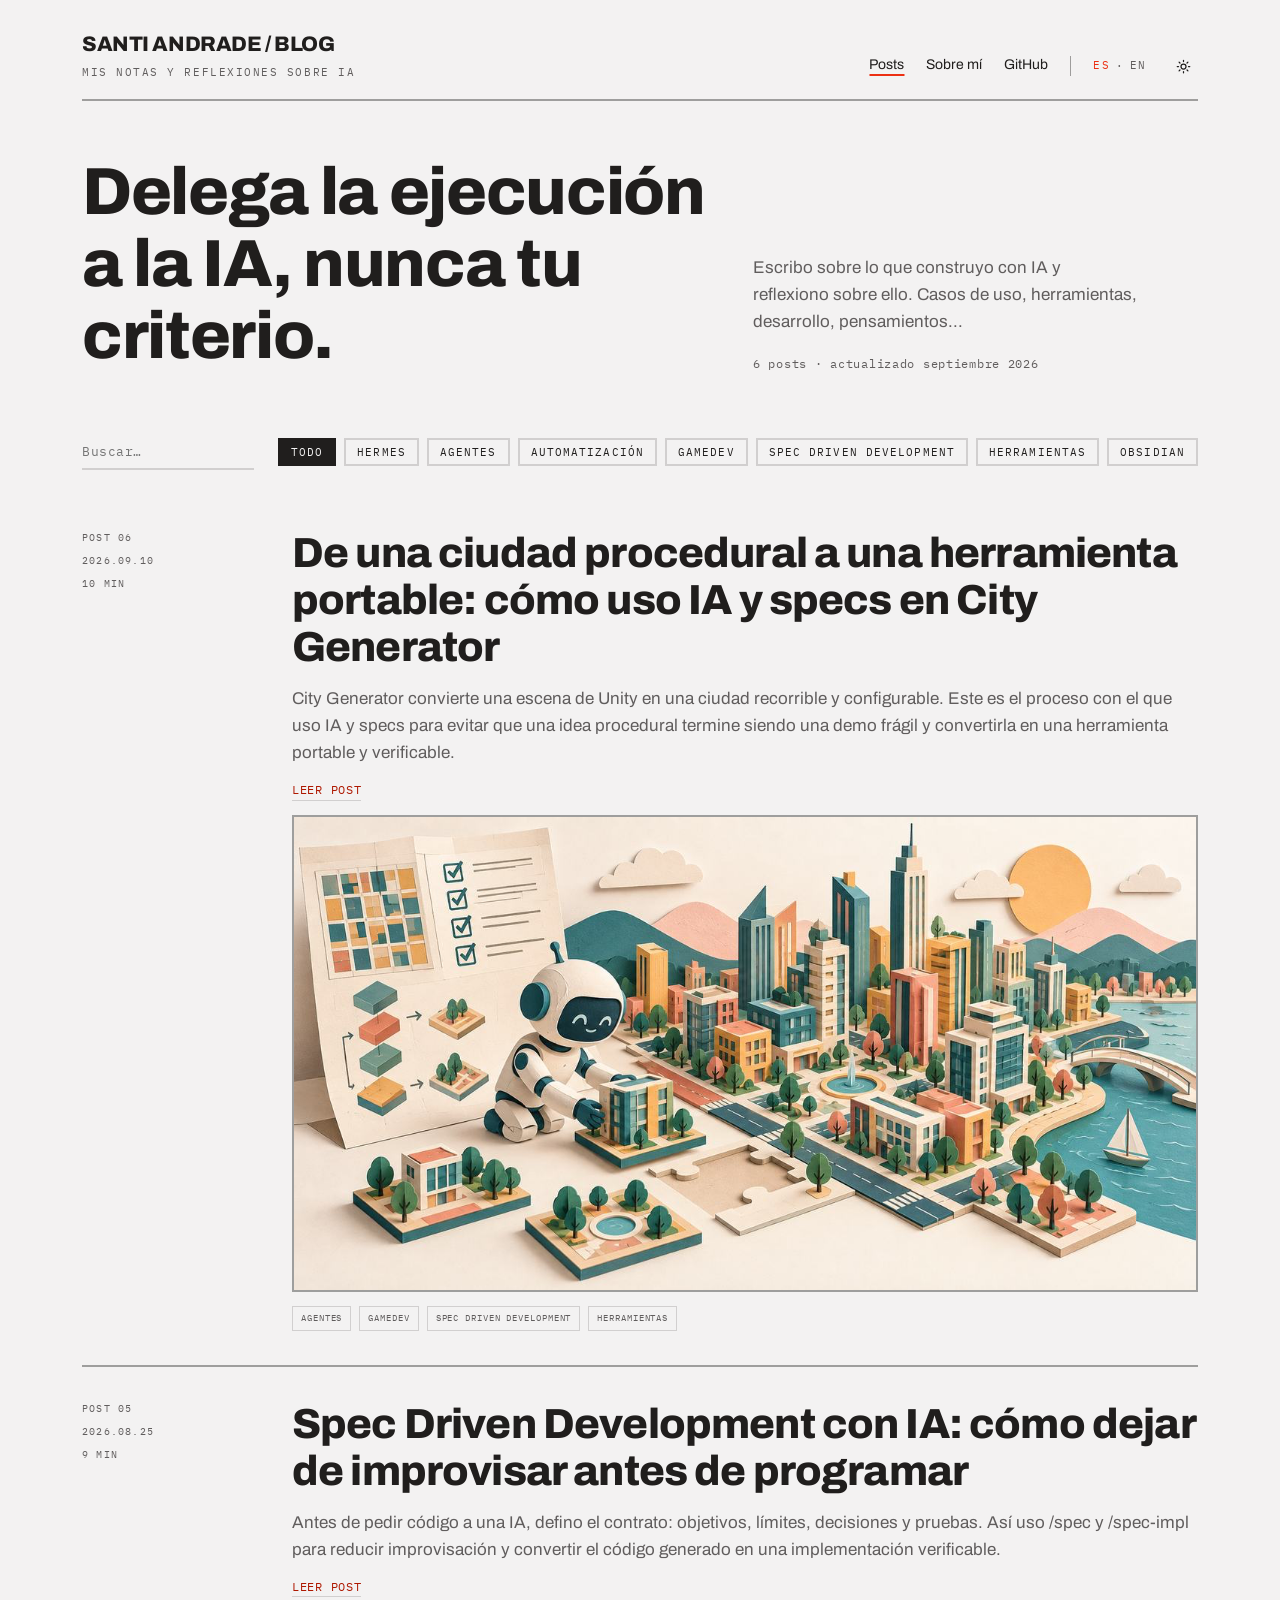
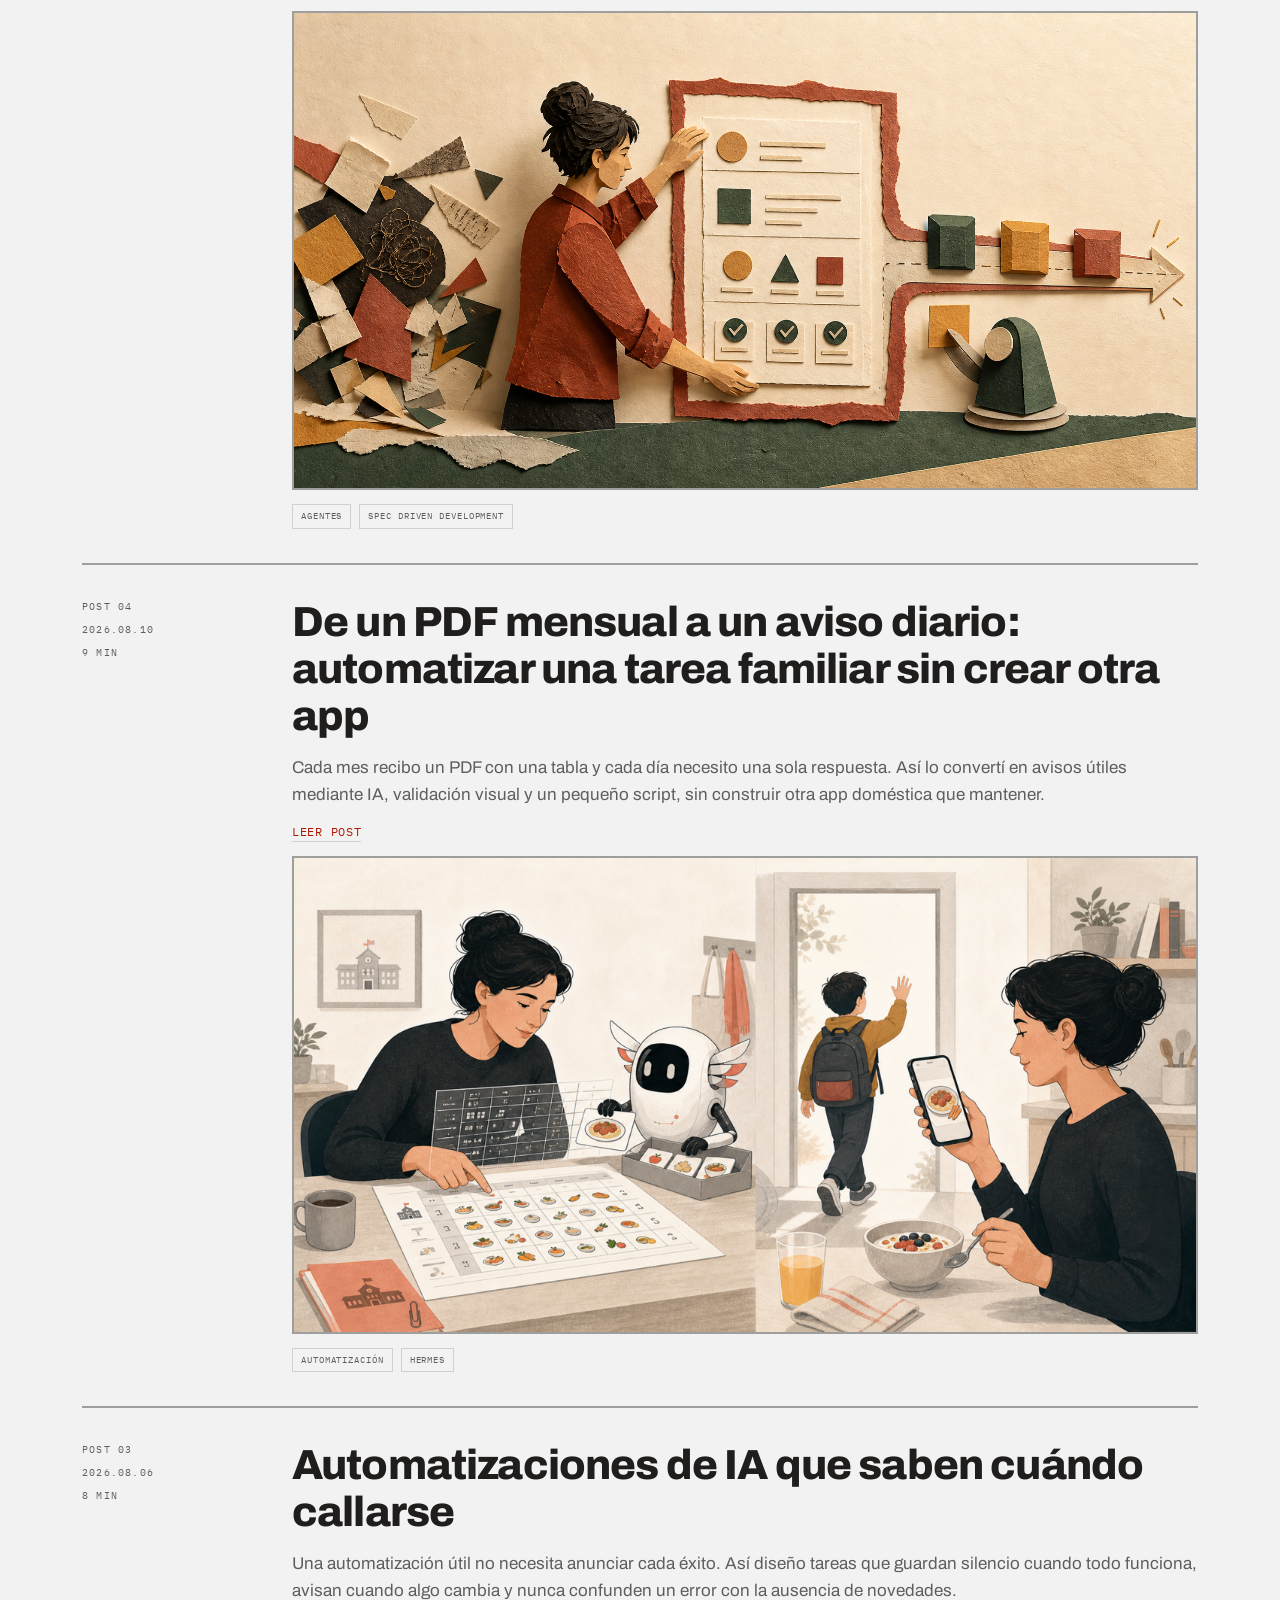
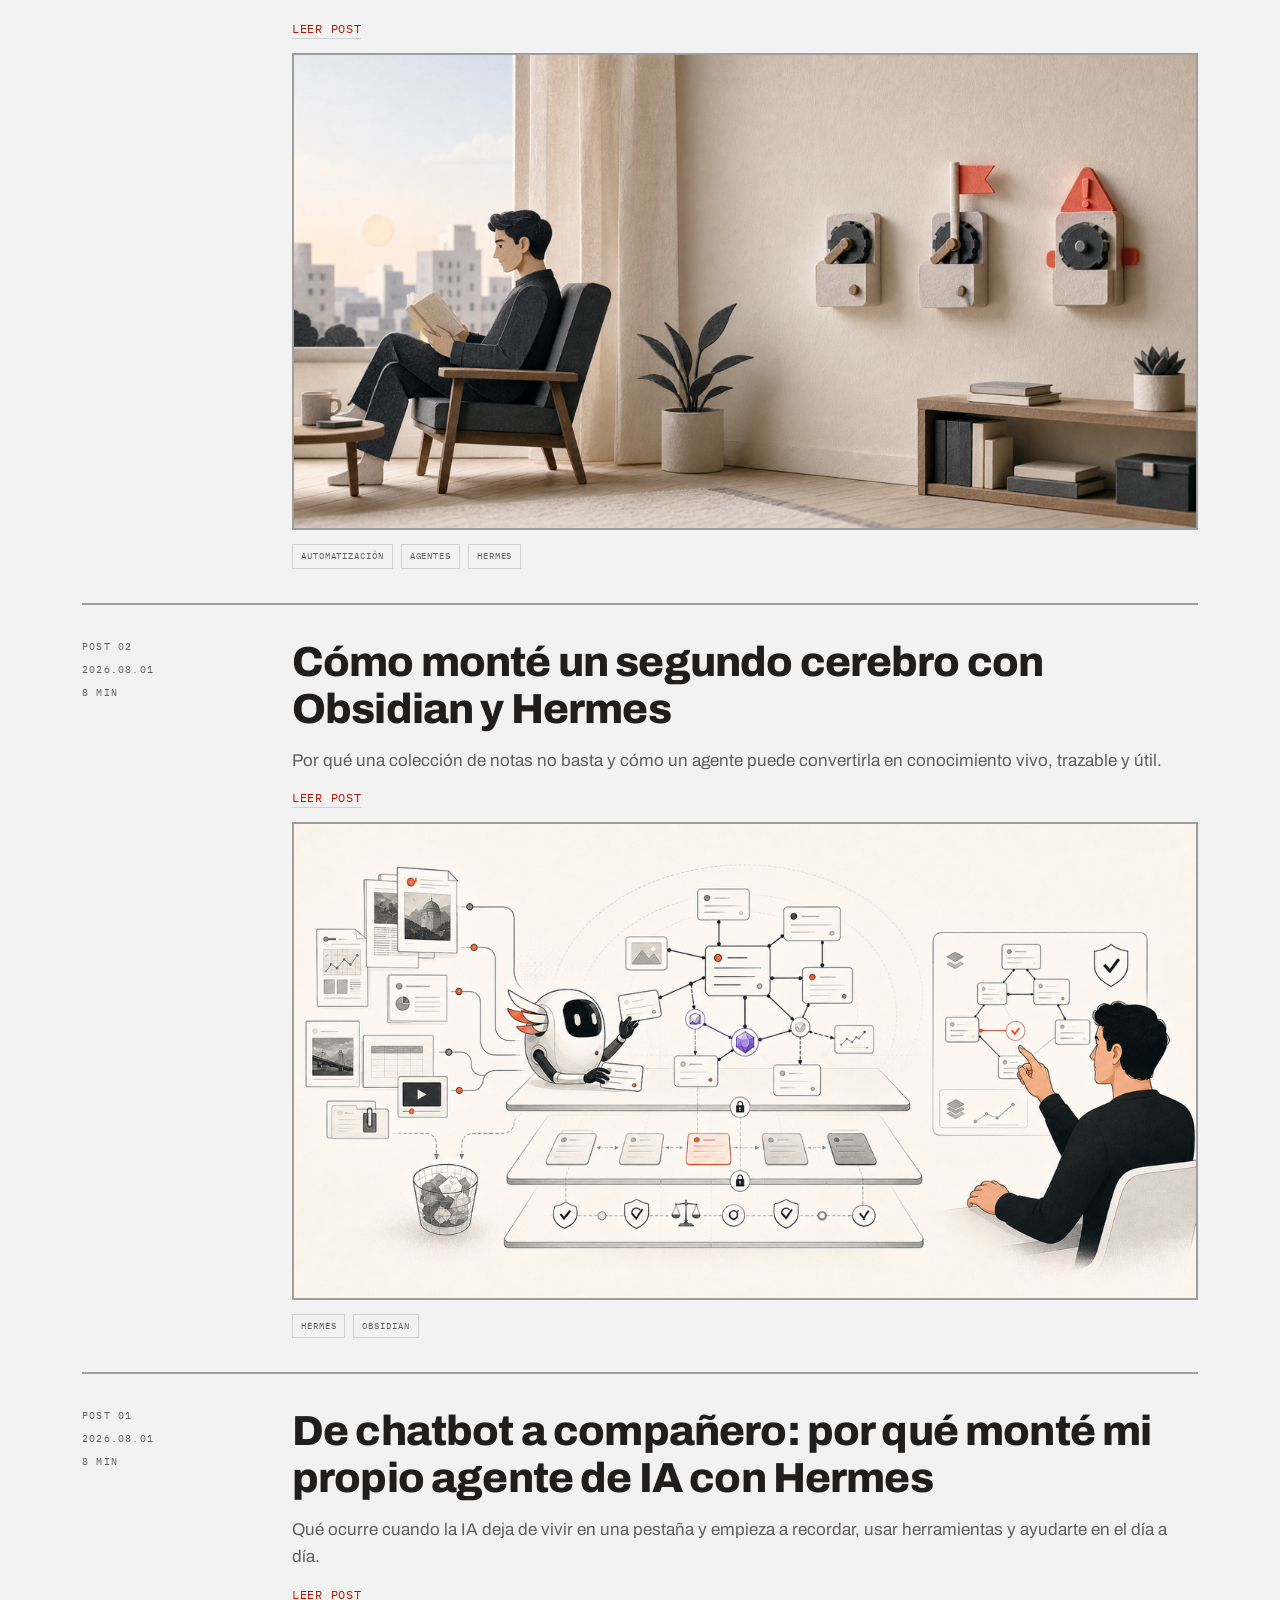
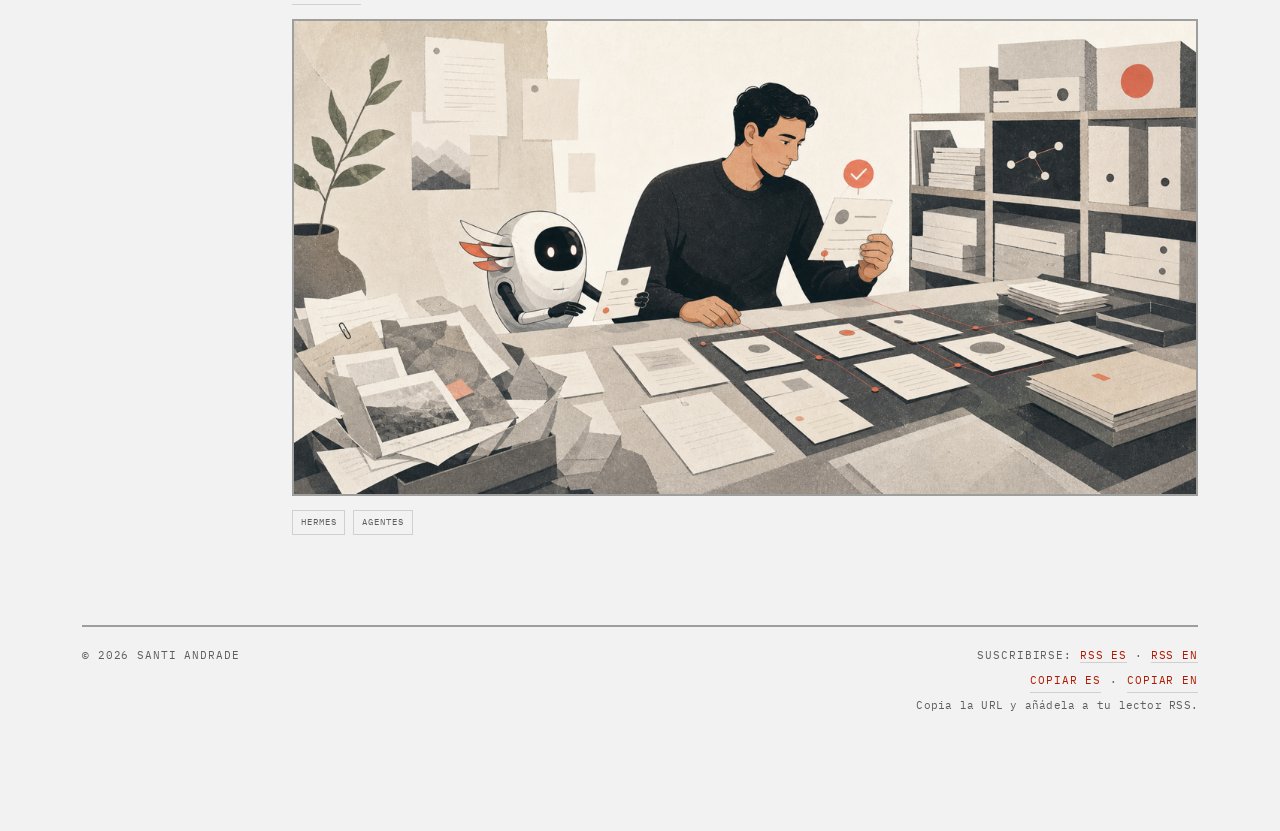
<file: index.html>
<!DOCTYPE html>
<html lang="es">
<head>
<meta charset="UTF-8">
<meta name="viewport" content="width=device-width, initial-scale=1">
<meta name="site-base" content="/blog/">
<meta name="site-origin" content="https://santiandrade.github.io">
<meta name="description" content="Notas y reflexiones sobre inteligencia artificial de Santi Andrade.">
<meta property="og:type" content="website">
<meta property="og:title" content="Santi Andrade / Blog">
<meta property="og:description" content="Notas y reflexiones sobre inteligencia artificial de Santi Andrade.">
<meta property="og:url" content="https://santiandrade.github.io/blog/">
<meta property="og:site_name" content="Santi Andrade / Blog">
<meta name="twitter:card" content="summary">
<meta name="twitter:title" content="Santi Andrade / Blog">
<meta name="twitter:description" content="Notas y reflexiones sobre inteligencia artificial de Santi Andrade.">
<link rel="canonical" href="https://santiandrade.github.io/blog/">
<link rel="alternate" type="application/rss+xml" title="Santi Andrade / Blog — Español" href="https://santiandrade.github.io/blog/feed.xml">
<link rel="alternate" type="application/rss+xml" title="Santi Andrade / Blog — English" href="https://santiandrade.github.io/blog/feed-en.xml">
<title>Santi Andrade / Blog</title>
<link rel="stylesheet" href="css/styles.css">
</head>
<body>

<div class="page" data-r="page">

<header class="site-header" data-r="head">
  <div class="brand">
    <a href="#" class="brand-link" data-go="home">SANTI ANDRADE / BLOG</a>
    <span class="brand-tagline"><span data-l="es">MIS NOTAS Y REFLEXIONES SOBRE IA</span><span data-l="en">MY NOTES AND REFLECTIONS ON AI</span></span>
  </div>
  <nav class="site-nav">
    <a href="#" class="nav-link" data-nav="home" data-go="home"><span data-l="es">Posts</span><span data-l="en">Posts</span></a>
    <a href="#" class="nav-link" data-nav="about" data-go="about"><span data-l="es">Sobre mí</span><span data-l="en">About</span></a>
    <a href="https://github.com/santiandrade" class="nav-link" target="_blank" rel="noopener">GitHub</a>
    <span class="nav-sep"></span>
    <div class="lang-switch">
      <button type="button" class="lang-btn" data-set-lang="es">ES</button>
      <span class="lang-switch-sep">·</span>
      <button type="button" class="lang-btn" data-set-lang="en">EN</button>
    </div>
    <button type="button" class="theme-toggle" data-theme-toggle aria-label="Cambiar tema" title="Claro / Oscuro">
      <svg data-icon="sun" width="15" height="15" viewBox="0 0 24 24" fill="none" stroke="currentColor" stroke-width="2" stroke-linecap="round"><circle cx="12" cy="12" r="4"></circle><path d="M12 2v2M12 20v2M4.93 4.93l1.41 1.41M17.66 17.66l1.41 1.41M2 12h2M20 12h2M6.34 17.66l-1.41 1.41M19.07 4.93l-1.41 1.41"></path></svg>
      <svg data-icon="moon" width="15" height="15" viewBox="0 0 24 24" fill="none" stroke="currentColor" stroke-width="2" stroke-linecap="round"><path d="M12 3a6 6 0 0 0 9 9 9 9 0 1 1-9-9Z"></path></svg>
    </button>
  </nav>
</header>

<!-- ─────────── HOME ─────────── -->
<main data-screen="home">
  <section class="hero" data-r="cols">
    <h1 class="hero-title">
      <span data-l="es">Delega la ejecución a la IA, nunca tu criterio.</span>
      <span data-l="en">Delegate execution to AI, never your judgement.</span>
    </h1>
    <div class="hero-copy">
      <p class="hero-lede">
        <span data-l="es">Escribo sobre lo que construyo con IA y reflexiono sobre ello. Casos de uso, herramientas, desarrollo, pensamientos...</span><span data-l="en">I write about what I build with AI and reflect on it. Use cases, tools, development, thoughts...</span>
      </p>
      <p class="hero-meta" data-post-meta>
        <span data-l="es">6 posts · actualizado septiembre 2026</span><span data-l="en">6 posts · updated September 2026</span>
      </p>
    </div>
  </section>

  <section class="search-bar" data-r="search">
    <input type="search" data-search class="search-input" placeholder="Buscar…">
    <div class="tag-bar" data-tagbar></div>
  </section>

  <div class="post-list" data-postlist>
    <p class="empty-state" data-empty hidden><span data-l="es">No hay posts que coincidan con la búsqueda.</span><span data-l="en">No posts match your search.</span></p>
  </div>
</main>

<!-- ─────────── POST ─────────── -->
<main data-screen="post">
  <div class="post-back">
    <a href="#" class="back-link" data-go="home"><span data-l="es">← Todos los posts</span><span data-l="en">← All posts</span></a>
  </div>

  <header class="post-header" data-post-header></header>

  <div class="post-doc" data-r="doc">
    <aside class="post-toc" data-post-toc>
      <span class="post-toc-label"><span data-l="es">Contenido</span><span data-l="en">Contents</span></span>
    </aside>

    <article class="post-body" data-post-body></article>
  </div>
</main>

<!-- ─────────── ABOUT ─────────── -->
<main data-screen="about">
  <section class="about-hero" data-r="cols">
    <div class="about-hero-text" data-about-hero-text></div>
    <div class="about-portrait" data-about-portrait></div>
  </section>

  <section class="about-section" data-r="cols">
    <h2 class="about-section-label" data-about-tools-label></h2>
    <div class="tool-grid" data-about-tools></div>
  </section>

  <section class="about-section" data-r="cols">
    <h2 class="about-section-label" data-about-contact-label></h2>
    <div class="contact-links" data-about-contact></div>
  </section>
</main>

<footer class="site-footer">
  <span>© <span data-year></span> Santi Andrade</span>
  <div class="rss-subscription">
    <span class="rss-links"><span data-l="es">Suscribirse:</span><span data-l="en">Subscribe:</span> <a class="rss-link" href="https://santiandrade.github.io/blog/feed.xml" aria-label="RSS en español">RSS ES</a> · <a class="rss-link" href="https://santiandrade.github.io/blog/feed-en.xml" aria-label="RSS in English">RSS EN</a></span>
    <span class="rss-copy-actions">
      <button type="button" class="rss-copy-btn" data-copy-rss="https://santiandrade.github.io/blog/feed.xml"><span data-l="es">Copiar ES</span><span data-l="en">Copy ES</span></button>
      <span aria-hidden="true">·</span>
      <button type="button" class="rss-copy-btn" data-copy-rss="https://santiandrade.github.io/blog/feed-en.xml"><span data-l="es">Copiar EN</span><span data-l="en">Copy EN</span></button>
    </span>
    <span class="rss-help"><span data-l="es">Copia la URL y añádela a tu lector RSS.</span><span data-l="en">Copy the URL and add it to your RSS reader.</span></span>
    <span class="rss-copy-status" data-rss-copy-status role="status" aria-live="polite" aria-atomic="true"></span>
  </div>
</footer>

</div>

<script src="js/data/tags.js" defer></script>
<script src="js/data/about.js" defer></script>
<script src="js/data/posts-meta.js" defer></script>
<script src="js/data/posts/hermes-agent.js" defer></script>
<script src="js/data/posts/segundo-cerebro-obsidian-hermes.js" defer></script>
<script src="js/data/posts/automatizaciones-ia-que-saben-cuando-callarse.js" defer></script>
<script src="js/data/posts/pdf-mensual-aviso-diario-automatizacion-familiar.js" defer></script>
<!-- Cada post nuevo añade aquí su propio <script src="js/data/posts/<id>.js" defer> -->
<script src="js/data/posts/spec-driven-development.js" defer></script>
<script src="js/data/posts/city-generator-unity-ia-spec-driven-development.js" defer></script>
<script src="js/main.js" defer></script>
<!-- Cloudflare Web Analytics --><script type='module' src='https://static.cloudflareinsights.com/beacon.min.js' data-cf-beacon='{"token": "be5500f960274573ae7186c8de15dc3d"}'></script><!-- End Cloudflare Web Analytics -->
</body>
</html>
</file>
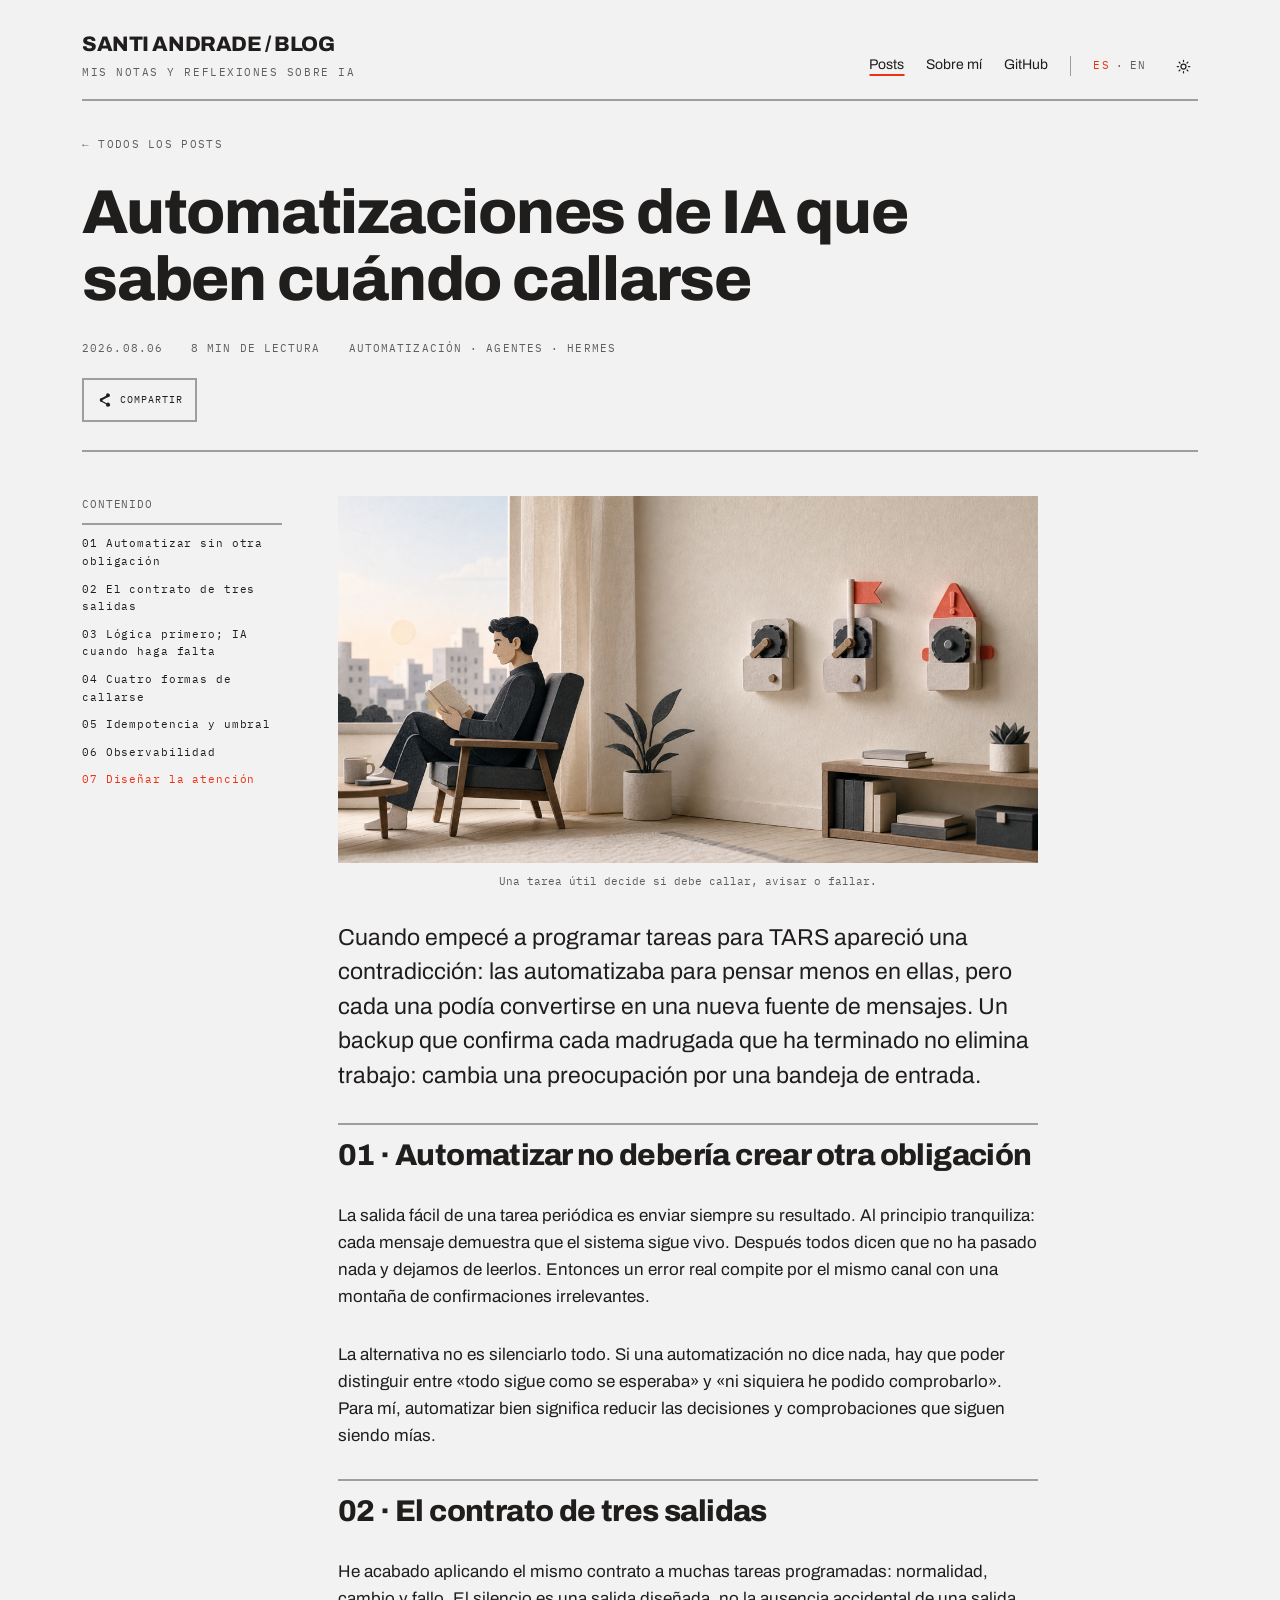
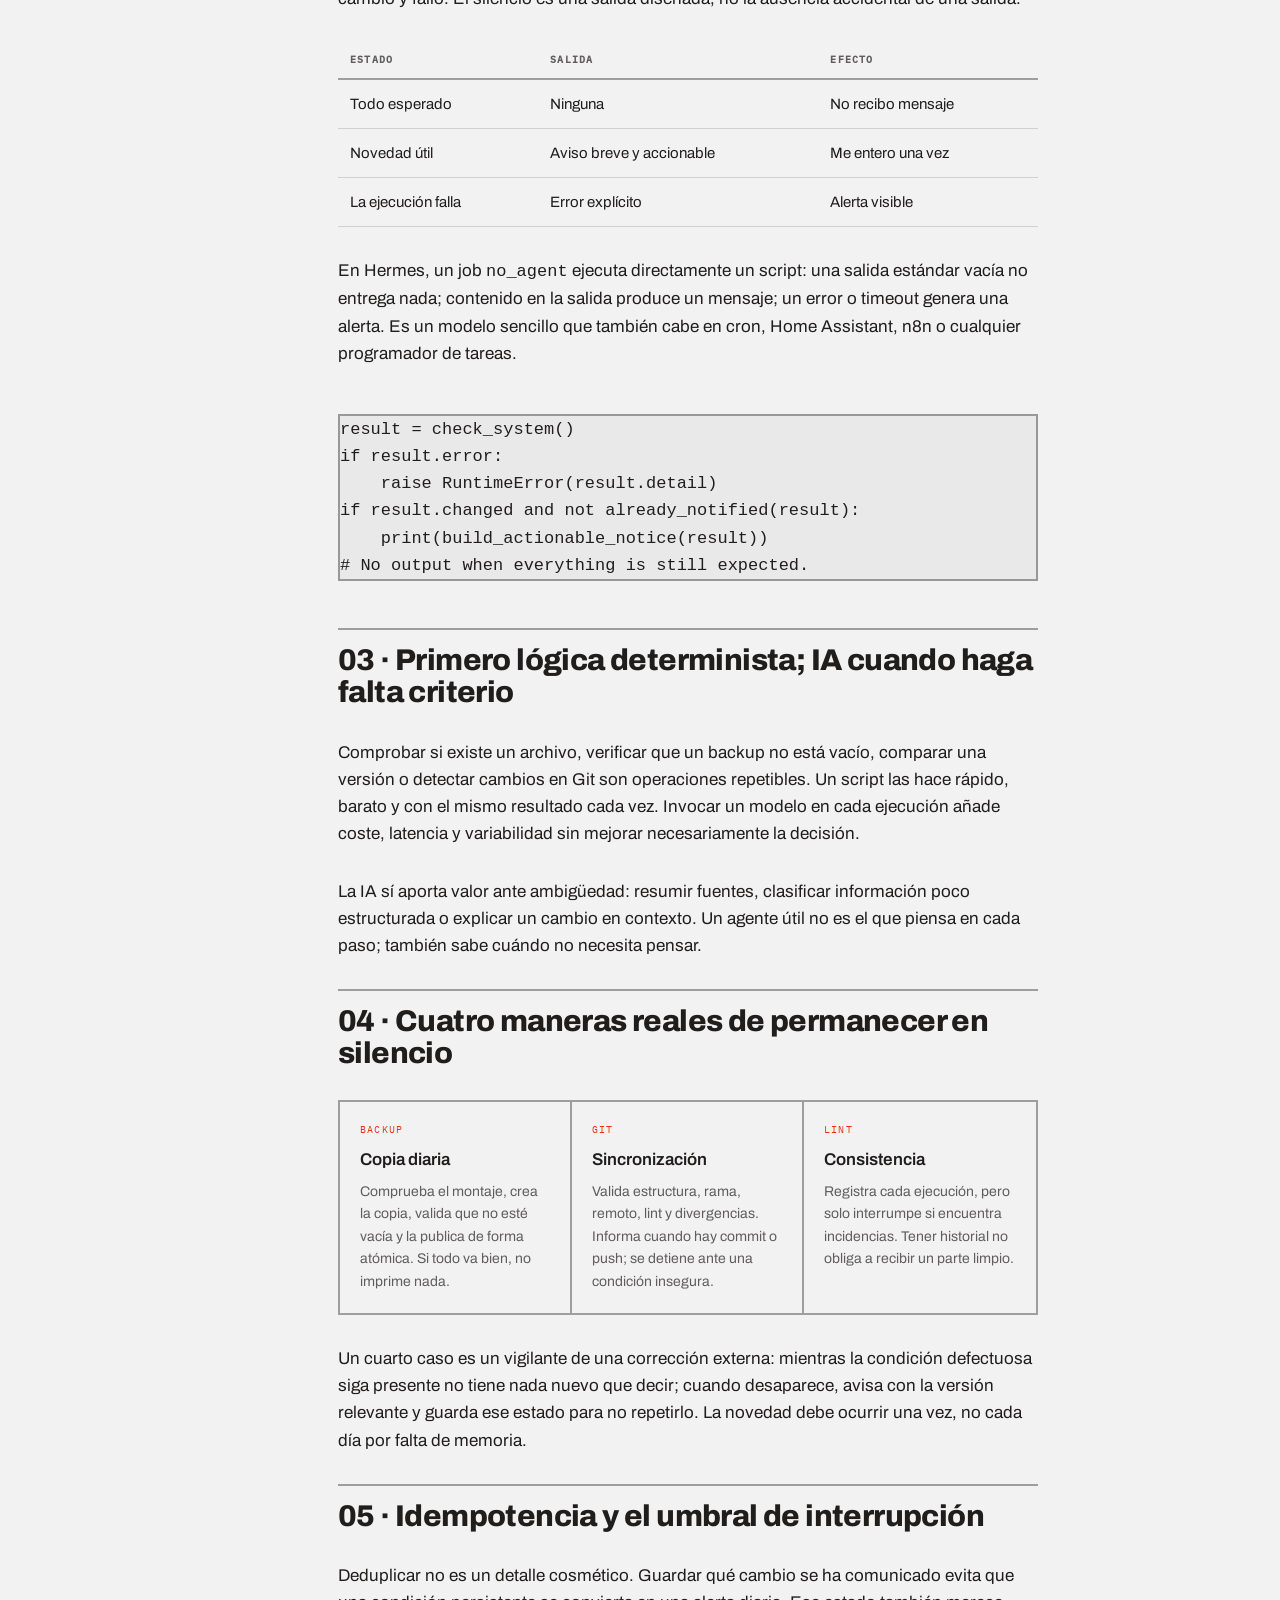
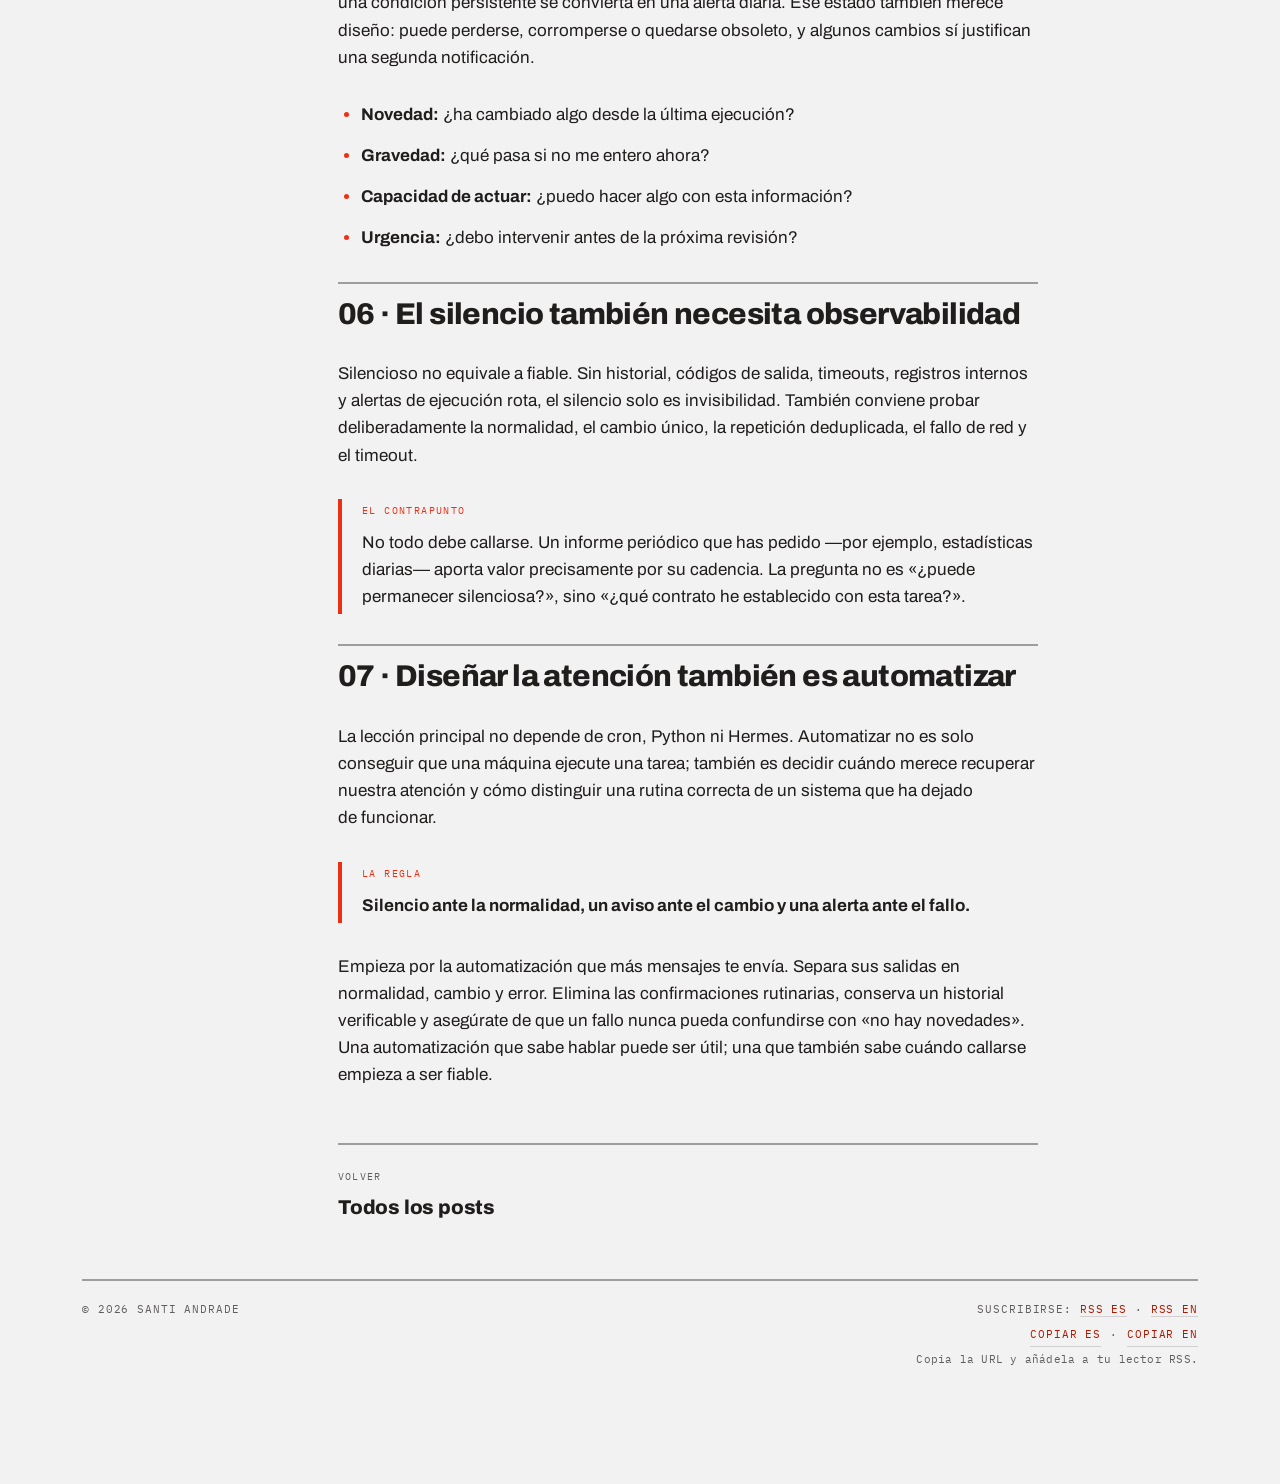
<file: automatizaciones-ia-que-saben-cuando-callarse/index.html>
<!DOCTYPE html>
<html lang="es">
<head>
<meta charset="UTF-8">
<meta name="viewport" content="width=device-width, initial-scale=1">
<meta name="site-base" content="/blog/">
<meta name="site-origin" content="https://santiandrade.github.io">
<meta name="initial-post" content="automatizaciones-ia-que-saben-cuando-callarse">
<base href="../">
<meta name="description" content="Una automatización útil no necesita anunciar cada éxito. Así diseño tareas que guardan silencio cuando todo funciona, avisan cuando algo cambia y nunca confunden un error con la ausencia de novedades.">
<meta property="og:type" content="article">
<meta property="og:title" content="Automatizaciones de IA que saben cuándo callarse / Santi Andrade">
<meta property="og:description" content="Una automatización útil no necesita anunciar cada éxito. Así diseño tareas que guardan silencio cuando todo funciona, avisan cuando algo cambia y nunca confunden un error con la ausencia de novedades.">
<meta property="og:url" content="https://santiandrade.github.io/blog/automatizaciones-ia-que-saben-cuando-callarse/">
<meta property="og:site_name" content="Santi Andrade / Blog">
<meta property="og:image" content="https://santiandrade.github.io/blog/assets/posts/automatizaciones-ia-que-saben-cuando-callarse.png">
<meta name="twitter:card" content="summary_large_image">
<meta name="twitter:image" content="https://santiandrade.github.io/blog/assets/posts/automatizaciones-ia-que-saben-cuando-callarse.png">
<meta name="twitter:title" content="Automatizaciones de IA que saben cuándo callarse / Santi Andrade">
<meta name="twitter:description" content="Una automatización útil no necesita anunciar cada éxito. Así diseño tareas que guardan silencio cuando todo funciona, avisan cuando algo cambia y nunca confunden un error con la ausencia de novedades.">
<link rel="canonical" href="https://santiandrade.github.io/blog/automatizaciones-ia-que-saben-cuando-callarse/">
<link rel="alternate" type="application/rss+xml" title="Santi Andrade / Blog — Español" href="https://santiandrade.github.io/blog/feed.xml">
<link rel="alternate" type="application/rss+xml" title="Santi Andrade / Blog — English" href="https://santiandrade.github.io/blog/feed-en.xml">
<title>Automatizaciones de IA que saben cuándo callarse / Santi Andrade</title>
<link rel="stylesheet" href="css/styles.css">
</head>
<body>

<div class="page" data-r="page">

<header class="site-header" data-r="head">
  <div class="brand">
    <a href="#" class="brand-link" data-go="home">SANTI ANDRADE / BLOG</a>
    <span class="brand-tagline"><span data-l="es">MIS NOTAS Y REFLEXIONES SOBRE IA</span><span data-l="en">MY NOTES AND REFLECTIONS ON AI</span></span>
  </div>
  <nav class="site-nav">
    <a href="#" class="nav-link" data-nav="home" data-go="home"><span data-l="es">Posts</span><span data-l="en">Posts</span></a>
    <a href="#" class="nav-link" data-nav="about" data-go="about"><span data-l="es">Sobre mí</span><span data-l="en">About</span></a>
    <a href="https://github.com/santiandrade" class="nav-link" target="_blank" rel="noopener">GitHub</a>
    <span class="nav-sep"></span>
    <div class="lang-switch">
      <button type="button" class="lang-btn" data-set-lang="es">ES</button>
      <span class="lang-switch-sep">·</span>
      <button type="button" class="lang-btn" data-set-lang="en">EN</button>
    </div>
    <button type="button" class="theme-toggle" data-theme-toggle aria-label="Cambiar tema" title="Claro / Oscuro">
      <svg data-icon="sun" width="15" height="15" viewBox="0 0 24 24" fill="none" stroke="currentColor" stroke-width="2" stroke-linecap="round"><circle cx="12" cy="12" r="4"></circle><path d="M12 2v2M12 20v2M4.93 4.93l1.41 1.41M17.66 17.66l1.41 1.41M2 12h2M20 12h2M6.34 17.66l-1.41 1.41M19.07 4.93l-1.41 1.41"></path></svg>
      <svg data-icon="moon" width="15" height="15" viewBox="0 0 24 24" fill="none" stroke="currentColor" stroke-width="2" stroke-linecap="round"><path d="M12 3a6 6 0 0 0 9 9 9 9 0 1 1-9-9Z"></path></svg>
    </button>
  </nav>
</header>

<!-- ─────────── HOME ─────────── -->
<main data-screen="home">
  <section class="hero" data-r="cols">
    <h1 class="hero-title">
      <span data-l="es">Delega la ejecución a la IA, nunca tu criterio.</span>
      <span data-l="en">Delegate execution to AI, never your judgement.</span>
    </h1>
    <div class="hero-copy">
      <p class="hero-lede">
        <span data-l="es">Escribo sobre lo que construyo con IA y reflexiono sobre ello. Casos de uso, herramientas, desarrollo, pensamientos...</span><span data-l="en">I write about what I build with AI and reflect on it. Use cases, tools, development, thoughts...</span>
      </p>
      <p class="hero-meta" data-post-meta>
        <span data-l="es">6 posts · actualizado septiembre 2026</span><span data-l="en">6 posts · updated September 2026</span>
      </p>
    </div>
  </section>

  <section class="search-bar" data-r="search">
    <input type="search" data-search class="search-input" placeholder="Buscar…">
    <div class="tag-bar" data-tagbar></div>
  </section>

  <div class="post-list" data-postlist>
    <p class="empty-state" data-empty hidden><span data-l="es">No hay posts que coincidan con la búsqueda.</span><span data-l="en">No posts match your search.</span></p>
  </div>

  <section class="quote-banner" data-r="banner">
    <div class="quote-banner-body">
      <p class="quote-text"><span data-l="es">«Solo podemos ver a corta distancia, pero podemos ver mucho de lo que queda por hacer.»</span><span data-l="en">"We can only see a short distance ahead, but we can see plenty there that needs to be done."</span></p>
      <span class="quote-author">Alan Turing · Computing Machinery and Intelligence (1950)</span>
    </div>
  </section>
</main>

<!-- ─────────── POST ─────────── -->
<main data-screen="post">
  <div class="post-back">
    <a href="#" class="back-link" data-go="home"><span data-l="es">← Todos los posts</span><span data-l="en">← All posts</span></a>
  </div>

  <header class="post-header" data-post-header></header>

  <div class="post-doc" data-r="doc">
    <aside class="post-toc" data-post-toc>
      <span class="post-toc-label"><span data-l="es">Contenido</span><span data-l="en">Contents</span></span>
    </aside>

    <article class="post-body" data-post-body></article>
  </div>
</main>

<!-- ─────────── ABOUT ─────────── -->
<main data-screen="about">
  <section class="about-hero" data-r="cols">
    <div class="about-hero-text" data-about-hero-text></div>
    <div class="about-portrait" data-about-portrait></div>
  </section>

  <section class="about-section" data-r="cols">
    <h2 class="about-section-label" data-about-tools-label></h2>
    <div class="tool-grid" data-about-tools></div>
  </section>

  <section class="about-section" data-r="cols">
    <h2 class="about-section-label" data-about-contact-label></h2>
    <div class="contact-links" data-about-contact></div>
  </section>
</main>

<footer class="site-footer">
  <span>© <span data-year></span> Santi Andrade</span>
  <div class="rss-subscription">
    <span class="rss-links"><span data-l="es">Suscribirse:</span><span data-l="en">Subscribe:</span> <a class="rss-link" href="https://santiandrade.github.io/blog/feed.xml" aria-label="RSS en español">RSS ES</a> · <a class="rss-link" href="https://santiandrade.github.io/blog/feed-en.xml" aria-label="RSS in English">RSS EN</a></span>
    <span class="rss-copy-actions">
      <button type="button" class="rss-copy-btn" data-copy-rss="https://santiandrade.github.io/blog/feed.xml"><span data-l="es">Copiar ES</span><span data-l="en">Copy ES</span></button>
      <span aria-hidden="true">·</span>
      <button type="button" class="rss-copy-btn" data-copy-rss="https://santiandrade.github.io/blog/feed-en.xml"><span data-l="es">Copiar EN</span><span data-l="en">Copy EN</span></button>
    </span>
    <span class="rss-help"><span data-l="es">Copia la URL y añádela a tu lector RSS.</span><span data-l="en">Copy the URL and add it to your RSS reader.</span></span>
    <span class="rss-copy-status" data-rss-copy-status role="status" aria-live="polite" aria-atomic="true"></span>
  </div>
</footer>

</div>

<script src="js/data/tags.js" defer></script>
<script src="js/data/about.js" defer></script>
<script src="js/data/posts-meta.js" defer></script>
<script src="js/data/posts/hermes-agent.js" defer></script>
<script src="js/data/posts/segundo-cerebro-obsidian-hermes.js" defer></script>
<script src="js/data/posts/automatizaciones-ia-que-saben-cuando-callarse.js" defer></script>
<script src="js/data/posts/pdf-mensual-aviso-diario-automatizacion-familiar.js" defer></script>
<!-- Cada post nuevo añade aquí su propio <script src="js/data/posts/<id>.js" defer> -->
<script src="js/data/posts/spec-driven-development.js" defer></script>
<script src="js/data/posts/city-generator-unity-ia-spec-driven-development.js" defer></script>
<script src="js/main.js" defer></script>
<!-- Cloudflare Web Analytics --><script type='module' src='https://static.cloudflareinsights.com/beacon.min.js' data-cf-beacon='{"token": "be5500f960274573ae7186c8de15dc3d"}'></script><!-- End Cloudflare Web Analytics -->
</body>
</html>
</file>
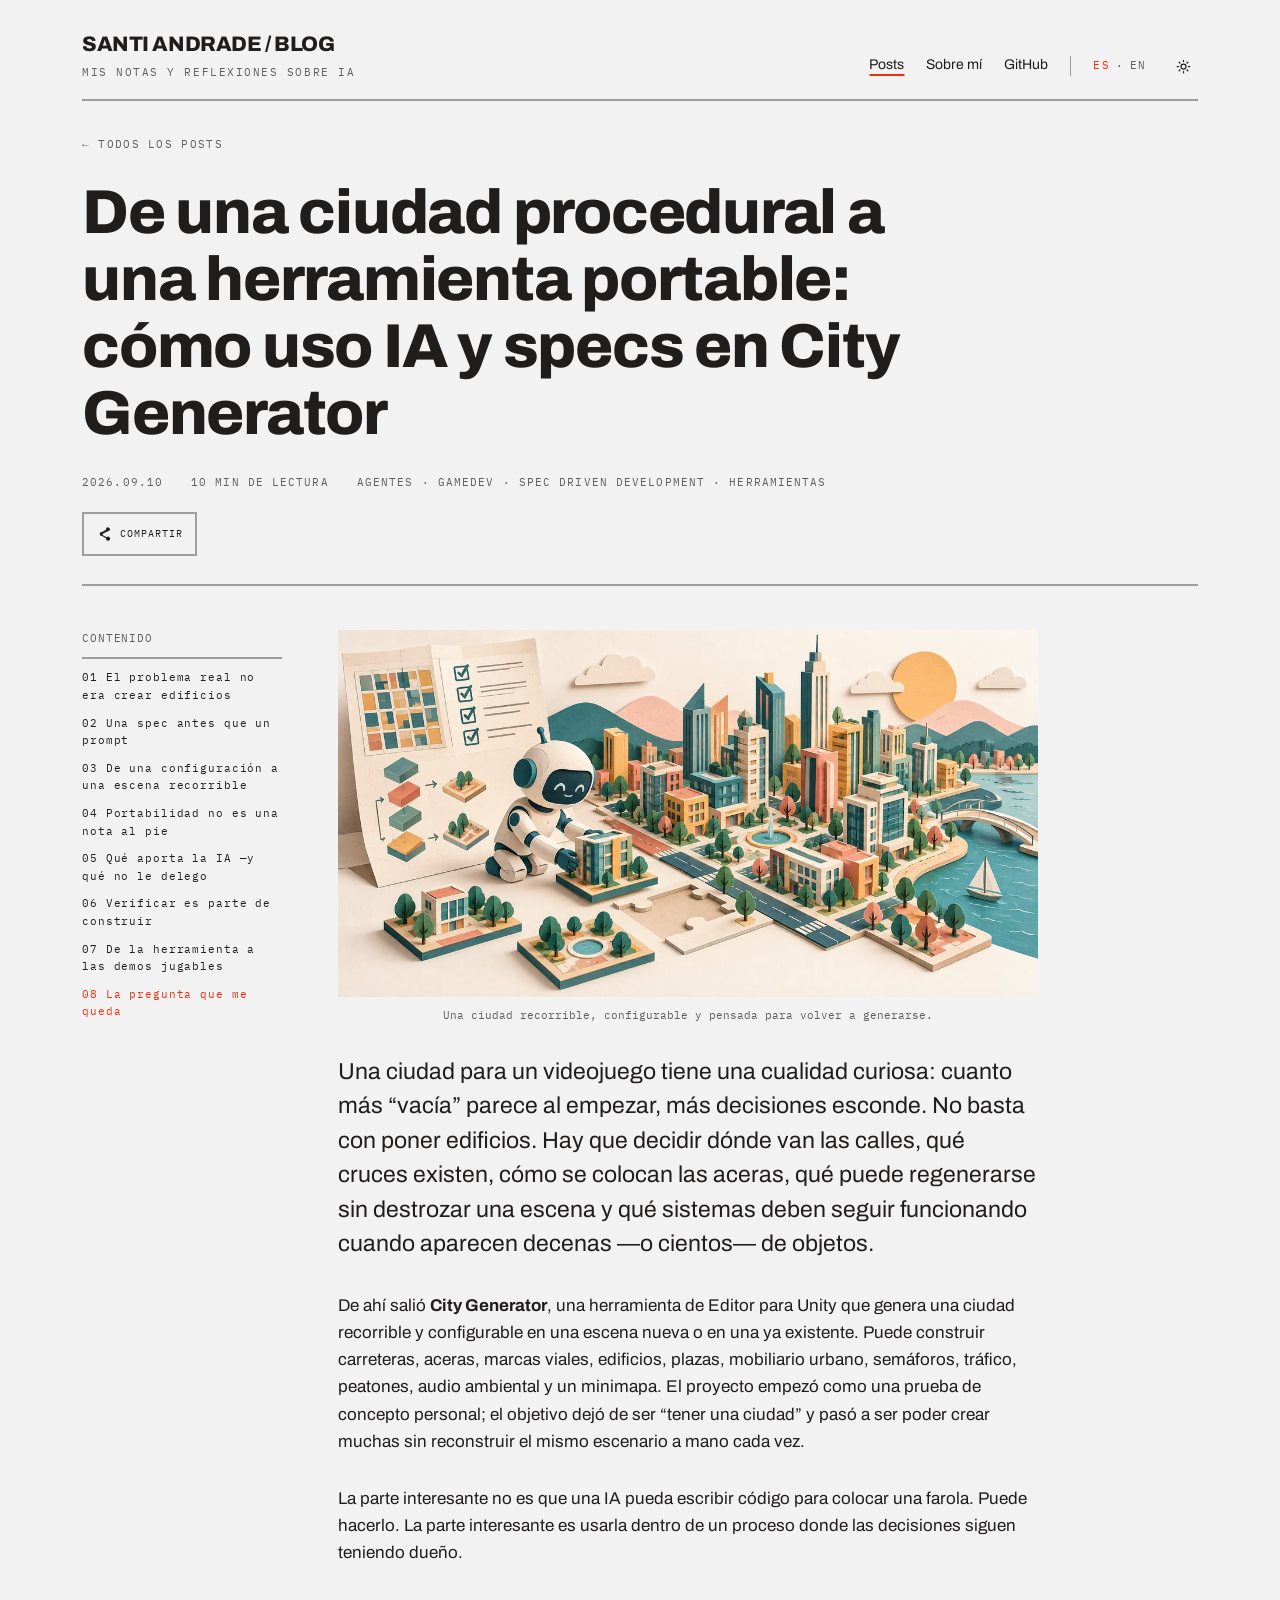
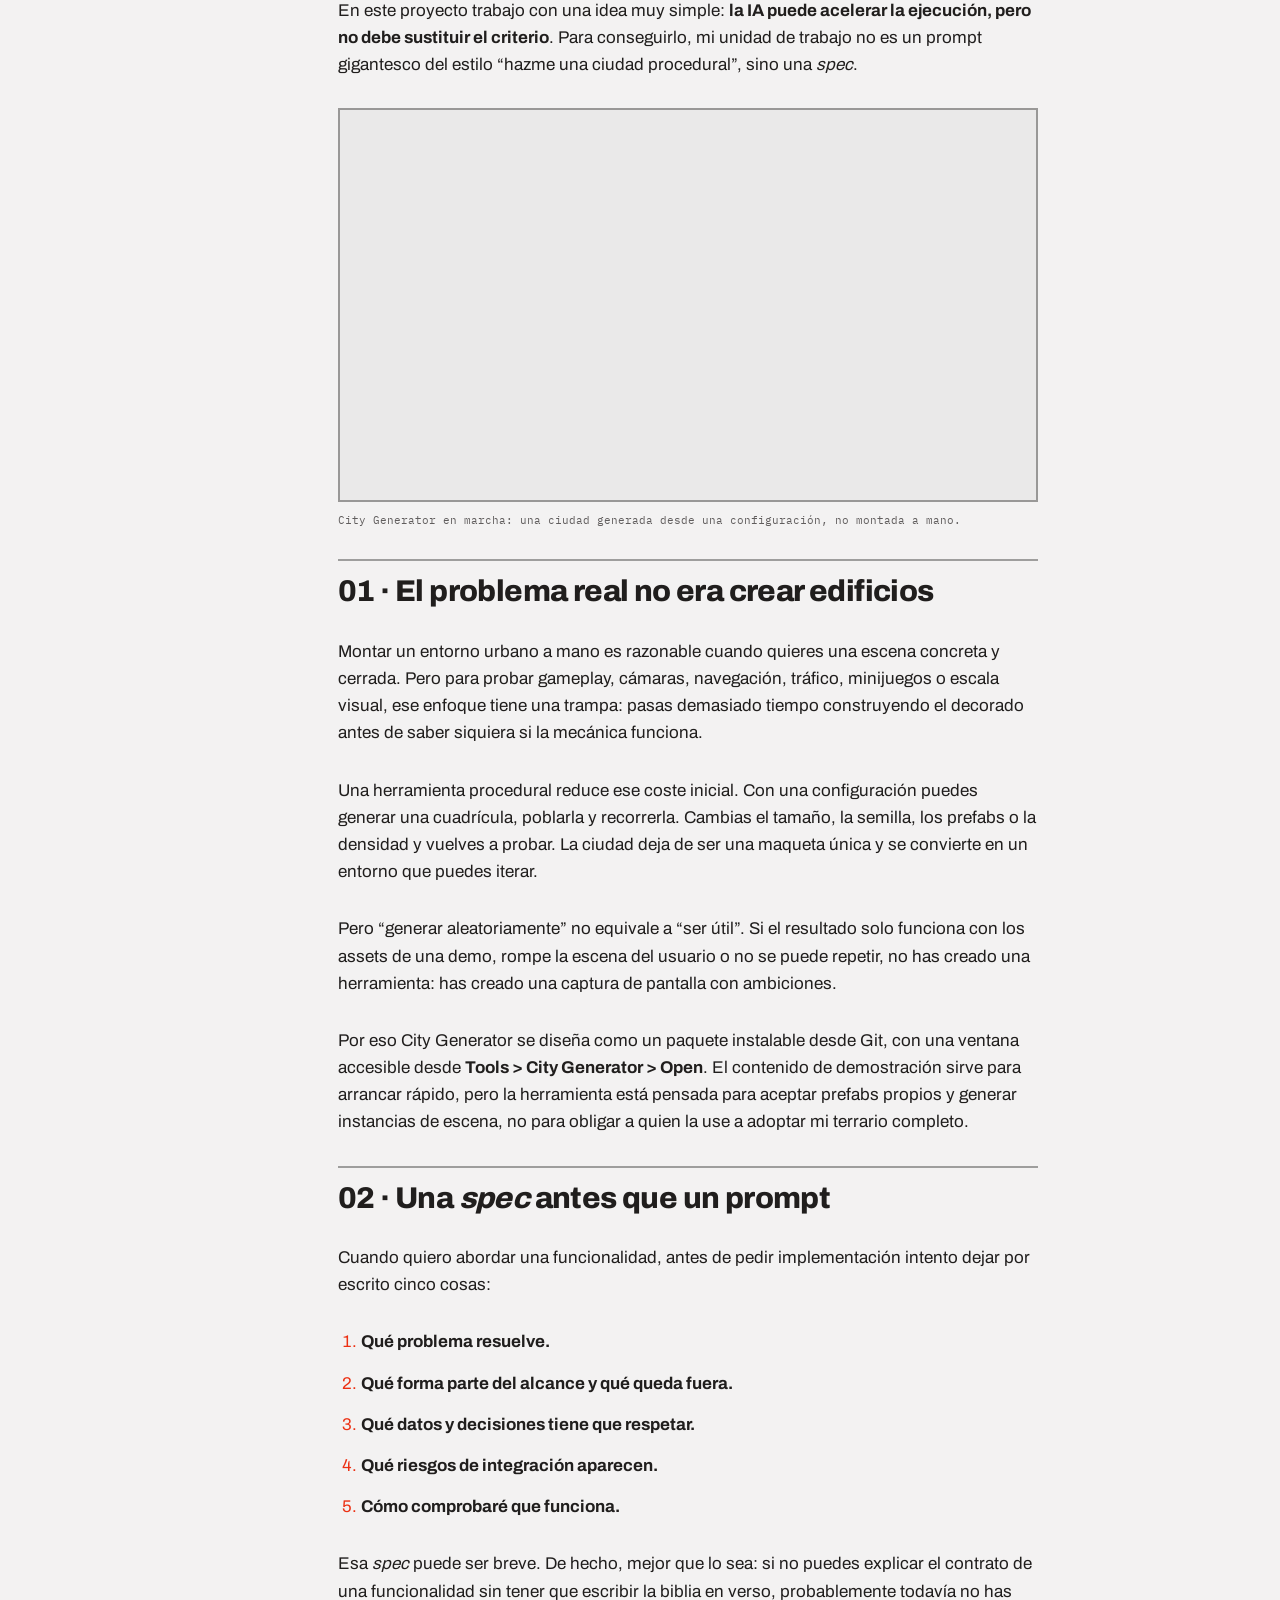
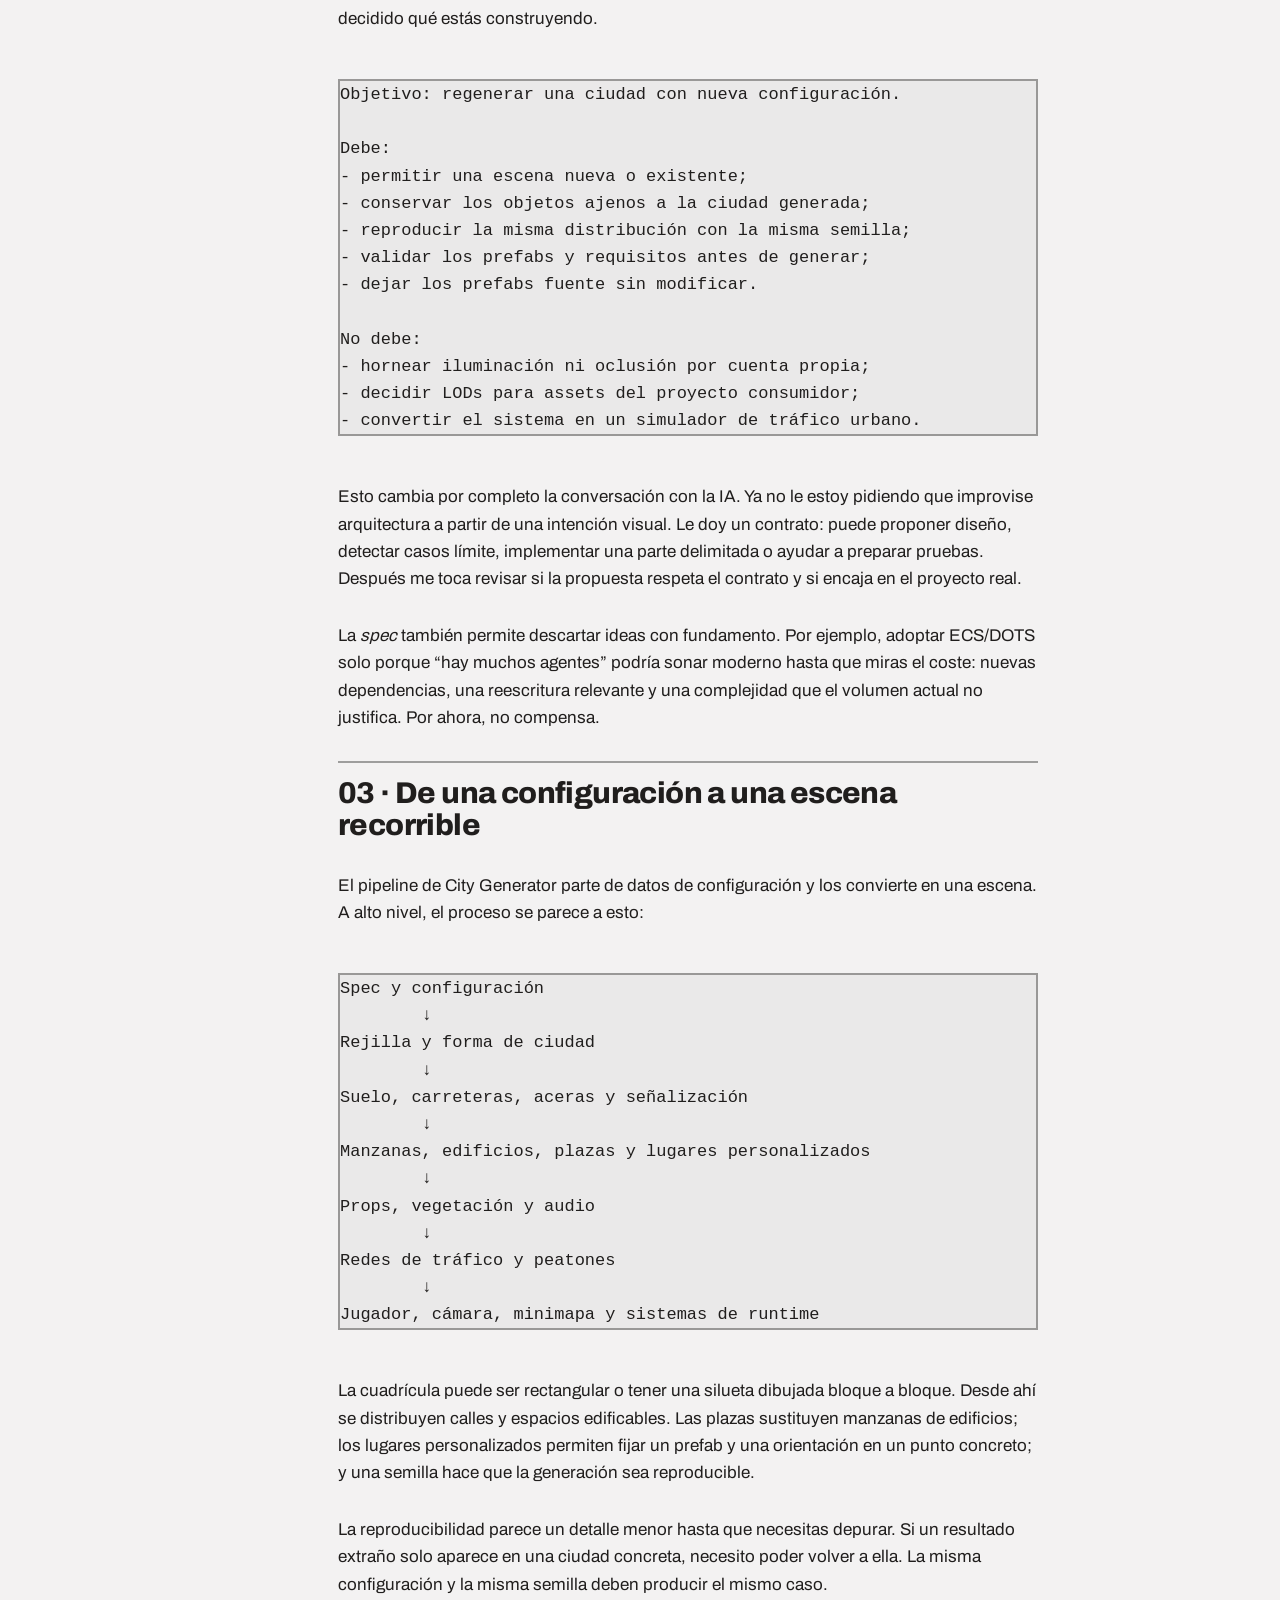
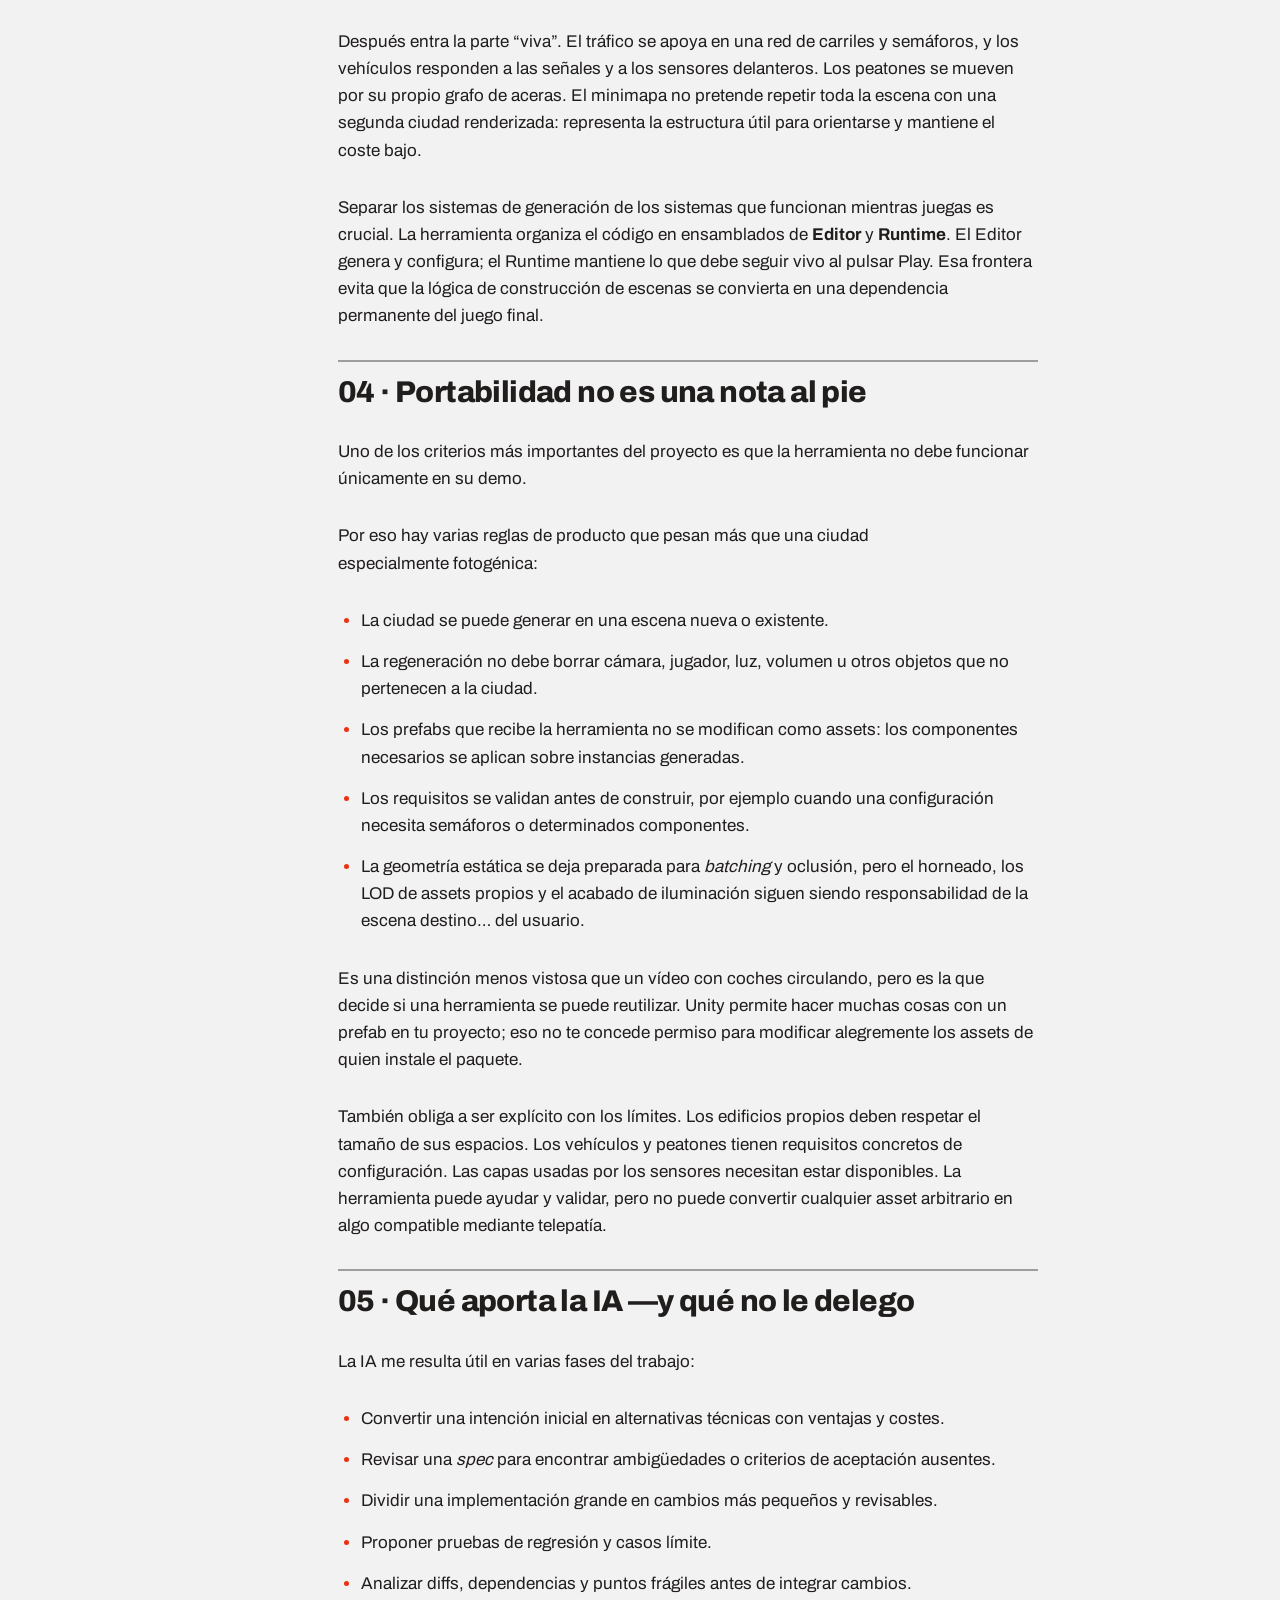
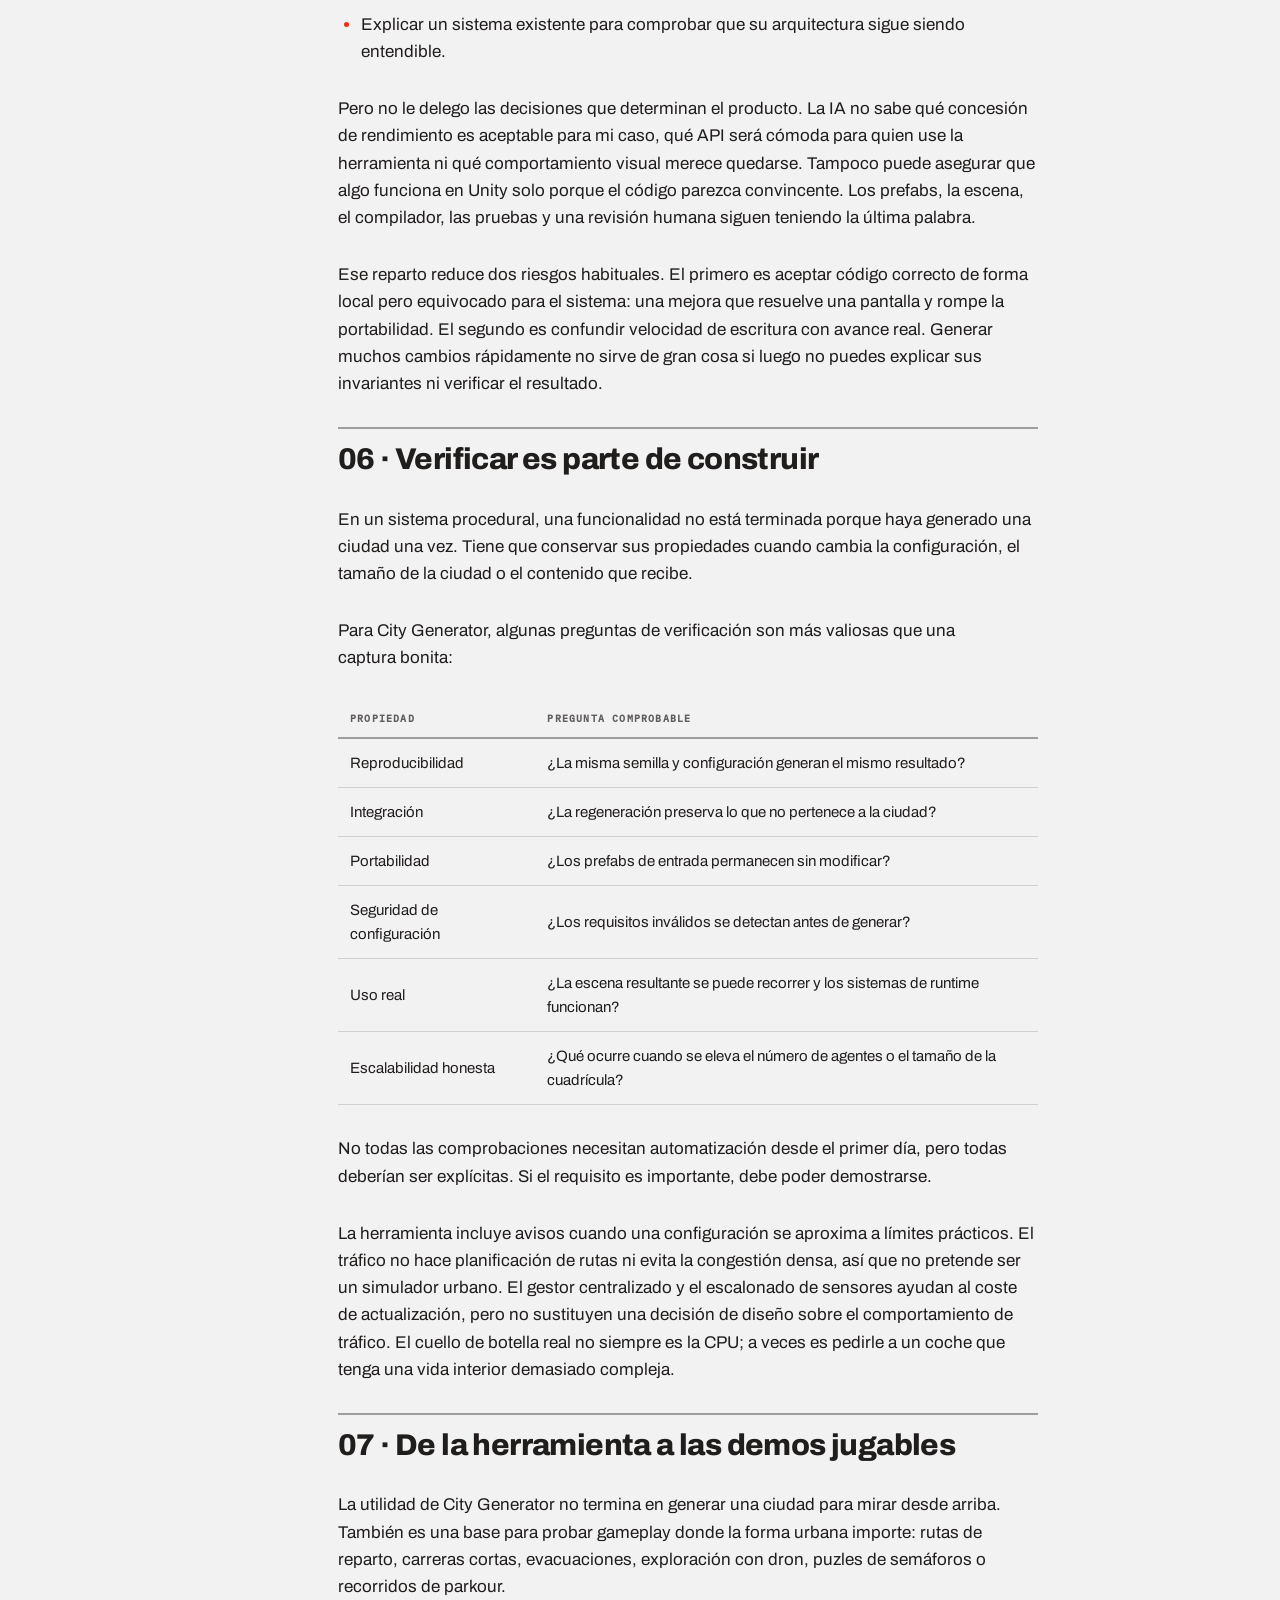
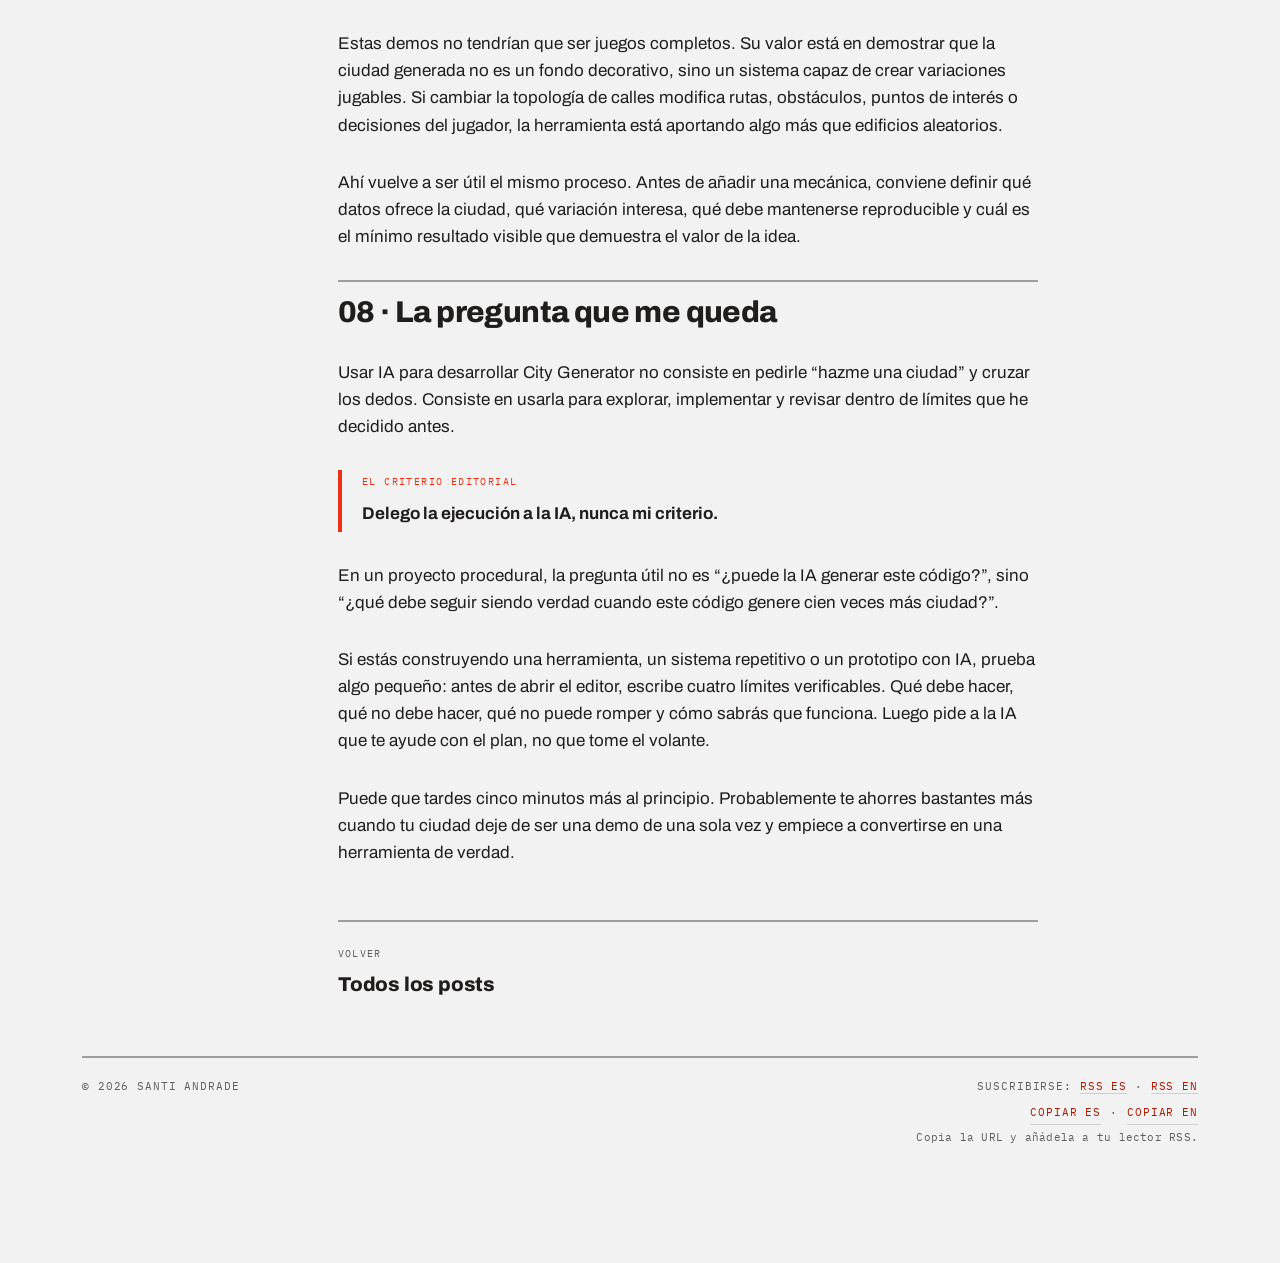
<file: city-generator-unity-ia-spec-driven-development/index.html>
<!DOCTYPE html>
<html lang="es">
<head>
<meta charset="UTF-8">
<meta name="viewport" content="width=device-width, initial-scale=1">
<meta name="site-base" content="/blog/">
<meta name="site-origin" content="https://santiandrade.github.io">
<meta name="initial-post" content="city-generator-unity-ia-spec-driven-development">
<base href="../">
<meta name="description" content="City Generator convierte una escena de Unity en una ciudad recorrible y configurable. El proceso combina IA y specs para convertir una idea procedural en una herramienta portable y verificable.">
<meta property="og:type" content="article">
<meta property="og:title" content="De una ciudad procedural a una herramienta portable: cómo uso IA y specs en City Generator / Santi Andrade">
<meta property="og:description" content="City Generator convierte una escena de Unity en una ciudad recorrible y configurable. El proceso combina IA y specs para convertir una idea procedural en una herramienta portable y verificable.">
<meta property="og:url" content="https://santiandrade.github.io/blog/city-generator-unity-ia-spec-driven-development/">
<meta property="og:site_name" content="Santi Andrade / Blog">
<meta name="twitter:card" content="summary_large_image">
<meta property="og:image" content="https://santiandrade.github.io/blog/assets/posts/city-generator-unity-ia-spec-driven-development.png">
<meta name="twitter:image" content="https://santiandrade.github.io/blog/assets/posts/city-generator-unity-ia-spec-driven-development.png">
<meta name="twitter:title" content="From a procedural city to a portable tool: how I use AI and specs in City Generator / Santi Andrade">
<meta name="twitter:description" content="City Generator turns a Unity scene into a walkable, configurable city. The process combines AI and specs to turn a procedural idea into a portable, verifiable tool.">
<link rel="canonical" href="https://santiandrade.github.io/blog/city-generator-unity-ia-spec-driven-development/">
<link rel="alternate" type="application/rss+xml" title="Santi Andrade / Blog — Español" href="https://santiandrade.github.io/blog/feed.xml">
<link rel="alternate" type="application/rss+xml" title="Santi Andrade / Blog — English" href="https://santiandrade.github.io/blog/feed-en.xml">
<title>De una ciudad procedural a una herramienta portable: cómo uso IA y specs en City Generator / Santi Andrade</title>
<link rel="stylesheet" href="css/styles.css">
</head>
<body>

<div class="page" data-r="page">

<header class="site-header" data-r="head">
  <div class="brand">
    <a href="#" class="brand-link" data-go="home">SANTI ANDRADE / BLOG</a>
    <span class="brand-tagline"><span data-l="es">MIS NOTAS Y REFLEXIONES SOBRE IA</span><span data-l="en">MY NOTES AND REFLECTIONS ON AI</span></span>
  </div>
  <nav class="site-nav">
    <a href="#" class="nav-link" data-nav="home" data-go="home"><span data-l="es">Posts</span><span data-l="en">Posts</span></a>
    <a href="#" class="nav-link" data-nav="about" data-go="about"><span data-l="es">Sobre mí</span><span data-l="en">About</span></a>
    <a href="https://github.com/santiandrade" class="nav-link" target="_blank" rel="noopener">GitHub</a>
    <span class="nav-sep"></span>
    <div class="lang-switch">
      <button type="button" class="lang-btn" data-set-lang="es">ES</button>
      <span class="lang-switch-sep">·</span>
      <button type="button" class="lang-btn" data-set-lang="en">EN</button>
    </div>
    <button type="button" class="theme-toggle" data-theme-toggle aria-label="Cambiar tema" title="Claro / Oscuro">
      <svg data-icon="sun" width="15" height="15" viewBox="0 0 24 24" fill="none" stroke="currentColor" stroke-width="2" stroke-linecap="round"><circle cx="12" cy="12" r="4"></circle><path d="M12 2v2M12 20v2M4.93 4.93l1.41 1.41M17.66 17.66l1.41 1.41M2 12h2M20 12h2M6.34 17.66l-1.41 1.41M19.07 4.93l-1.41 1.41"></path></svg>
      <svg data-icon="moon" width="15" height="15" viewBox="0 0 24 24" fill="none" stroke="currentColor" stroke-width="2" stroke-linecap="round"><path d="M12 3a6 6 0 0 0 9 9 9 9 0 1 1-9-9Z"></path></svg>
    </button>
  </nav>
</header>

<!-- ─────────── HOME ─────────── -->
<main data-screen="home">
  <section class="hero" data-r="cols">
    <h1 class="hero-title">
      <span data-l="es">Delega la ejecución a la IA, nunca tu criterio.</span>
      <span data-l="en">Delegate execution to AI, never your judgement.</span>
    </h1>
    <div class="hero-copy">
      <p class="hero-lede">
        <span data-l="es">Escribo sobre lo que construyo con IA y reflexiono sobre ello. Casos de uso, herramientas, desarrollo, pensamientos...</span><span data-l="en">I write about what I build with AI and reflect on it. Use cases, tools, development, thoughts...</span>
      </p>
      <p class="hero-meta" data-post-meta>
        <span data-l="es">6 posts · actualizado septiembre 2026</span><span data-l="en">6 posts · updated September 2026</span>
      </p>
    </div>
  </section>

  <section class="search-bar" data-r="search">
    <input type="search" data-search class="search-input" placeholder="Buscar…">
    <div class="tag-bar" data-tagbar></div>
  </section>

  <div class="post-list" data-postlist>
    <p class="empty-state" data-empty hidden><span data-l="es">No hay posts que coincidan con la búsqueda.</span><span data-l="en">No posts match your search.</span></p>
  </div>
</main>

<!-- ─────────── POST ─────────── -->
<main data-screen="post">
  <div class="post-back">
    <a href="#" class="back-link" data-go="home"><span data-l="es">← Todos los posts</span><span data-l="en">← All posts</span></a>
  </div>

  <header class="post-header" data-post-header></header>

  <div class="post-doc" data-r="doc">
    <aside class="post-toc" data-post-toc>
      <span class="post-toc-label"><span data-l="es">Contenido</span><span data-l="en">Contents</span></span>
    </aside>

    <article class="post-body" data-post-body></article>
  </div>
</main>

<!-- ─────────── ABOUT ─────────── -->
<main data-screen="about">
  <section class="about-hero" data-r="cols">
    <div class="about-hero-text" data-about-hero-text></div>
    <div class="about-portrait" data-about-portrait></div>
  </section>

  <section class="about-section" data-r="cols">
    <h2 class="about-section-label" data-about-tools-label></h2>
    <div class="tool-grid" data-about-tools></div>
  </section>

  <section class="about-section" data-r="cols">
    <h2 class="about-section-label" data-about-contact-label></h2>
    <div class="contact-links" data-about-contact></div>
  </section>
</main>

<footer class="site-footer">
  <span>© <span data-year></span> Santi Andrade</span>
  <div class="rss-subscription">
    <span class="rss-links"><span data-l="es">Suscribirse:</span><span data-l="en">Subscribe:</span> <a class="rss-link" href="https://santiandrade.github.io/blog/feed.xml" aria-label="RSS en español">RSS ES</a> · <a class="rss-link" href="https://santiandrade.github.io/blog/feed-en.xml" aria-label="RSS in English">RSS EN</a></span>
    <span class="rss-copy-actions">
      <button type="button" class="rss-copy-btn" data-copy-rss="https://santiandrade.github.io/blog/feed.xml"><span data-l="es">Copiar ES</span><span data-l="en">Copy ES</span></button>
      <span aria-hidden="true">·</span>
      <button type="button" class="rss-copy-btn" data-copy-rss="https://santiandrade.github.io/blog/feed-en.xml"><span data-l="es">Copiar EN</span><span data-l="en">Copy EN</span></button>
    </span>
    <span class="rss-help"><span data-l="es">Copia la URL y añádela a tu lector RSS.</span><span data-l="en">Copy the URL and add it to your RSS reader.</span></span>
    <span class="rss-copy-status" data-rss-copy-status role="status" aria-live="polite" aria-atomic="true"></span>
  </div>
</footer>

</div>

<script src="js/data/tags.js" defer></script>
<script src="js/data/about.js" defer></script>
<script src="js/data/posts-meta.js" defer></script>
<script src="js/data/posts/hermes-agent.js" defer></script>
<script src="js/data/posts/segundo-cerebro-obsidian-hermes.js" defer></script>
<script src="js/data/posts/automatizaciones-ia-que-saben-cuando-callarse.js" defer></script>
<script src="js/data/posts/pdf-mensual-aviso-diario-automatizacion-familiar.js" defer></script>
<!-- Cada post nuevo añade aquí su propio <script src="js/data/posts/<id>.js" defer> -->
<script src="js/data/posts/spec-driven-development.js" defer></script>
<script src="js/data/posts/city-generator-unity-ia-spec-driven-development.js" defer></script>
<script src="js/main.js" defer></script>
<!-- Cloudflare Web Analytics --><script type='module' src='https://static.cloudflareinsights.com/beacon.min.js' data-cf-beacon='{"token": "be5500f960274573ae7186c8de15dc3d"}'></script><!-- End Cloudflare Web Analytics -->
</body>
</html>
</file>
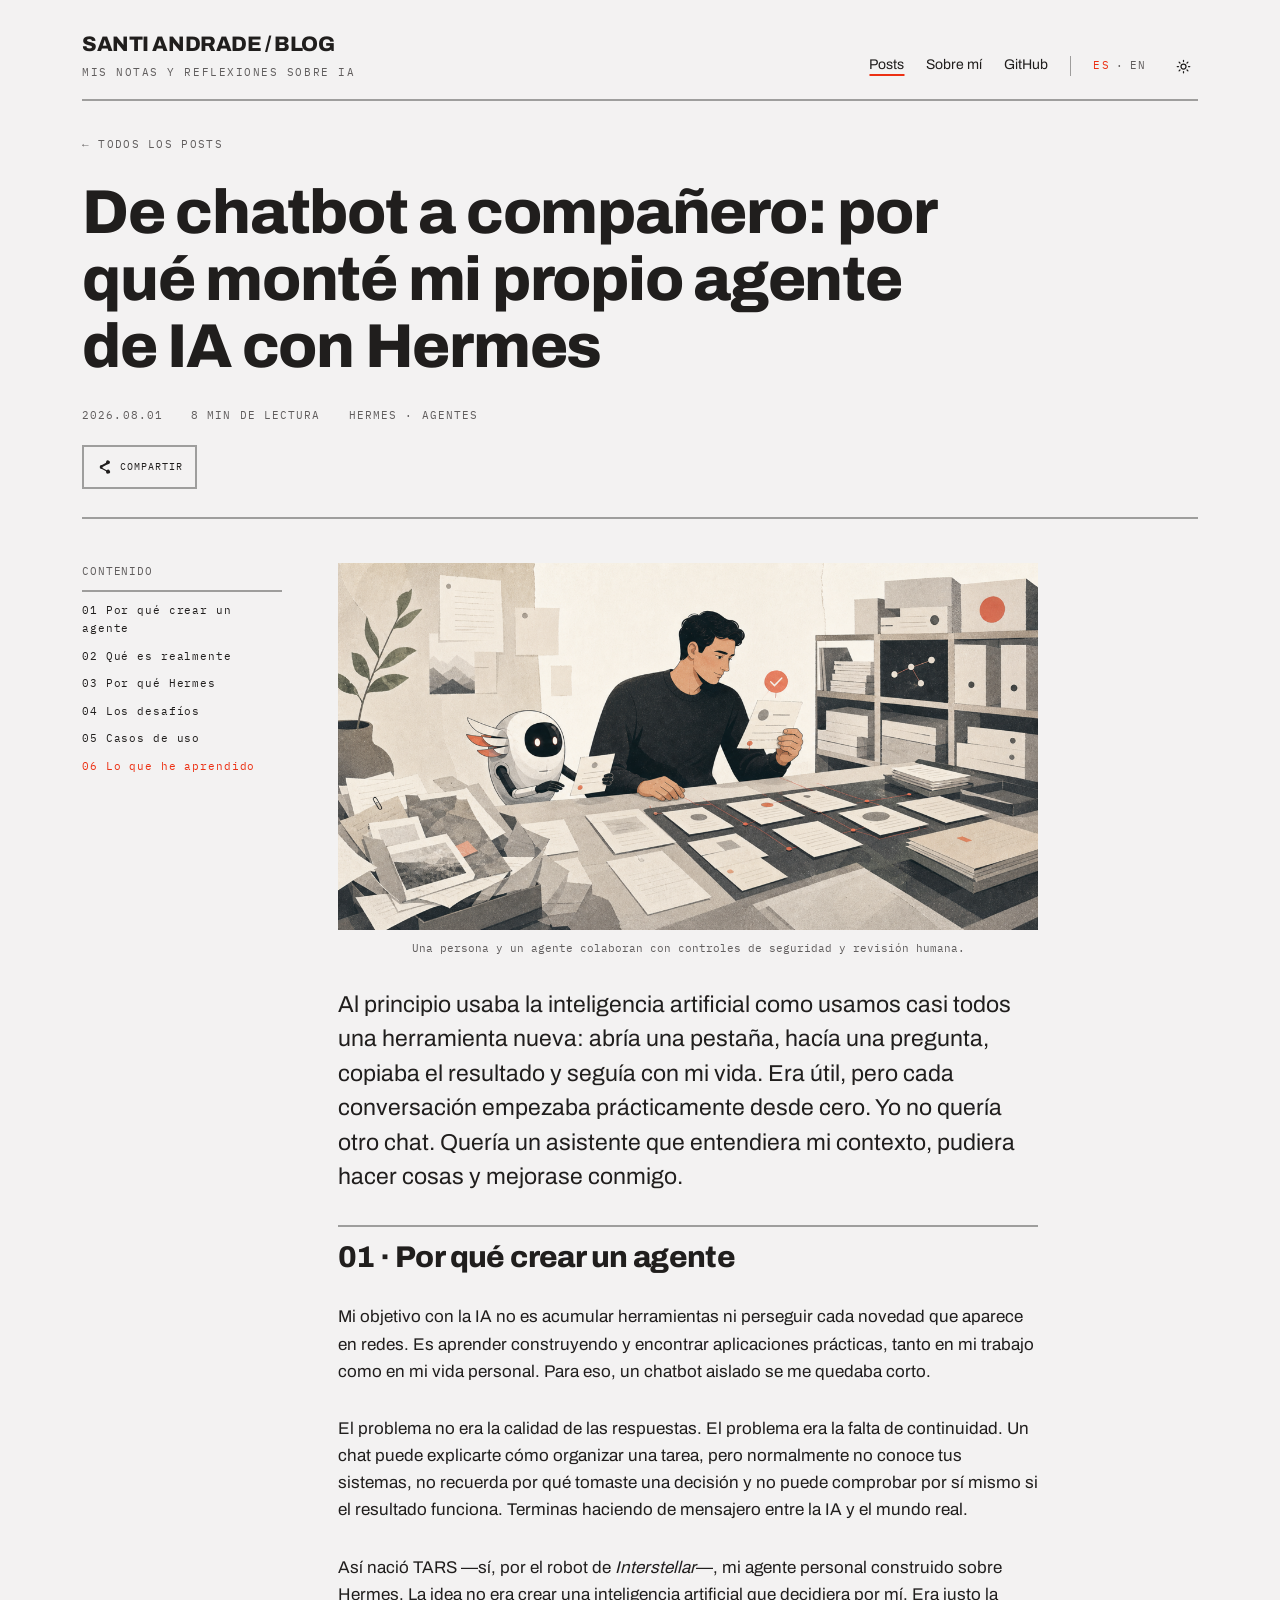
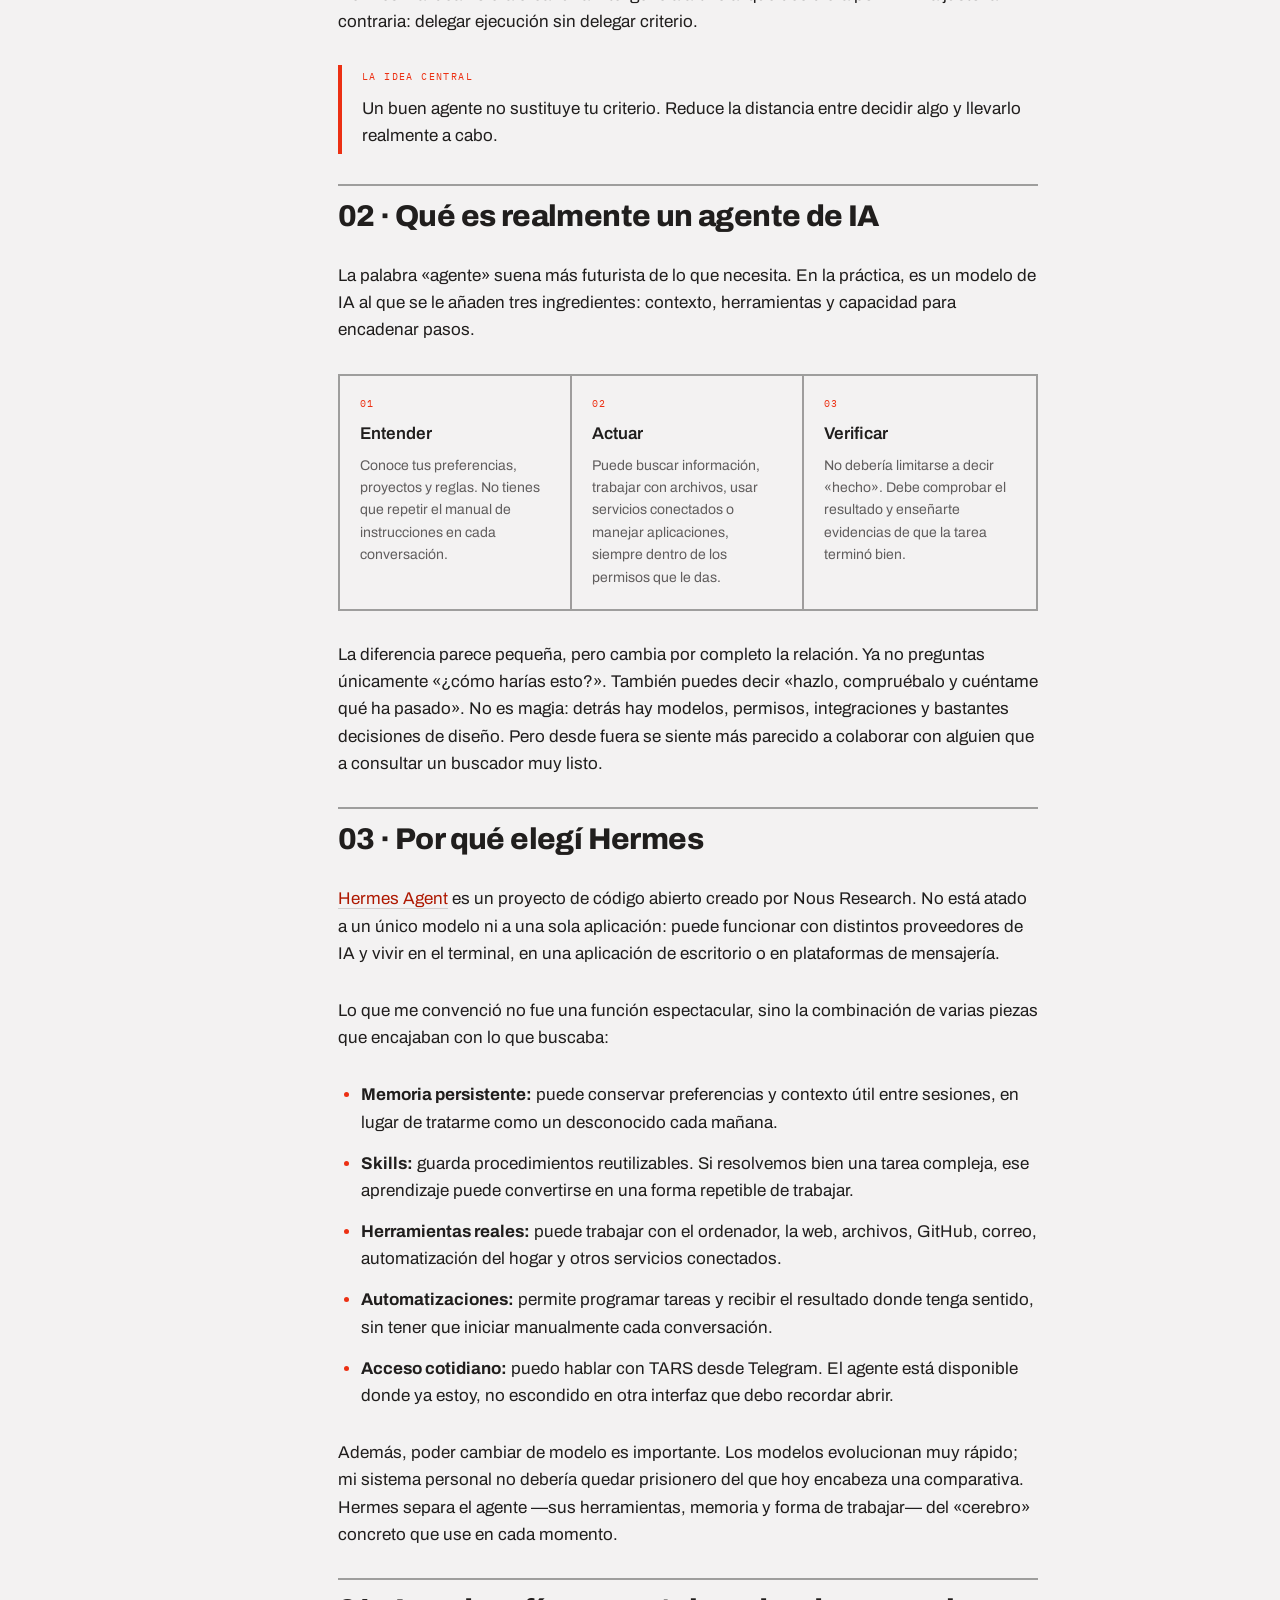
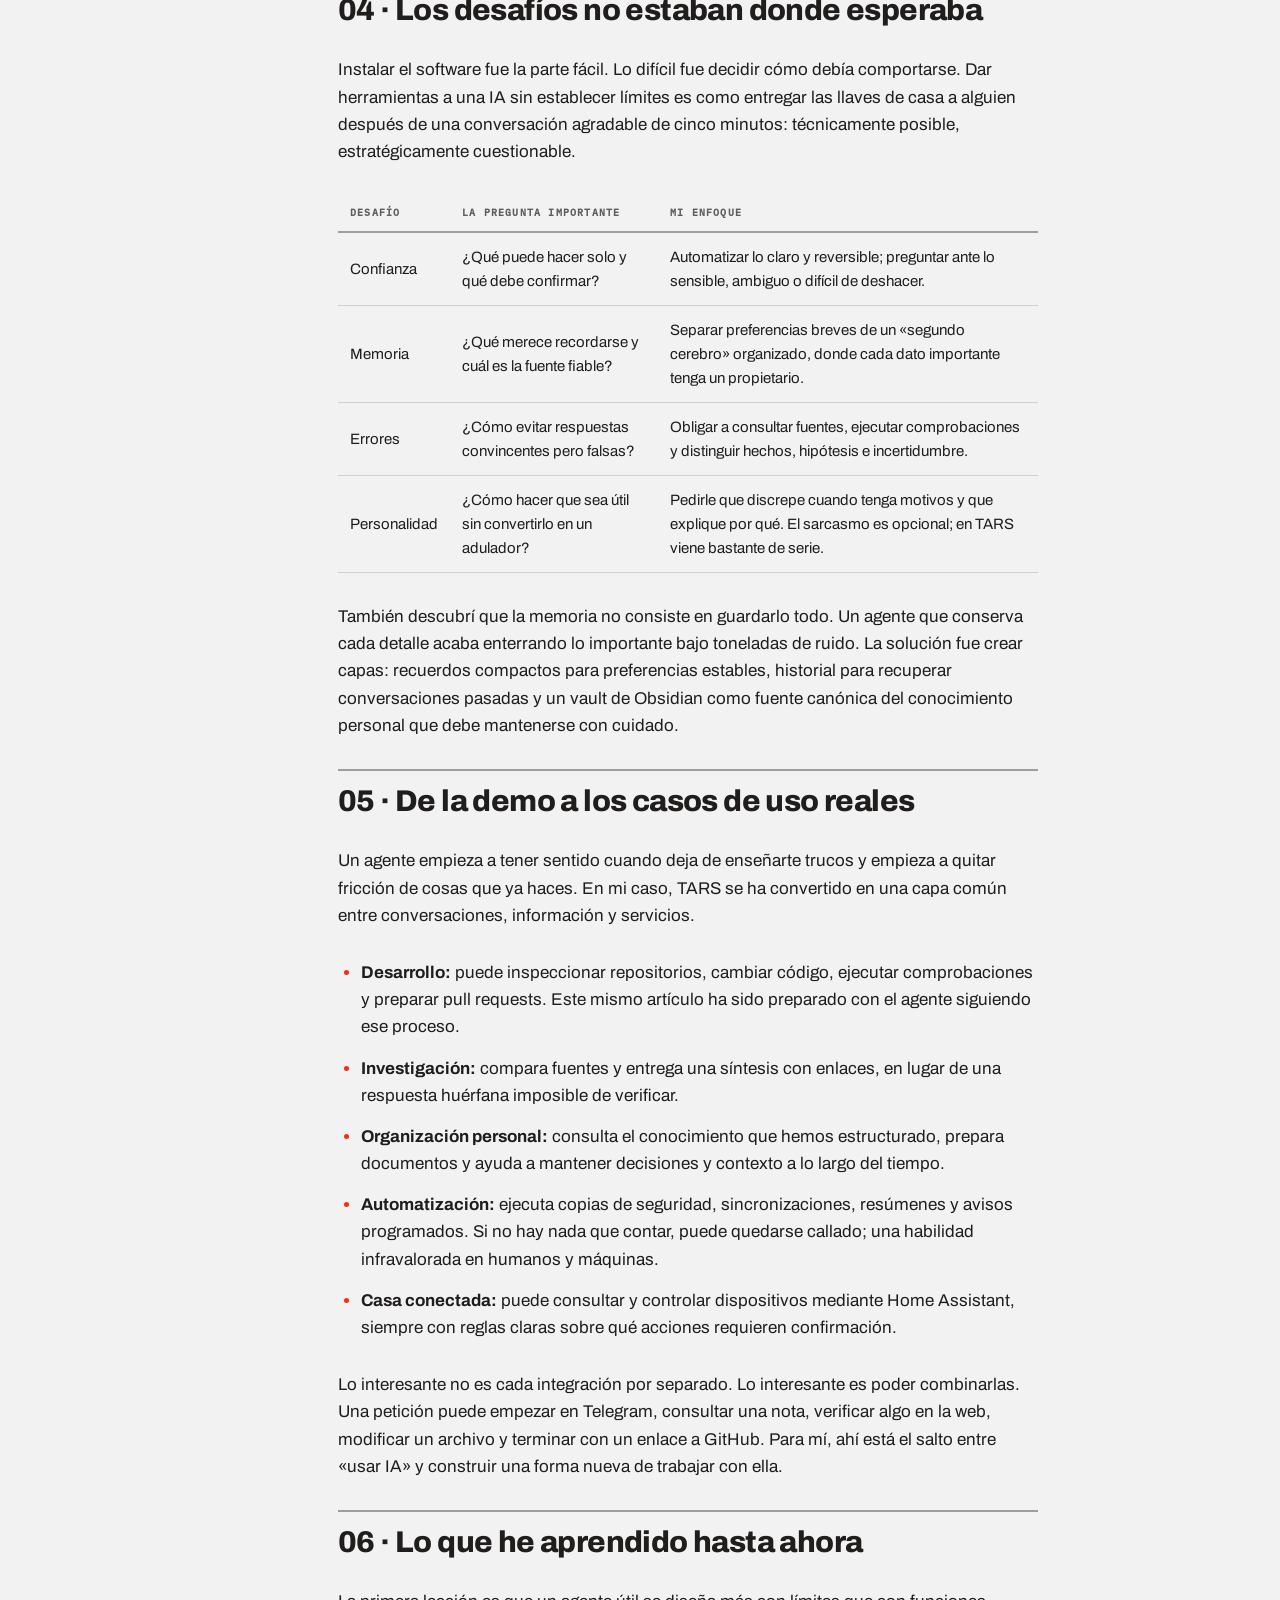
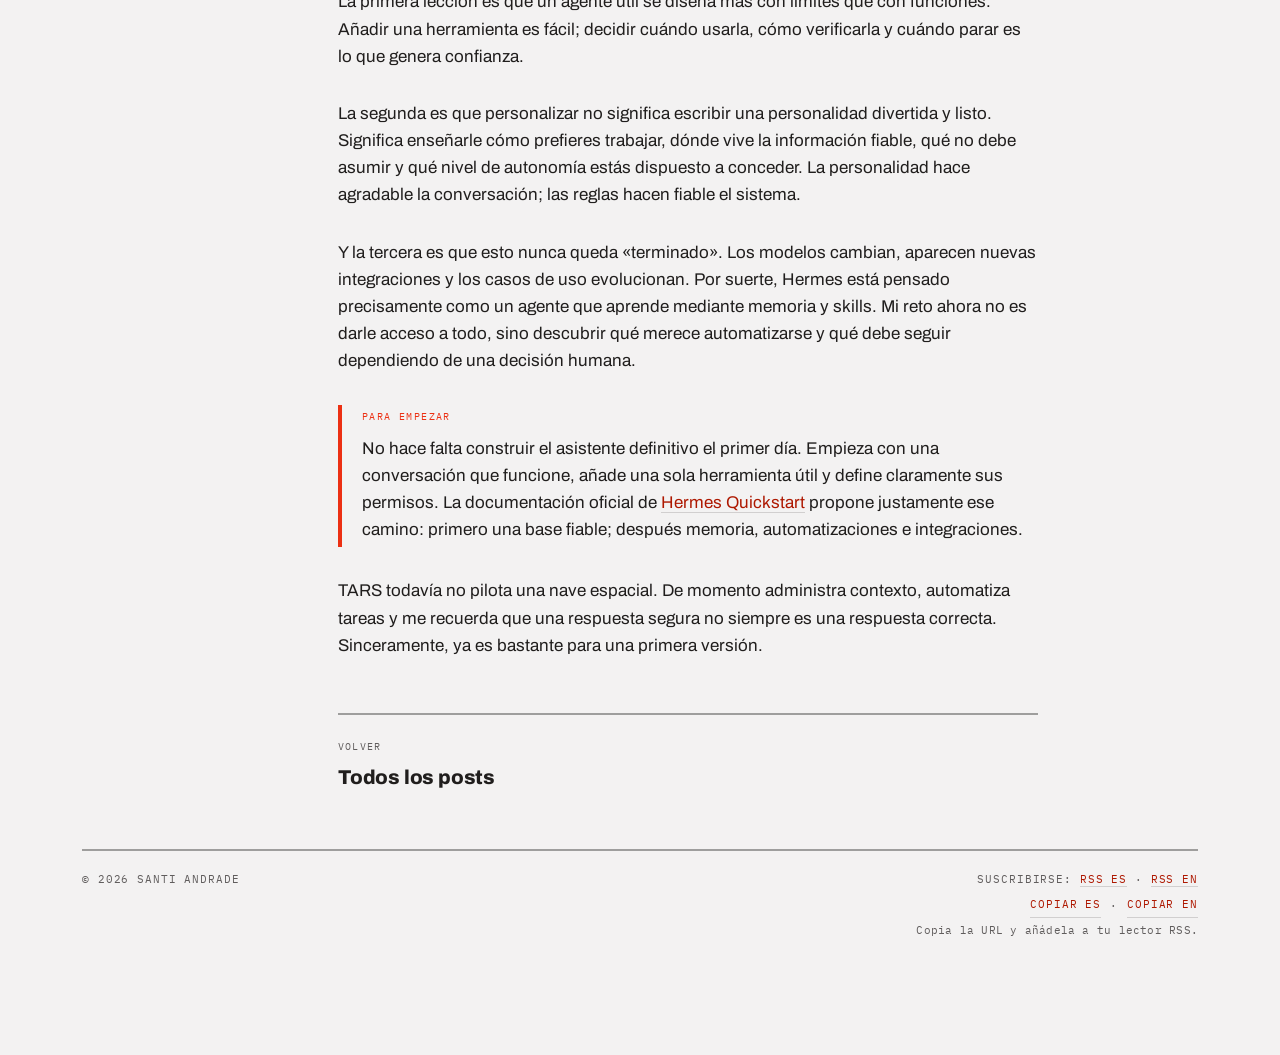
<file: hermes-agent/index.html>
<!DOCTYPE html>
<html lang="es">
<head>
<meta charset="UTF-8">
<meta name="viewport" content="width=device-width, initial-scale=1">
<meta name="site-base" content="/blog/">
<meta name="site-origin" content="https://santiandrade.github.io">
<meta name="initial-post" content="hermes-agent">
<meta name="description" content="Qué ocurre cuando la IA deja de vivir en una pestaña y empieza a recordar, usar herramientas y ayudarte en el día a día.">
<meta property="og:type" content="article">
<meta property="og:title" content="De chatbot a compañero: por qué monté mi propio agente de IA con Hermes / Santi Andrade">
<meta property="og:description" content="Qué ocurre cuando la IA deja de vivir en una pestaña y empieza a recordar, usar herramientas y ayudarte en el día a día.">
<meta property="og:url" content="https://santiandrade.github.io/blog/hermes-agent/">
<meta property="og:site_name" content="Santi Andrade / Blog">
<meta property="og:image" content="https://santiandrade.github.io/blog/assets/posts/hermes-agent.png">
<meta name="twitter:card" content="summary_large_image">
<meta name="twitter:image" content="https://santiandrade.github.io/blog/assets/posts/hermes-agent.png">
<meta name="twitter:title" content="De chatbot a compañero: por qué monté mi propio agente de IA con Hermes / Santi Andrade">
<meta name="twitter:description" content="Qué ocurre cuando la IA deja de vivir en una pestaña y empieza a recordar, usar herramientas y ayudarte en el día a día.">
<link rel="canonical" href="https://santiandrade.github.io/blog/hermes-agent/">
<link rel="alternate" type="application/rss+xml" title="Santi Andrade / Blog — Español" href="https://santiandrade.github.io/blog/feed.xml">
<link rel="alternate" type="application/rss+xml" title="Santi Andrade / Blog — English" href="https://santiandrade.github.io/blog/feed-en.xml">
<base href="../">
<title>De chatbot a compañero: por qué monté mi propio agente de IA con Hermes / Santi Andrade</title>
<link rel="stylesheet" href="css/styles.css">
</head>
<body>

<div class="page" data-r="page">

<header class="site-header" data-r="head">
  <div class="brand">
    <a href="#" class="brand-link" data-go="home">SANTI ANDRADE / BLOG</a>
    <span class="brand-tagline"><span data-l="es">MIS NOTAS Y REFLEXIONES SOBRE IA</span><span data-l="en">MY NOTES AND REFLECTIONS ON AI</span></span>
  </div>
  <nav class="site-nav">
    <a href="#" class="nav-link" data-nav="home" data-go="home"><span data-l="es">Posts</span><span data-l="en">Posts</span></a>
    <a href="#" class="nav-link" data-nav="about" data-go="about"><span data-l="es">Sobre mí</span><span data-l="en">About</span></a>
    <a href="https://github.com/santiandrade" class="nav-link" target="_blank" rel="noopener">GitHub</a>
    <span class="nav-sep"></span>
    <div class="lang-switch">
      <button type="button" class="lang-btn" data-set-lang="es">ES</button>
      <span class="lang-switch-sep">·</span>
      <button type="button" class="lang-btn" data-set-lang="en">EN</button>
    </div>
    <button type="button" class="theme-toggle" data-theme-toggle aria-label="Cambiar tema" title="Claro / Oscuro">
      <svg data-icon="sun" width="15" height="15" viewBox="0 0 24 24" fill="none" stroke="currentColor" stroke-width="2" stroke-linecap="round"><circle cx="12" cy="12" r="4"></circle><path d="M12 2v2M12 20v2M4.93 4.93l1.41 1.41M17.66 17.66l1.41 1.41M2 12h2M20 12h2M6.34 17.66l-1.41 1.41M19.07 4.93l-1.41 1.41"></path></svg>
      <svg data-icon="moon" width="15" height="15" viewBox="0 0 24 24" fill="none" stroke="currentColor" stroke-width="2" stroke-linecap="round"><path d="M12 3a6 6 0 0 0 9 9 9 9 0 1 1-9-9Z"></path></svg>
    </button>
  </nav>
</header>

<!-- ─────────── HOME ─────────── -->
<main data-screen="home">
  <section class="hero" data-r="cols">
    <h1 class="hero-title">
      <span data-l="es">Delega la ejecución a la IA, nunca tu criterio.</span>
      <span data-l="en">Delegate execution to AI, never your judgement.</span>
    </h1>
    <div class="hero-copy">
      <p class="hero-lede">
        <span data-l="es">Escribo sobre lo que construyo con IA y reflexiono sobre ello. Casos de uso, herramientas, desarrollo, pensamientos...</span><span data-l="en">I write about what I build with AI and reflect on it. Use cases, tools, development, thoughts...</span>
      </p>
      <p class="hero-meta" data-post-meta>
        <span data-l="es">6 posts · actualizado septiembre 2026</span><span data-l="en">6 posts · updated September 2026</span>
      </p>
    </div>
  </section>

  <section class="search-bar" data-r="search">
    <input type="search" data-search class="search-input" placeholder="Buscar…">
    <div class="tag-bar" data-tagbar></div>
  </section>

  <div class="post-list" data-postlist>
    <p class="empty-state" data-empty hidden><span data-l="es">No hay posts que coincidan con la búsqueda.</span><span data-l="en">No posts match your search.</span></p>
  </div>

  <section class="quote-banner" data-r="banner">
    <div class="quote-banner-body">
      <p class="quote-text"><span data-l="es">«Solo podemos ver a corta distancia, pero podemos ver mucho de lo que queda por hacer.»</span><span data-l="en">"We can only see a short distance ahead, but we can see plenty there that needs to be done."</span></p>
      <span class="quote-author">Alan Turing · Computing Machinery and Intelligence (1950)</span>
    </div>
  </section>
</main>

<!-- ─────────── POST ─────────── -->
<main data-screen="post">
  <div class="post-back">
    <a href="#" class="back-link" data-go="home"><span data-l="es">← Todos los posts</span><span data-l="en">← All posts</span></a>
  </div>

  <header class="post-header" data-post-header></header>

  <div class="post-doc" data-r="doc">
    <aside class="post-toc" data-post-toc>
      <span class="post-toc-label"><span data-l="es">Contenido</span><span data-l="en">Contents</span></span>
    </aside>

    <article class="post-body" data-post-body></article>
  </div>
</main>

<!-- ─────────── ABOUT ─────────── -->
<main data-screen="about">
  <section class="about-hero" data-r="cols">
    <div class="about-hero-text" data-about-hero-text></div>
    <div class="about-portrait" data-about-portrait></div>
  </section>

  <section class="about-section" data-r="cols">
    <h2 class="about-section-label" data-about-tools-label></h2>
    <div class="tool-grid" data-about-tools></div>
  </section>

  <section class="about-section" data-r="cols">
    <h2 class="about-section-label" data-about-contact-label></h2>
    <div class="contact-links" data-about-contact></div>
  </section>
</main>

<footer class="site-footer">
  <span>© <span data-year></span> Santi Andrade</span>
  <div class="rss-subscription">
    <span class="rss-links"><span data-l="es">Suscribirse:</span><span data-l="en">Subscribe:</span> <a class="rss-link" href="https://santiandrade.github.io/blog/feed.xml" aria-label="RSS en español">RSS ES</a> · <a class="rss-link" href="https://santiandrade.github.io/blog/feed-en.xml" aria-label="RSS in English">RSS EN</a></span>
    <span class="rss-copy-actions">
      <button type="button" class="rss-copy-btn" data-copy-rss="https://santiandrade.github.io/blog/feed.xml"><span data-l="es">Copiar ES</span><span data-l="en">Copy ES</span></button>
      <span aria-hidden="true">·</span>
      <button type="button" class="rss-copy-btn" data-copy-rss="https://santiandrade.github.io/blog/feed-en.xml"><span data-l="es">Copiar EN</span><span data-l="en">Copy EN</span></button>
    </span>
    <span class="rss-help"><span data-l="es">Copia la URL y añádela a tu lector RSS.</span><span data-l="en">Copy the URL and add it to your RSS reader.</span></span>
    <span class="rss-copy-status" data-rss-copy-status role="status" aria-live="polite" aria-atomic="true"></span>
  </div>
</footer>

</div>

<script src="js/data/tags.js" defer></script>
<script src="js/data/about.js" defer></script>
<script src="js/data/posts-meta.js" defer></script>
<script src="js/data/posts/hermes-agent.js" defer></script>
<script src="js/data/posts/segundo-cerebro-obsidian-hermes.js" defer></script>
<script src="js/data/posts/automatizaciones-ia-que-saben-cuando-callarse.js" defer></script>
<script src="js/data/posts/pdf-mensual-aviso-diario-automatizacion-familiar.js" defer></script>
<!-- Cada post nuevo añade aquí su propio <script src="js/data/posts/<id>.js" defer> -->
<script src="js/data/posts/spec-driven-development.js" defer></script>
<script src="js/data/posts/city-generator-unity-ia-spec-driven-development.js" defer></script>
<script src="js/main.js" defer></script>
<!-- Cloudflare Web Analytics --><script type='module' src='https://static.cloudflareinsights.com/beacon.min.js' data-cf-beacon='{"token": "be5500f960274573ae7186c8de15dc3d"}'></script><!-- End Cloudflare Web Analytics -->
</body>
</html>
</file>
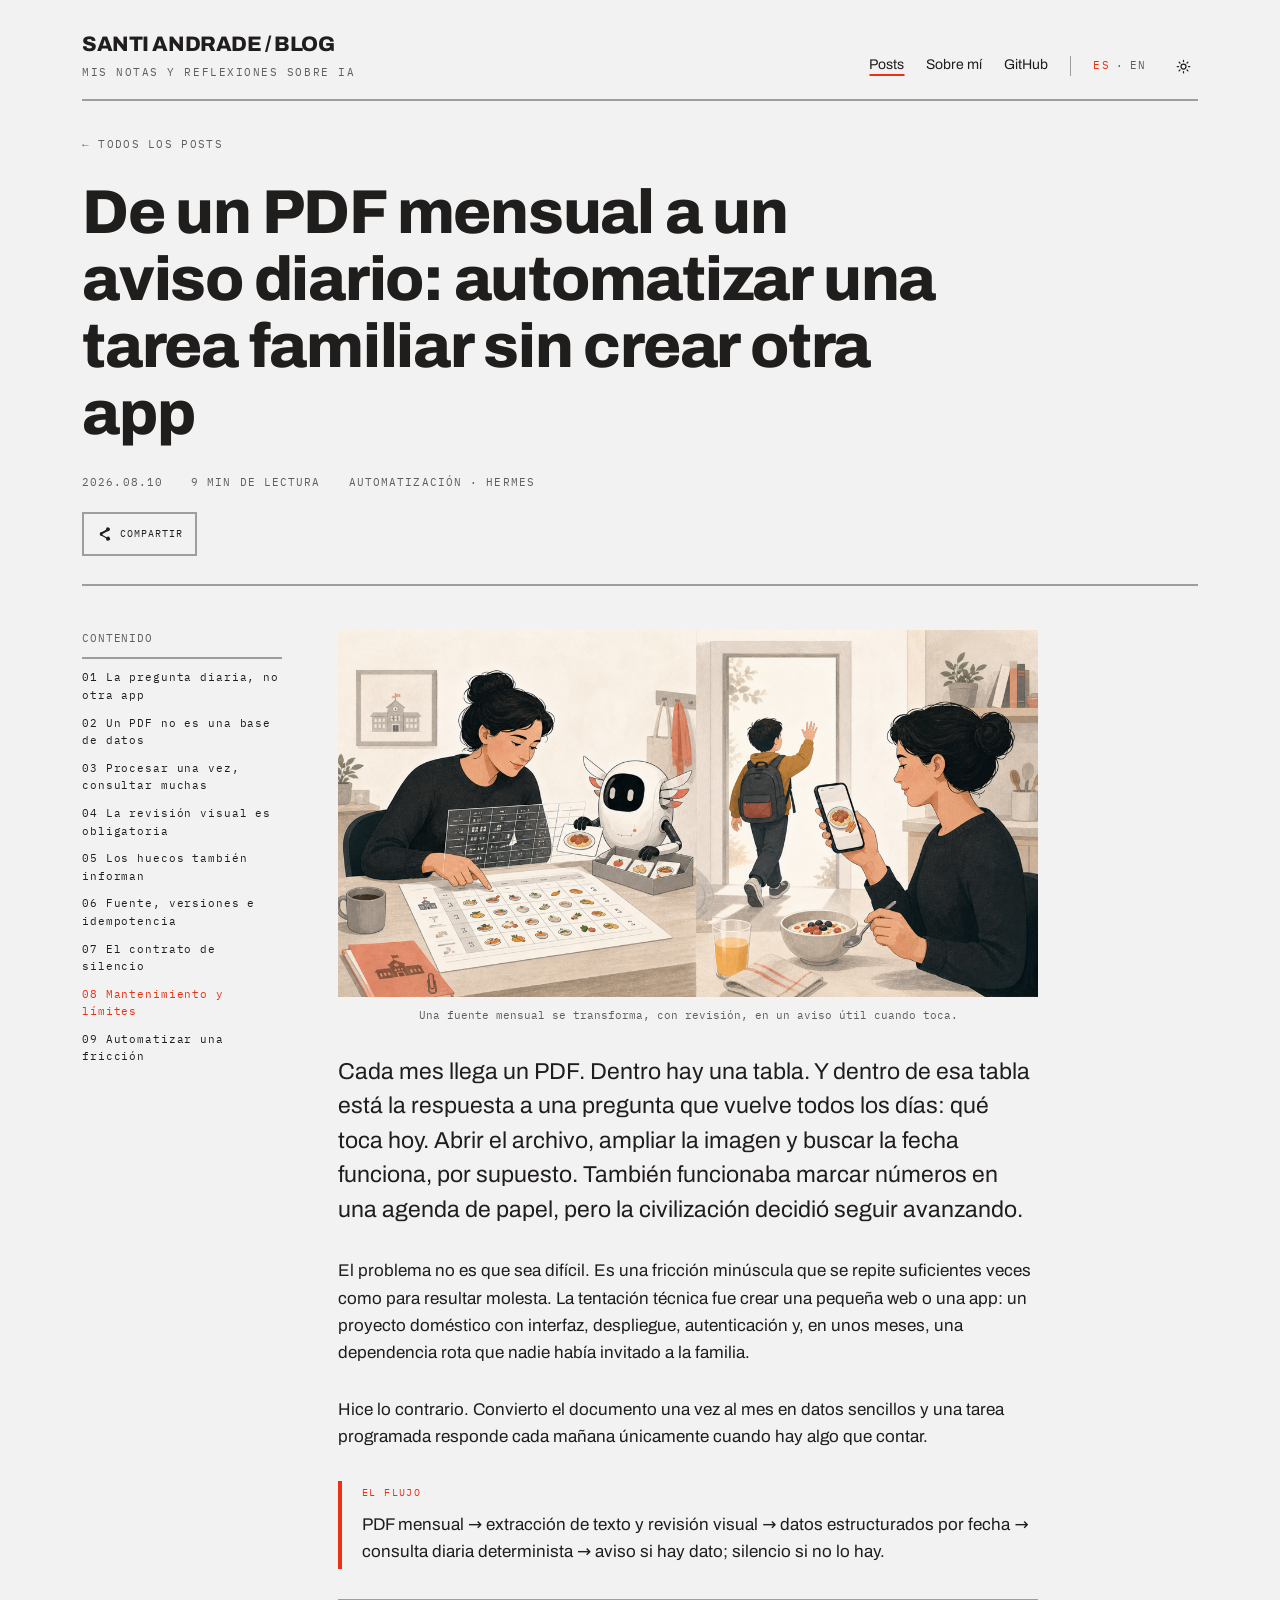
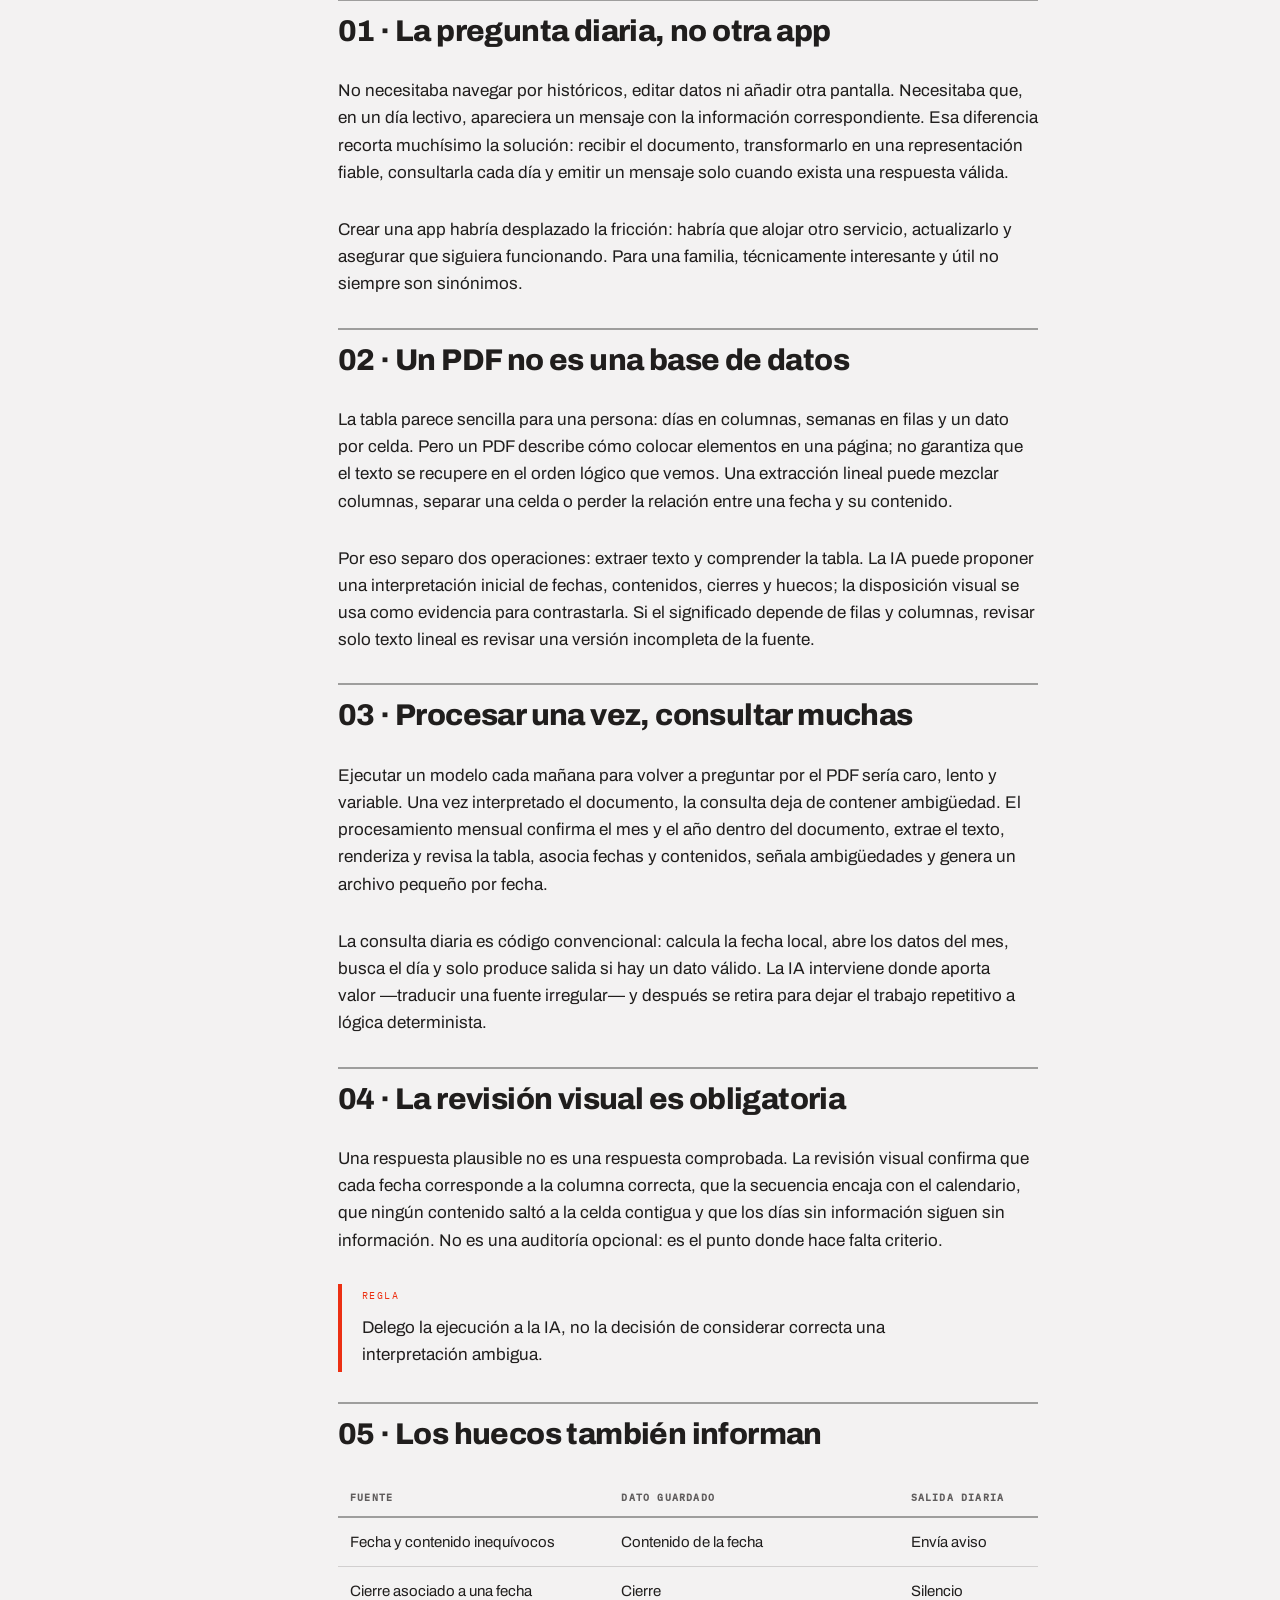
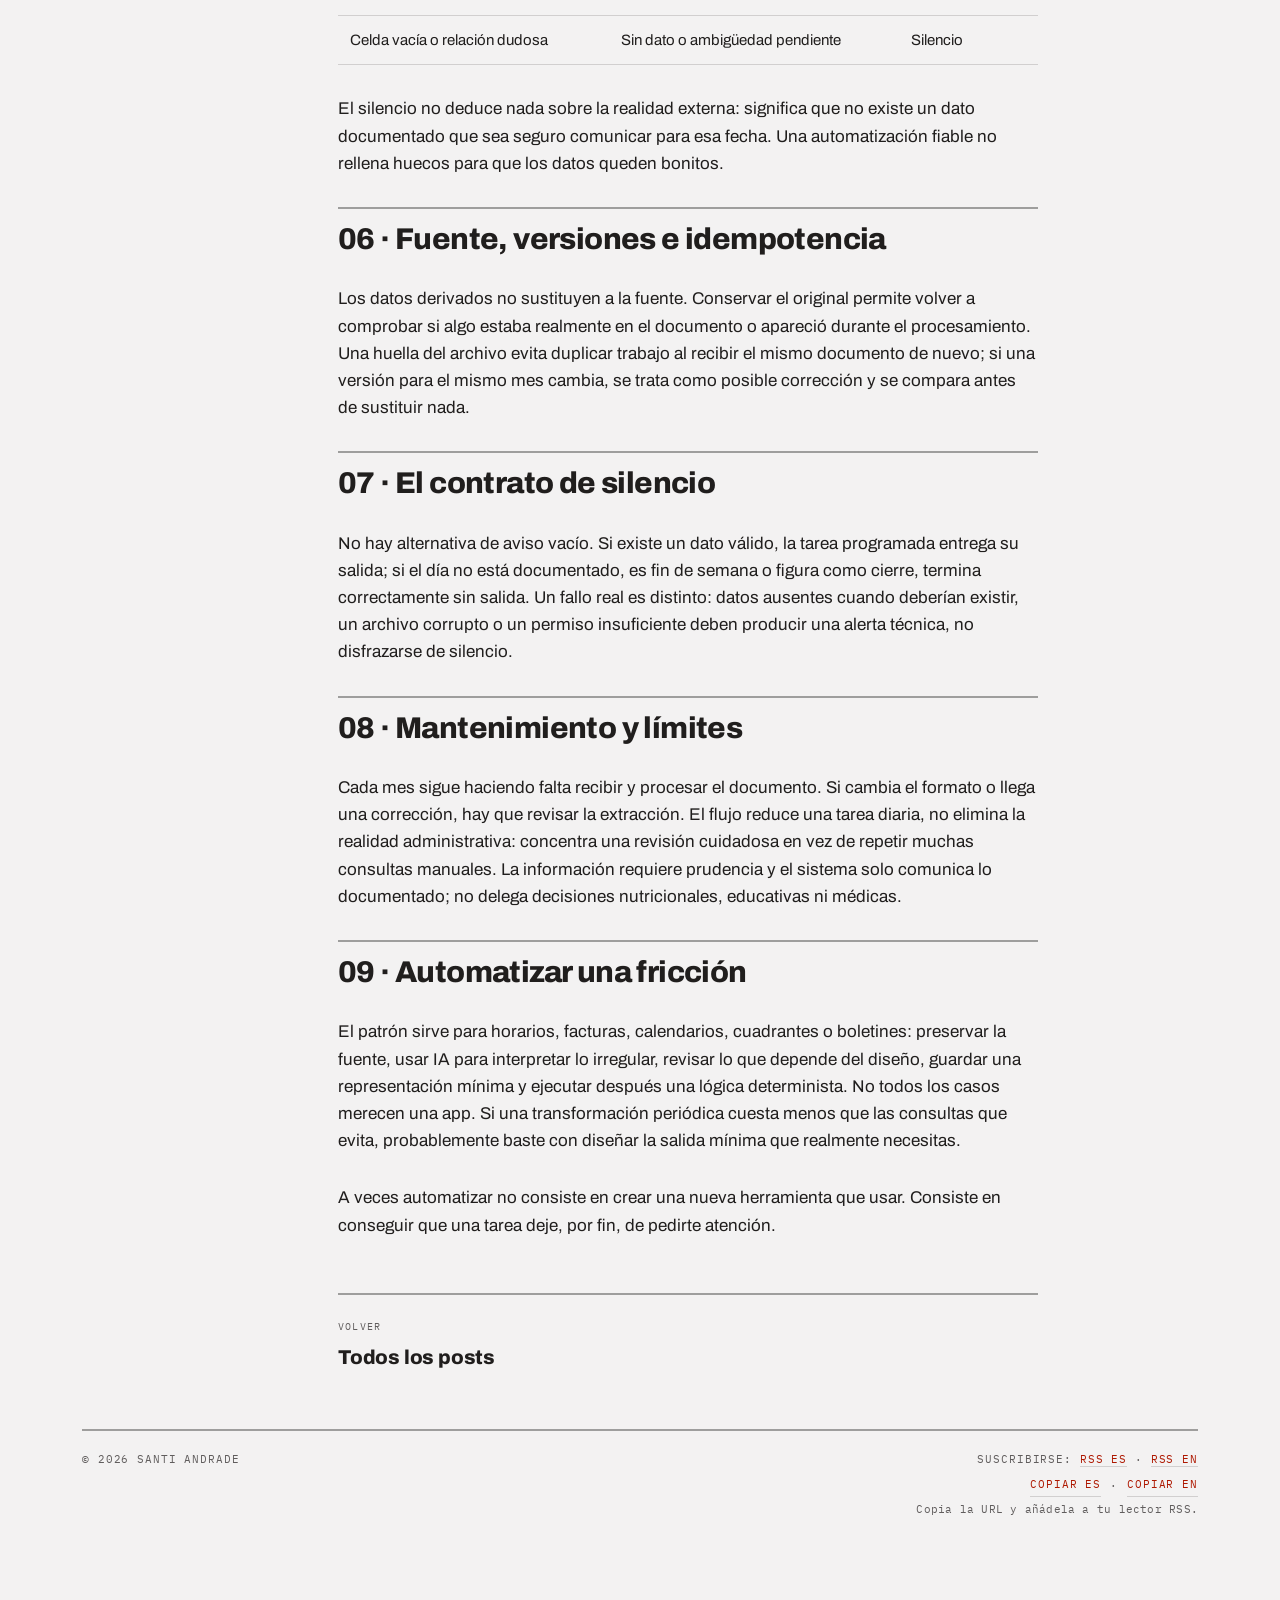
<file: pdf-mensual-aviso-diario-automatizacion-familiar/index.html>
<!DOCTYPE html>
<html lang="es">
<head>
<meta charset="UTF-8">
<meta name="viewport" content="width=device-width, initial-scale=1">
<meta name="site-base" content="/blog/">
<meta name="site-origin" content="https://santiandrade.github.io">
<meta name="initial-post" content="pdf-mensual-aviso-diario-automatizacion-familiar">
<base href="../">
<meta name="description" content="Cada mes recibo un PDF con una tabla y cada día necesito una sola respuesta. Así lo convertí en avisos útiles mediante IA, validación visual y un pequeño script, sin construir otra app doméstica que mantener.">
<meta property="og:type" content="article">
<meta property="og:title" content="De un PDF mensual a un aviso diario: automatizar una tarea familiar sin crear otra app / Santi Andrade">
<meta property="og:description" content="Cada mes recibo un PDF con una tabla y cada día necesito una sola respuesta. Así lo convertí en avisos útiles mediante IA, validación visual y un pequeño script, sin construir otra app doméstica que mantener.">
<meta property="og:url" content="https://santiandrade.github.io/blog/pdf-mensual-aviso-diario-automatizacion-familiar/">
<meta property="og:site_name" content="Santi Andrade / Blog">
<meta property="og:image" content="https://santiandrade.github.io/blog/assets/posts/pdf-mensual-aviso-diario-automatizacion-familiar.png">
<meta name="twitter:card" content="summary_large_image">
<meta name="twitter:image" content="https://santiandrade.github.io/blog/assets/posts/pdf-mensual-aviso-diario-automatizacion-familiar.png">
<meta name="twitter:title" content="De un PDF mensual a un aviso diario: automatizar una tarea familiar sin crear otra app / Santi Andrade">
<meta name="twitter:description" content="Cada mes recibo un PDF con una tabla y cada día necesito una sola respuesta. Así lo convertí en avisos útiles mediante IA, validación visual y un pequeño script, sin construir otra app doméstica que mantener.">
<link rel="canonical" href="https://santiandrade.github.io/blog/pdf-mensual-aviso-diario-automatizacion-familiar/">
<link rel="alternate" type="application/rss+xml" title="Santi Andrade / Blog — Español" href="https://santiandrade.github.io/blog/feed.xml">
<link rel="alternate" type="application/rss+xml" title="Santi Andrade / Blog — English" href="https://santiandrade.github.io/blog/feed-en.xml">
<title>De un PDF mensual a un aviso diario: automatizar una tarea familiar sin crear otra app / Santi Andrade</title>
<link rel="stylesheet" href="css/styles.css">
</head>
<body>

<div class="page" data-r="page">

<header class="site-header" data-r="head">
  <div class="brand">
    <a href="#" class="brand-link" data-go="home">SANTI ANDRADE / BLOG</a>
    <span class="brand-tagline"><span data-l="es">MIS NOTAS Y REFLEXIONES SOBRE IA</span><span data-l="en">MY NOTES AND REFLECTIONS ON AI</span></span>
  </div>
  <nav class="site-nav">
    <a href="#" class="nav-link" data-nav="home" data-go="home"><span data-l="es">Posts</span><span data-l="en">Posts</span></a>
    <a href="#" class="nav-link" data-nav="about" data-go="about"><span data-l="es">Sobre mí</span><span data-l="en">About</span></a>
    <a href="https://github.com/santiandrade" class="nav-link" target="_blank" rel="noopener">GitHub</a>
    <span class="nav-sep"></span>
    <div class="lang-switch">
      <button type="button" class="lang-btn" data-set-lang="es">ES</button>
      <span class="lang-switch-sep">·</span>
      <button type="button" class="lang-btn" data-set-lang="en">EN</button>
    </div>
    <button type="button" class="theme-toggle" data-theme-toggle aria-label="Cambiar tema" title="Claro / Oscuro">
      <svg data-icon="sun" width="15" height="15" viewBox="0 0 24 24" fill="none" stroke="currentColor" stroke-width="2" stroke-linecap="round"><circle cx="12" cy="12" r="4"></circle><path d="M12 2v2M12 20v2M4.93 4.93l1.41 1.41M17.66 17.66l1.41 1.41M2 12h2M20 12h2M6.34 17.66l-1.41 1.41M19.07 4.93l-1.41 1.41"></path></svg>
      <svg data-icon="moon" width="15" height="15" viewBox="0 0 24 24" fill="none" stroke="currentColor" stroke-width="2" stroke-linecap="round"><path d="M12 3a6 6 0 0 0 9 9 9 9 0 1 1-9-9Z"></path></svg>
    </button>
  </nav>
</header>

<!-- ─────────── HOME ─────────── -->
<main data-screen="home">
  <section class="hero" data-r="cols">
    <h1 class="hero-title">
      <span data-l="es">Delega la ejecución a la IA, nunca tu criterio.</span>
      <span data-l="en">Delegate execution to AI, never your judgement.</span>
    </h1>
    <div class="hero-copy">
      <p class="hero-lede">
        <span data-l="es">Escribo sobre lo que construyo con IA y reflexiono sobre ello. Casos de uso, herramientas, desarrollo, pensamientos...</span><span data-l="en">I write about what I build with AI and reflect on it. Use cases, tools, development, thoughts...</span>
      </p>
      <p class="hero-meta" data-post-meta>
        <span data-l="es">4 posts · actualizado agosto 2026</span><span data-l="en">4 posts · updated August 2026</span>
      </p>
    </div>
  </section>

  <section class="search-bar" data-r="search">
    <input type="search" data-search class="search-input" placeholder="Buscar…">
    <div class="tag-bar" data-tagbar></div>
  </section>

  <div class="post-list" data-postlist>
    <p class="empty-state" data-empty hidden><span data-l="es">No hay posts que coincidan con la búsqueda.</span><span data-l="en">No posts match your search.</span></p>
  </div>
</main>

<!-- ─────────── POST ─────────── -->
<main data-screen="post">
  <div class="post-back">
    <a href="#" class="back-link" data-go="home"><span data-l="es">← Todos los posts</span><span data-l="en">← All posts</span></a>
  </div>

  <header class="post-header" data-post-header></header>

  <div class="post-doc" data-r="doc">
    <aside class="post-toc" data-post-toc>
      <span class="post-toc-label"><span data-l="es">Contenido</span><span data-l="en">Contents</span></span>
    </aside>

    <article class="post-body" data-post-body></article>
  </div>
</main>

<!-- ─────────── ABOUT ─────────── -->
<main data-screen="about">
  <section class="about-hero" data-r="cols">
    <div class="about-hero-text" data-about-hero-text></div>
    <div class="about-portrait" data-about-portrait></div>
  </section>

  <section class="about-section" data-r="cols">
    <h2 class="about-section-label" data-about-tools-label></h2>
    <div class="tool-grid" data-about-tools></div>
  </section>

  <section class="about-section" data-r="cols">
    <h2 class="about-section-label" data-about-contact-label></h2>
    <div class="contact-links" data-about-contact></div>
  </section>
</main>

<footer class="site-footer">
  <span>© <span data-year></span> Santi Andrade</span>
  <div class="rss-subscription">
    <span class="rss-links"><span data-l="es">Suscribirse:</span><span data-l="en">Subscribe:</span> <a class="rss-link" href="https://santiandrade.github.io/blog/feed.xml" aria-label="RSS en español">RSS ES</a> · <a class="rss-link" href="https://santiandrade.github.io/blog/feed-en.xml" aria-label="RSS in English">RSS EN</a></span>
    <span class="rss-copy-actions">
      <button type="button" class="rss-copy-btn" data-copy-rss="https://santiandrade.github.io/blog/feed.xml"><span data-l="es">Copiar ES</span><span data-l="en">Copy ES</span></button>
      <span aria-hidden="true">·</span>
      <button type="button" class="rss-copy-btn" data-copy-rss="https://santiandrade.github.io/blog/feed-en.xml"><span data-l="es">Copiar EN</span><span data-l="en">Copy EN</span></button>
    </span>
    <span class="rss-help"><span data-l="es">Copia la URL y añádela a tu lector RSS.</span><span data-l="en">Copy the URL and add it to your RSS reader.</span></span>
    <span class="rss-copy-status" data-rss-copy-status role="status" aria-live="polite" aria-atomic="true"></span>
  </div>
</footer>

</div>

<script src="js/data/tags.js" defer></script>
<script src="js/data/about.js" defer></script>
<script src="js/data/posts-meta.js" defer></script>
<script src="js/data/posts/hermes-agent.js" defer></script>
<script src="js/data/posts/segundo-cerebro-obsidian-hermes.js" defer></script>
<script src="js/data/posts/automatizaciones-ia-que-saben-cuando-callarse.js" defer></script>
<script src="js/data/posts/pdf-mensual-aviso-diario-automatizacion-familiar.js" defer></script>
<!-- Cada post nuevo añade aquí su propio <script src="js/data/posts/<id>.js" defer> -->
<script src="js/main.js" defer></script>
<!-- Cloudflare Web Analytics --><script type='module' src='https://static.cloudflareinsights.com/beacon.min.js' data-cf-beacon='{"token": "be5500f960274573ae7186c8de15dc3d"}'></script><!-- End Cloudflare Web Analytics -->
</body>
</html>
</file>
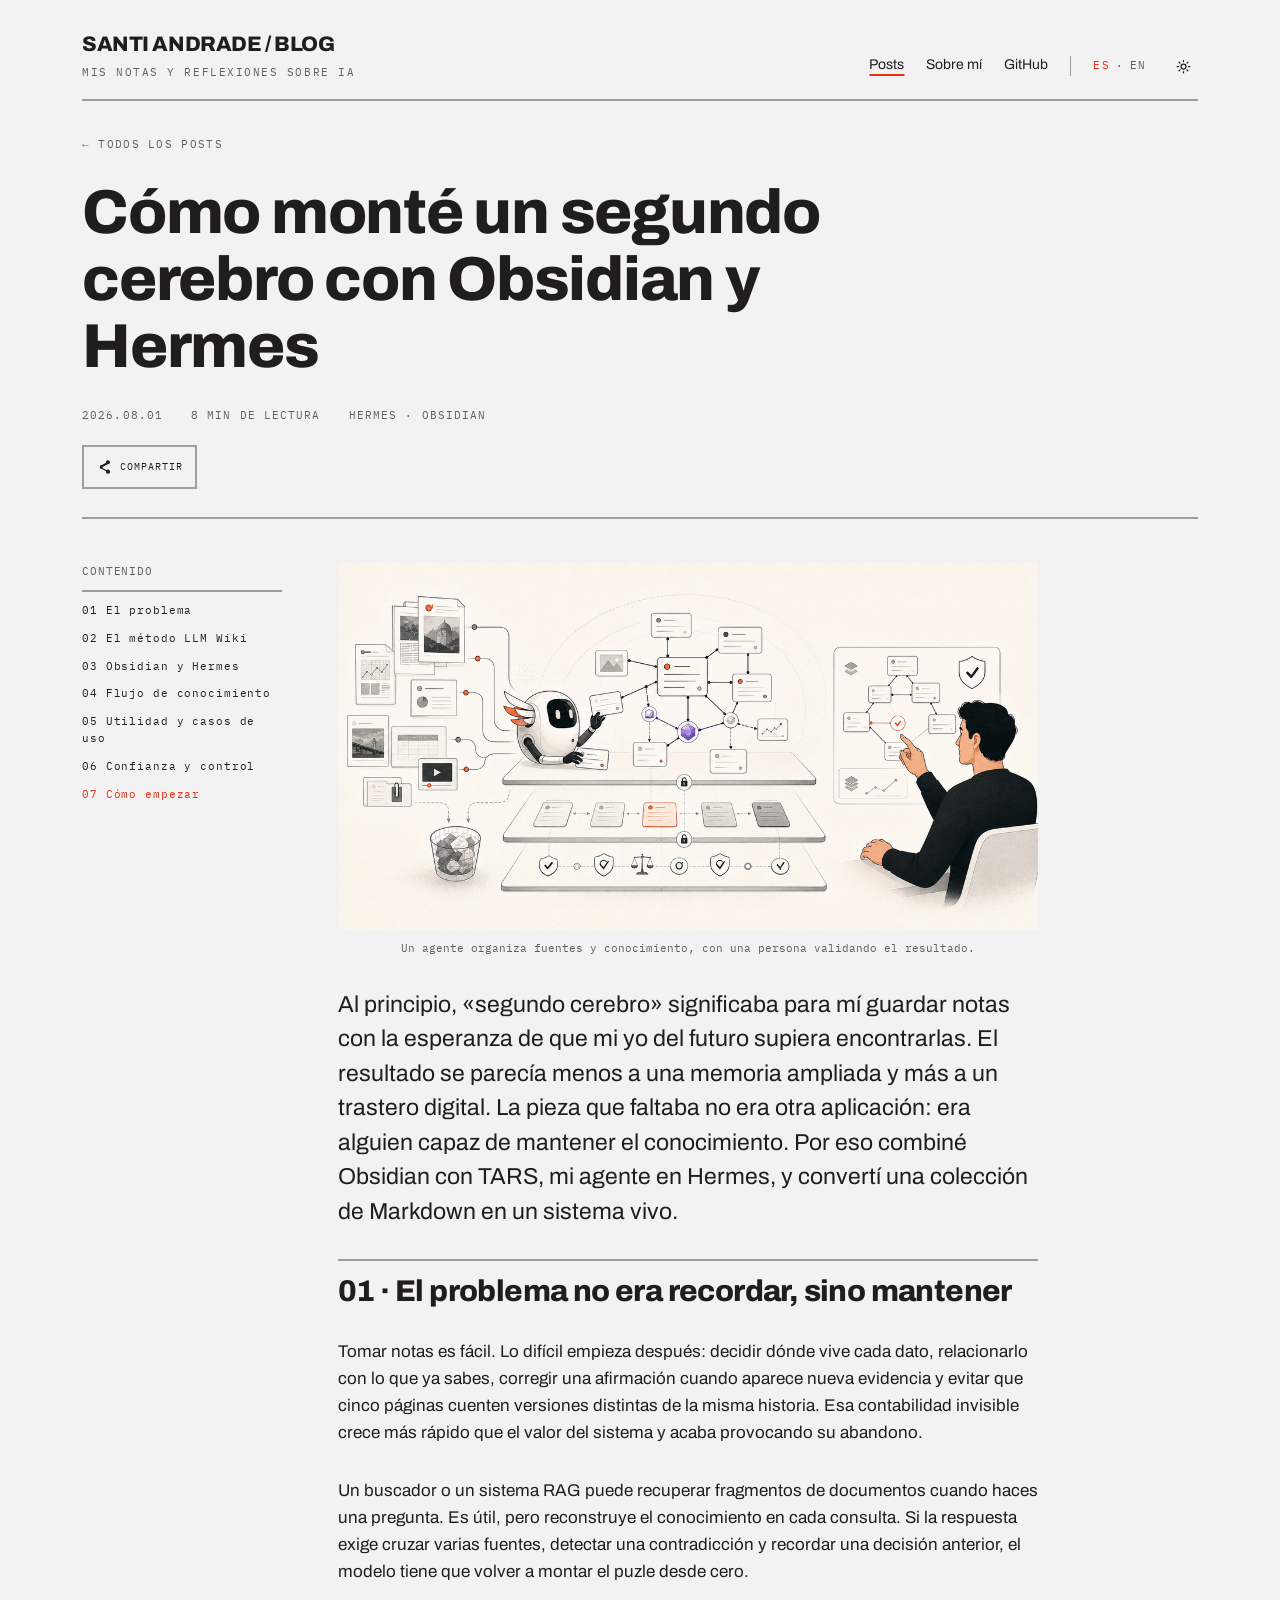
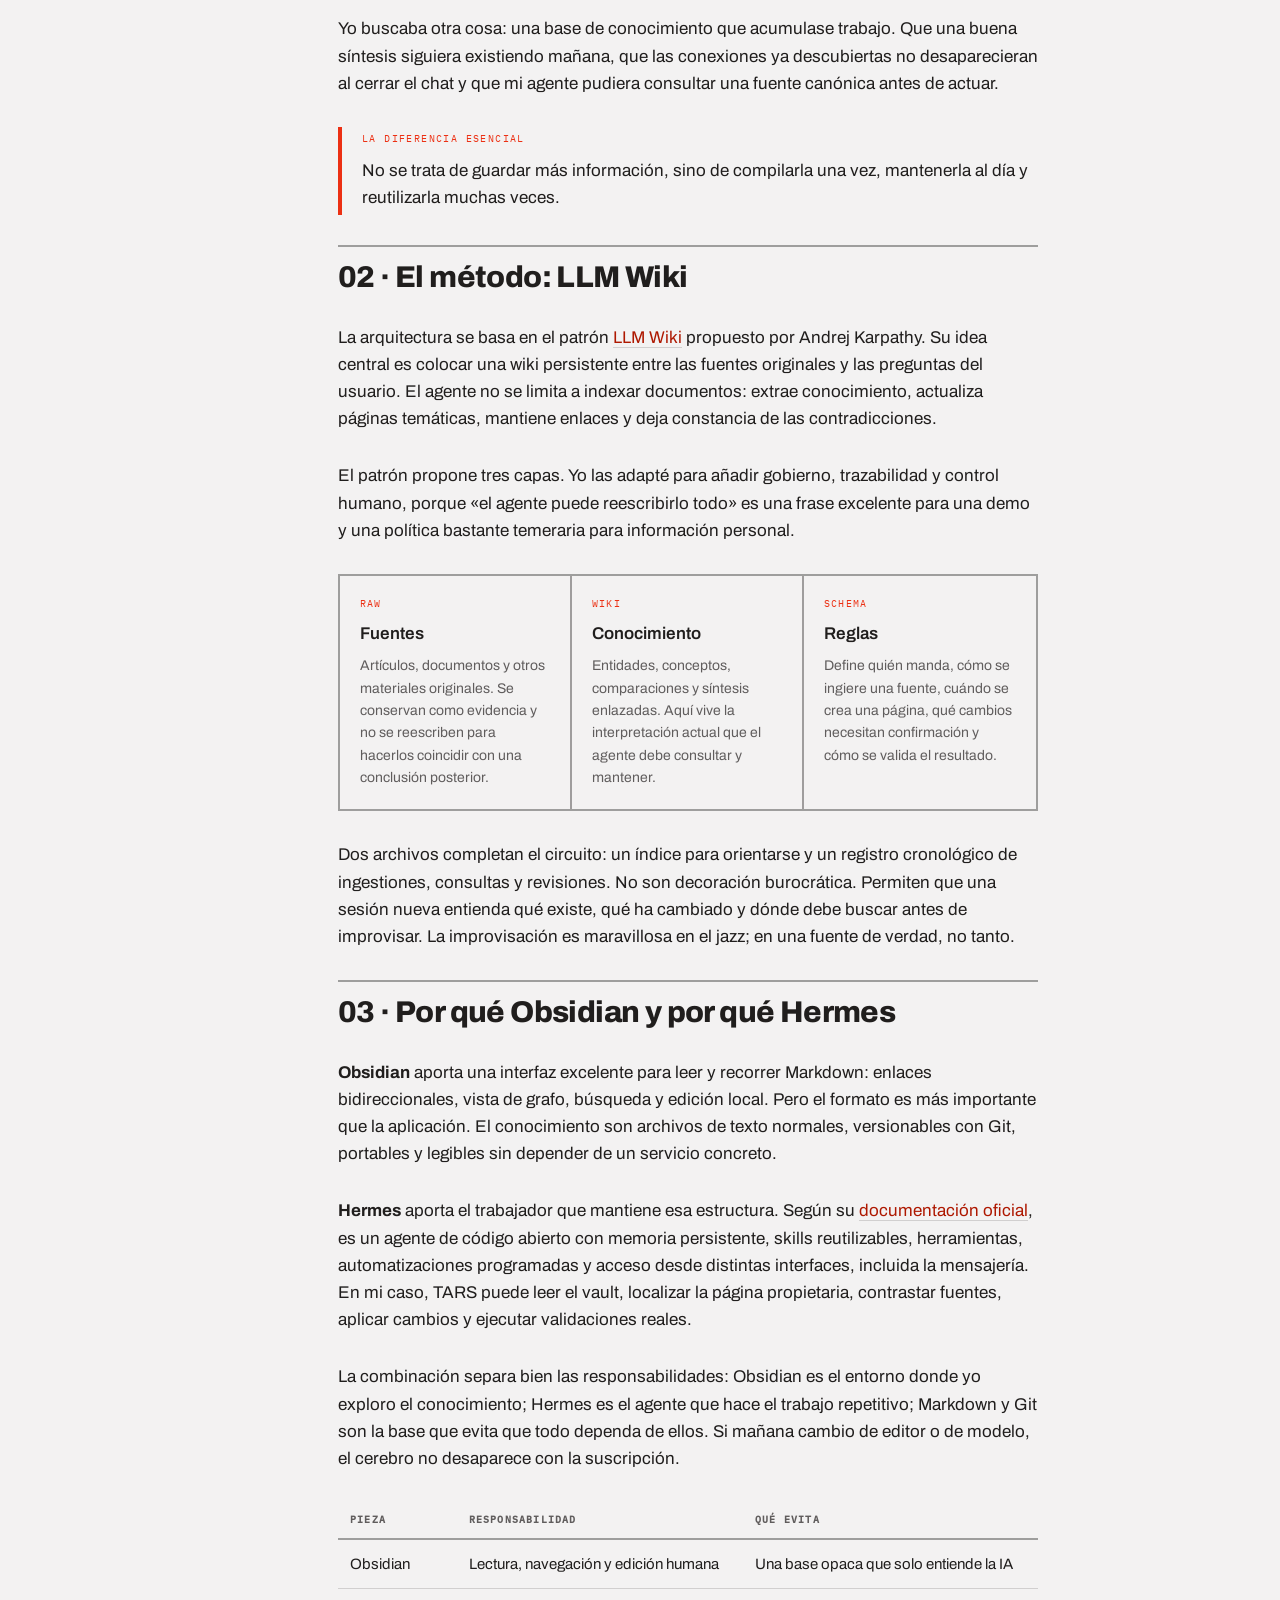
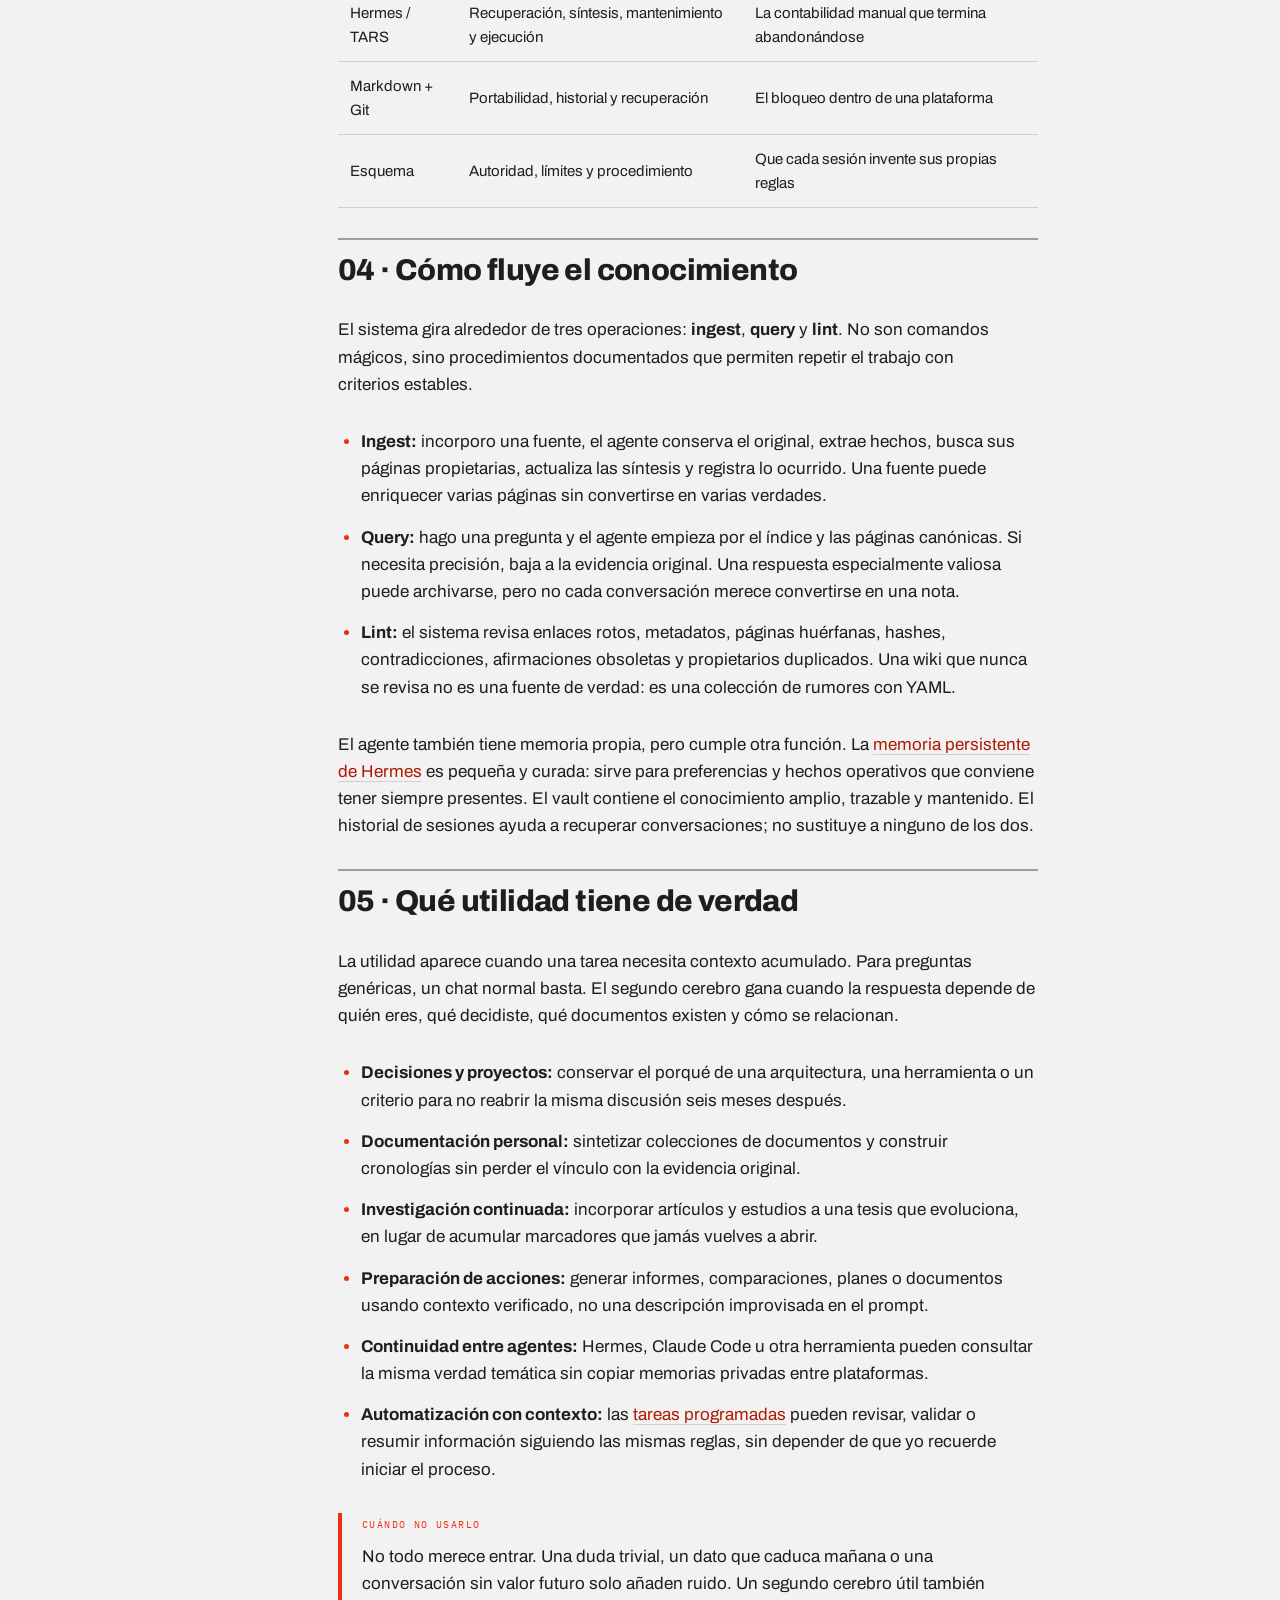
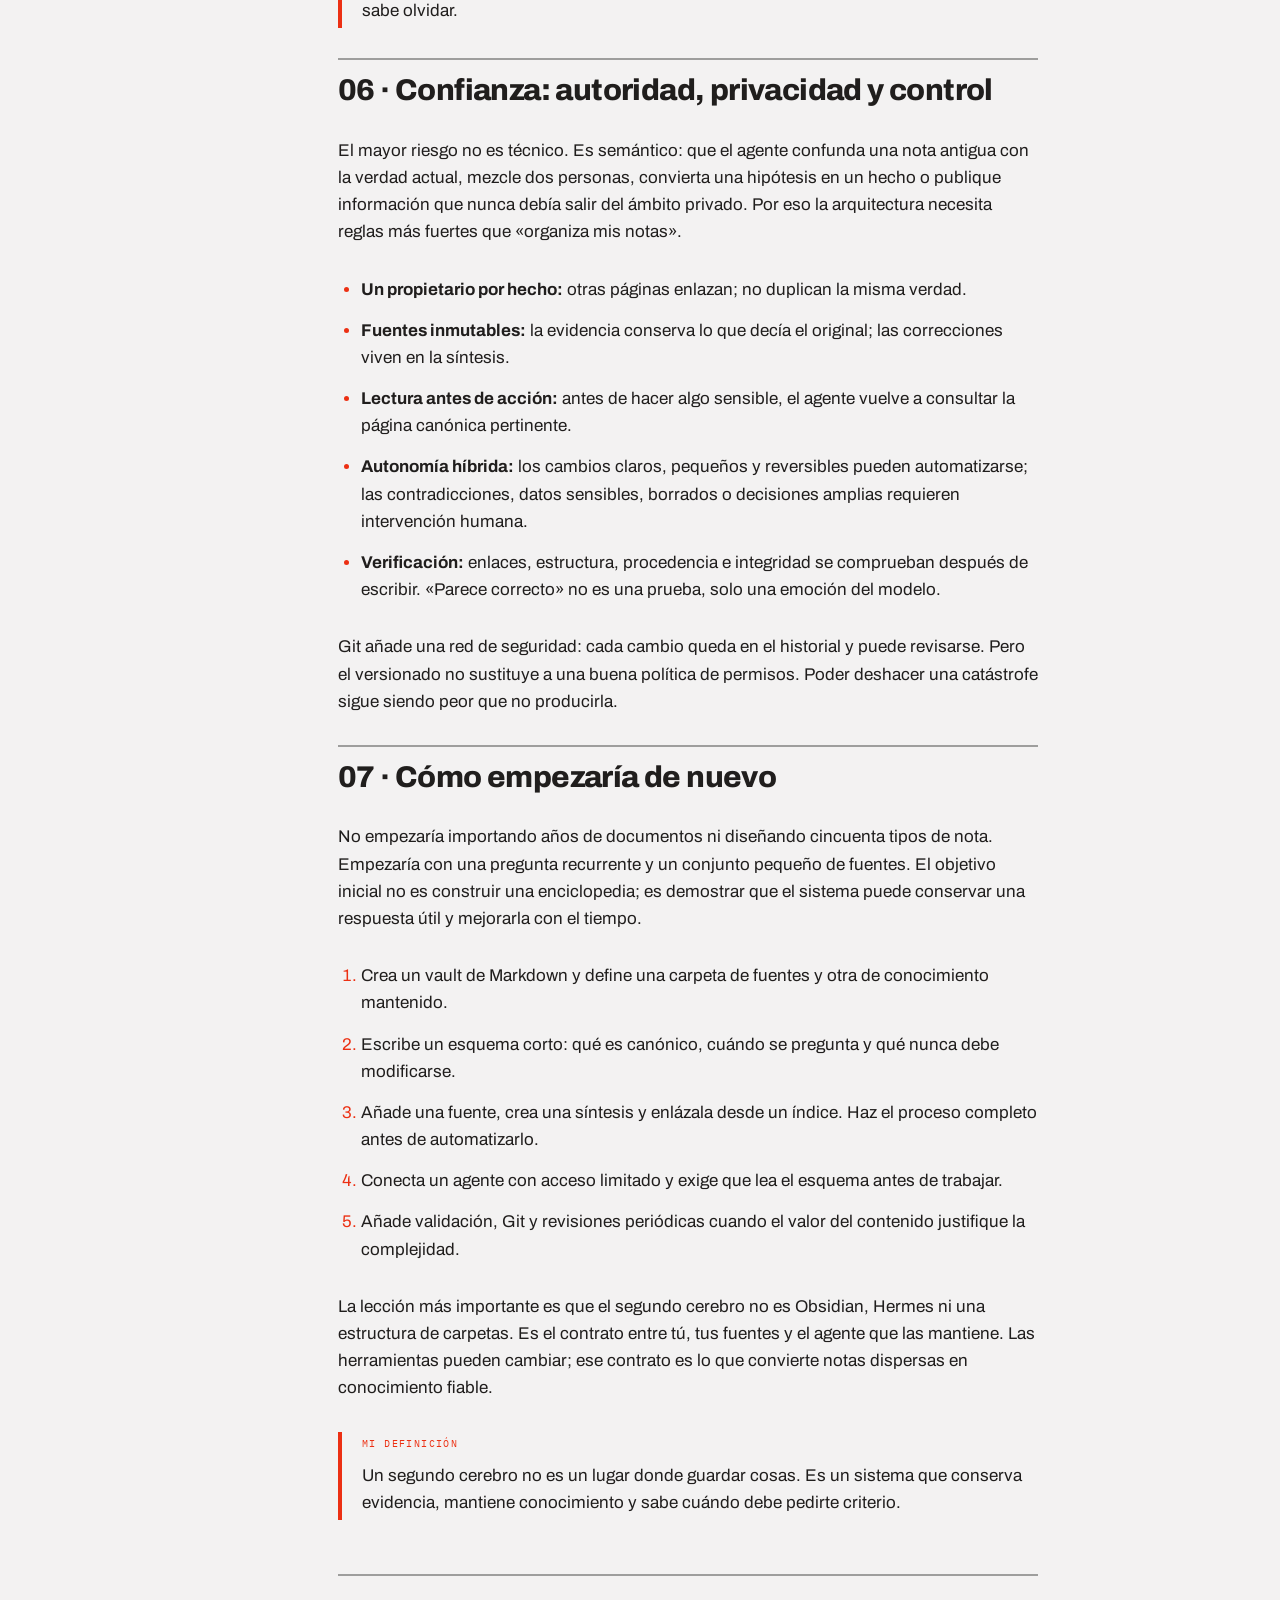
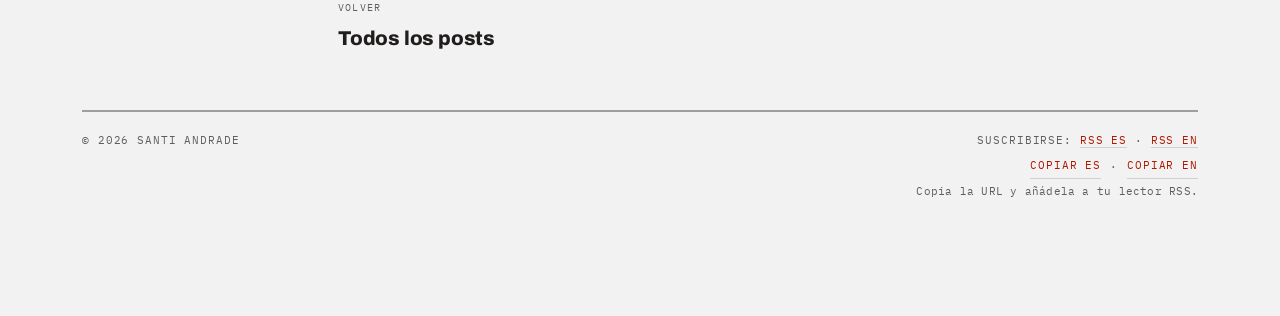
<file: segundo-cerebro-obsidian-hermes/index.html>
<!DOCTYPE html>
<html lang="es">
<head>
<meta charset="UTF-8">
<meta name="viewport" content="width=device-width, initial-scale=1">
<meta name="site-base" content="/blog/">
<meta name="site-origin" content="https://santiandrade.github.io">
<meta name="initial-post" content="segundo-cerebro-obsidian-hermes">
<meta name="description" content="Por qué una colección de notas no basta y cómo Obsidian y Hermes pueden convertirla en conocimiento vivo, trazable y útil.">
<meta property="og:type" content="article">
<meta property="og:title" content="Cómo monté un segundo cerebro con Obsidian y Hermes / Santi Andrade">
<meta property="og:description" content="Por qué una colección de notas no basta y cómo Obsidian y Hermes pueden convertirla en conocimiento vivo, trazable y útil.">
<meta property="og:url" content="https://santiandrade.github.io/blog/segundo-cerebro-obsidian-hermes/">
<meta property="og:site_name" content="Santi Andrade / Blog">
<meta property="og:image" content="https://santiandrade.github.io/blog/assets/posts/segundo-cerebro-obsidian-hermes.png">
<meta name="twitter:card" content="summary_large_image">
<meta name="twitter:image" content="https://santiandrade.github.io/blog/assets/posts/segundo-cerebro-obsidian-hermes.png">
<meta name="twitter:title" content="Cómo monté un segundo cerebro con Obsidian y Hermes / Santi Andrade">
<meta name="twitter:description" content="Por qué una colección de notas no basta y cómo Obsidian y Hermes pueden convertirla en conocimiento vivo, trazable y útil.">
<link rel="canonical" href="https://santiandrade.github.io/blog/segundo-cerebro-obsidian-hermes/">
<link rel="alternate" type="application/rss+xml" title="Santi Andrade / Blog — Español" href="https://santiandrade.github.io/blog/feed.xml">
<link rel="alternate" type="application/rss+xml" title="Santi Andrade / Blog — English" href="https://santiandrade.github.io/blog/feed-en.xml">
<base href="../">
<title>Cómo monté un segundo cerebro con Obsidian y Hermes / Santi Andrade</title>
<link rel="stylesheet" href="css/styles.css">
</head>
<body>

<div class="page" data-r="page">

<header class="site-header" data-r="head">
  <div class="brand">
    <a href="#" class="brand-link" data-go="home">SANTI ANDRADE / BLOG</a>
    <span class="brand-tagline"><span data-l="es">MIS NOTAS Y REFLEXIONES SOBRE IA</span><span data-l="en">MY NOTES AND REFLECTIONS ON AI</span></span>
  </div>
  <nav class="site-nav">
    <a href="#" class="nav-link" data-nav="home" data-go="home"><span data-l="es">Posts</span><span data-l="en">Posts</span></a>
    <a href="#" class="nav-link" data-nav="about" data-go="about"><span data-l="es">Sobre mí</span><span data-l="en">About</span></a>
    <a href="https://github.com/santiandrade" class="nav-link" target="_blank" rel="noopener">GitHub</a>
    <span class="nav-sep"></span>
    <div class="lang-switch">
      <button type="button" class="lang-btn" data-set-lang="es">ES</button>
      <span class="lang-switch-sep">·</span>
      <button type="button" class="lang-btn" data-set-lang="en">EN</button>
    </div>
    <button type="button" class="theme-toggle" data-theme-toggle aria-label="Cambiar tema" title="Claro / Oscuro">
      <svg data-icon="sun" width="15" height="15" viewBox="0 0 24 24" fill="none" stroke="currentColor" stroke-width="2" stroke-linecap="round"><circle cx="12" cy="12" r="4"></circle><path d="M12 2v2M12 20v2M4.93 4.93l1.41 1.41M17.66 17.66l1.41 1.41M2 12h2M20 12h2M6.34 17.66l-1.41 1.41M19.07 4.93l-1.41 1.41"></path></svg>
      <svg data-icon="moon" width="15" height="15" viewBox="0 0 24 24" fill="none" stroke="currentColor" stroke-width="2" stroke-linecap="round"><path d="M12 3a6 6 0 0 0 9 9 9 9 0 1 1-9-9Z"></path></svg>
    </button>
  </nav>
</header>

<!-- ─────────── HOME ─────────── -->
<main data-screen="home">
  <section class="hero" data-r="cols">
    <h1 class="hero-title">
      <span data-l="es">Delega la ejecución a la IA, nunca tu criterio.</span>
      <span data-l="en">Delegate execution to AI, never your judgement.</span>
    </h1>
    <div class="hero-copy">
      <p class="hero-lede">
        <span data-l="es">Escribo sobre lo que construyo con IA y reflexiono sobre ello. Casos de uso, herramientas, desarrollo, pensamientos...</span><span data-l="en">I write about what I build with AI and reflect on it. Use cases, tools, development, thoughts...</span>
      </p>
      <p class="hero-meta" data-post-meta>
        <span data-l="es">6 posts · actualizado septiembre 2026</span><span data-l="en">6 posts · updated September 2026</span>
      </p>
    </div>
  </section>

  <section class="search-bar" data-r="search">
    <input type="search" data-search class="search-input" placeholder="Buscar…">
    <div class="tag-bar" data-tagbar></div>
  </section>

  <div class="post-list" data-postlist>
    <p class="empty-state" data-empty hidden><span data-l="es">No hay posts que coincidan con la búsqueda.</span><span data-l="en">No posts match your search.</span></p>
  </div>

  <section class="quote-banner" data-r="banner">
    <div class="quote-banner-body">
      <p class="quote-text"><span data-l="es">«Solo podemos ver a corta distancia, pero podemos ver mucho de lo que queda por hacer.»</span><span data-l="en">"We can only see a short distance ahead, but we can see plenty there that needs to be done."</span></p>
      <span class="quote-author">Alan Turing · Computing Machinery and Intelligence (1950)</span>
    </div>
  </section>
</main>

<!-- ─────────── POST ─────────── -->
<main data-screen="post">
  <div class="post-back">
    <a href="#" class="back-link" data-go="home"><span data-l="es">← Todos los posts</span><span data-l="en">← All posts</span></a>
  </div>

  <header class="post-header" data-post-header></header>

  <div class="post-doc" data-r="doc">
    <aside class="post-toc" data-post-toc>
      <span class="post-toc-label"><span data-l="es">Contenido</span><span data-l="en">Contents</span></span>
    </aside>

    <article class="post-body" data-post-body></article>
  </div>
</main>

<!-- ─────────── ABOUT ─────────── -->
<main data-screen="about">
  <section class="about-hero" data-r="cols">
    <div class="about-hero-text" data-about-hero-text></div>
    <div class="about-portrait" data-about-portrait></div>
  </section>

  <section class="about-section" data-r="cols">
    <h2 class="about-section-label" data-about-tools-label></h2>
    <div class="tool-grid" data-about-tools></div>
  </section>

  <section class="about-section" data-r="cols">
    <h2 class="about-section-label" data-about-contact-label></h2>
    <div class="contact-links" data-about-contact></div>
  </section>
</main>

<footer class="site-footer">
  <span>© <span data-year></span> Santi Andrade</span>
  <div class="rss-subscription">
    <span class="rss-links"><span data-l="es">Suscribirse:</span><span data-l="en">Subscribe:</span> <a class="rss-link" href="https://santiandrade.github.io/blog/feed.xml" aria-label="RSS en español">RSS ES</a> · <a class="rss-link" href="https://santiandrade.github.io/blog/feed-en.xml" aria-label="RSS in English">RSS EN</a></span>
    <span class="rss-copy-actions">
      <button type="button" class="rss-copy-btn" data-copy-rss="https://santiandrade.github.io/blog/feed.xml"><span data-l="es">Copiar ES</span><span data-l="en">Copy ES</span></button>
      <span aria-hidden="true">·</span>
      <button type="button" class="rss-copy-btn" data-copy-rss="https://santiandrade.github.io/blog/feed-en.xml"><span data-l="es">Copiar EN</span><span data-l="en">Copy EN</span></button>
    </span>
    <span class="rss-help"><span data-l="es">Copia la URL y añádela a tu lector RSS.</span><span data-l="en">Copy the URL and add it to your RSS reader.</span></span>
    <span class="rss-copy-status" data-rss-copy-status role="status" aria-live="polite" aria-atomic="true"></span>
  </div>
</footer>

</div>

<script src="js/data/tags.js" defer></script>
<script src="js/data/about.js" defer></script>
<script src="js/data/posts-meta.js" defer></script>
<script src="js/data/posts/hermes-agent.js" defer></script>
<script src="js/data/posts/segundo-cerebro-obsidian-hermes.js" defer></script>
<script src="js/data/posts/automatizaciones-ia-que-saben-cuando-callarse.js" defer></script>
<script src="js/data/posts/pdf-mensual-aviso-diario-automatizacion-familiar.js" defer></script>
<!-- Cada post nuevo añade aquí su propio <script src="js/data/posts/<id>.js" defer> -->
<script src="js/data/posts/spec-driven-development.js" defer></script>
<script src="js/data/posts/city-generator-unity-ia-spec-driven-development.js" defer></script>
<script src="js/main.js" defer></script>
<!-- Cloudflare Web Analytics --><script type='module' src='https://static.cloudflareinsights.com/beacon.min.js' data-cf-beacon='{"token": "be5500f960274573ae7186c8de15dc3d"}'></script><!-- End Cloudflare Web Analytics -->
</body>
</html>
</file>
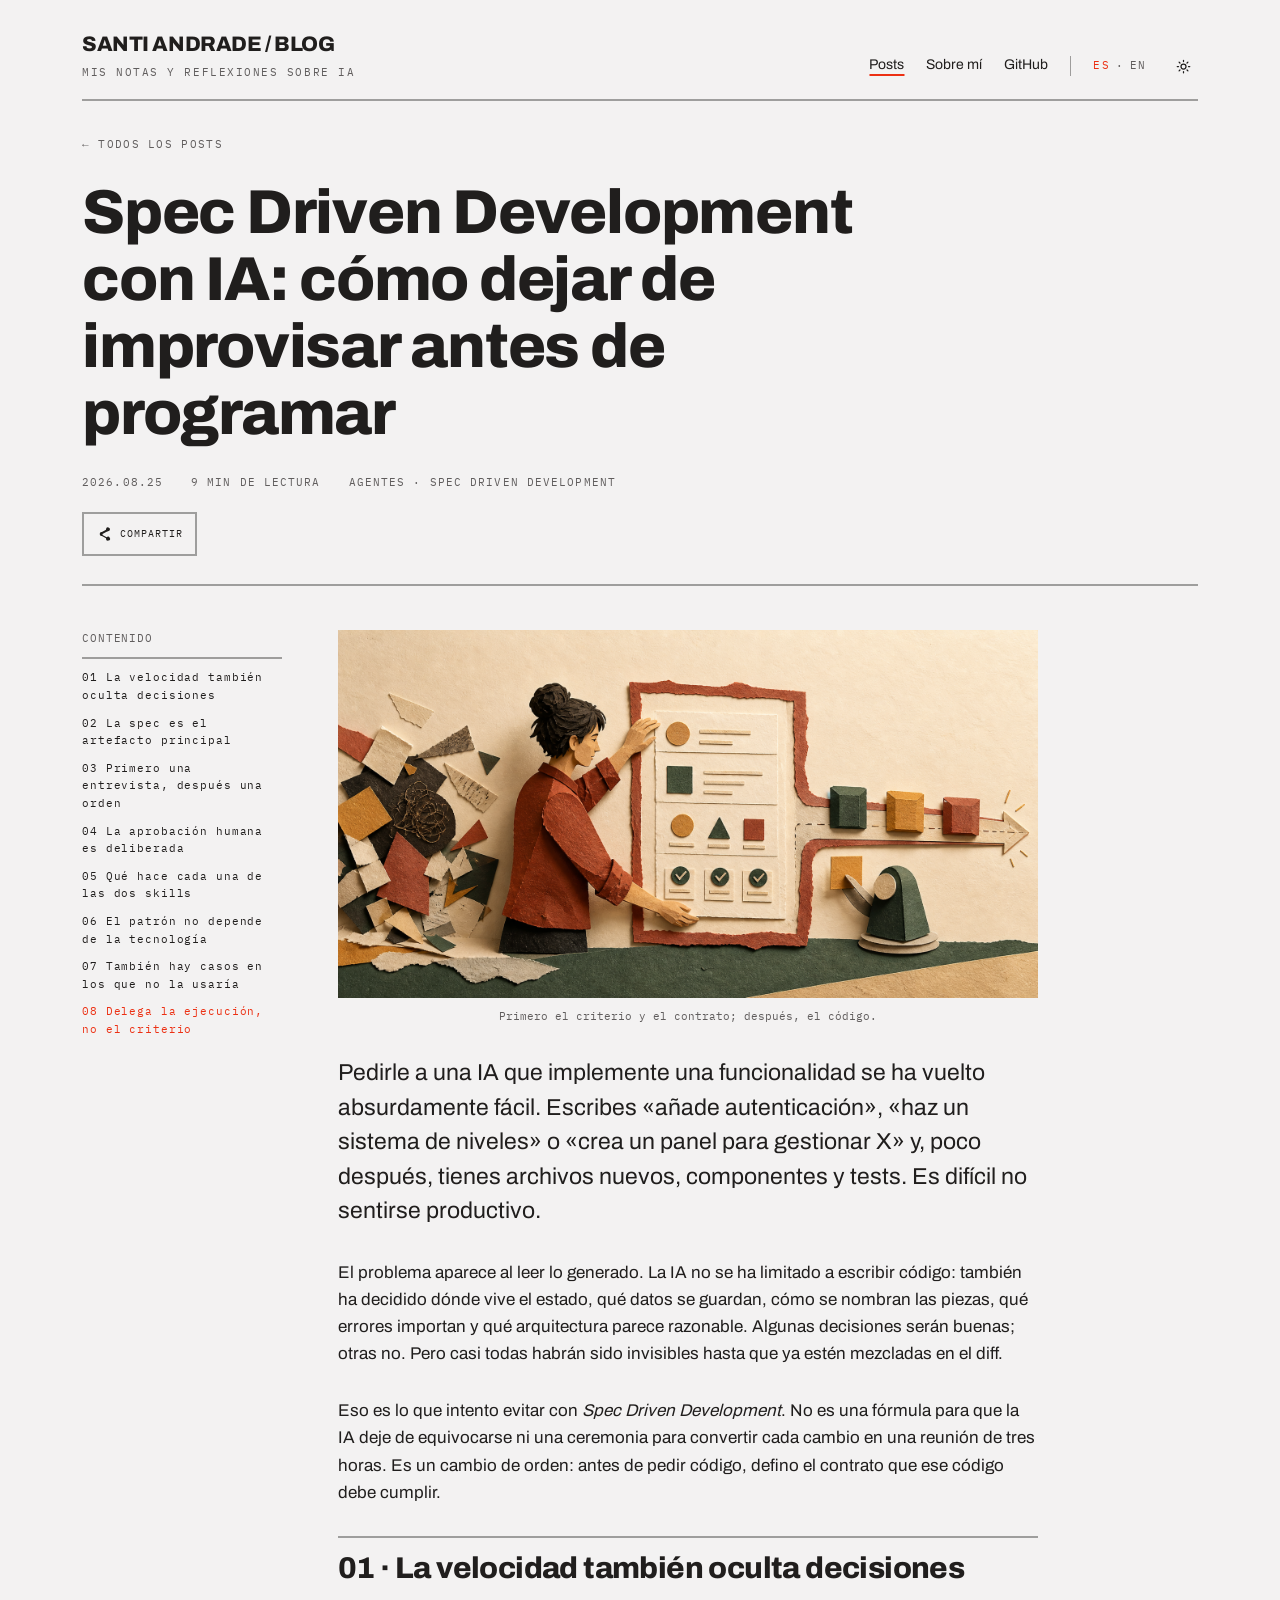
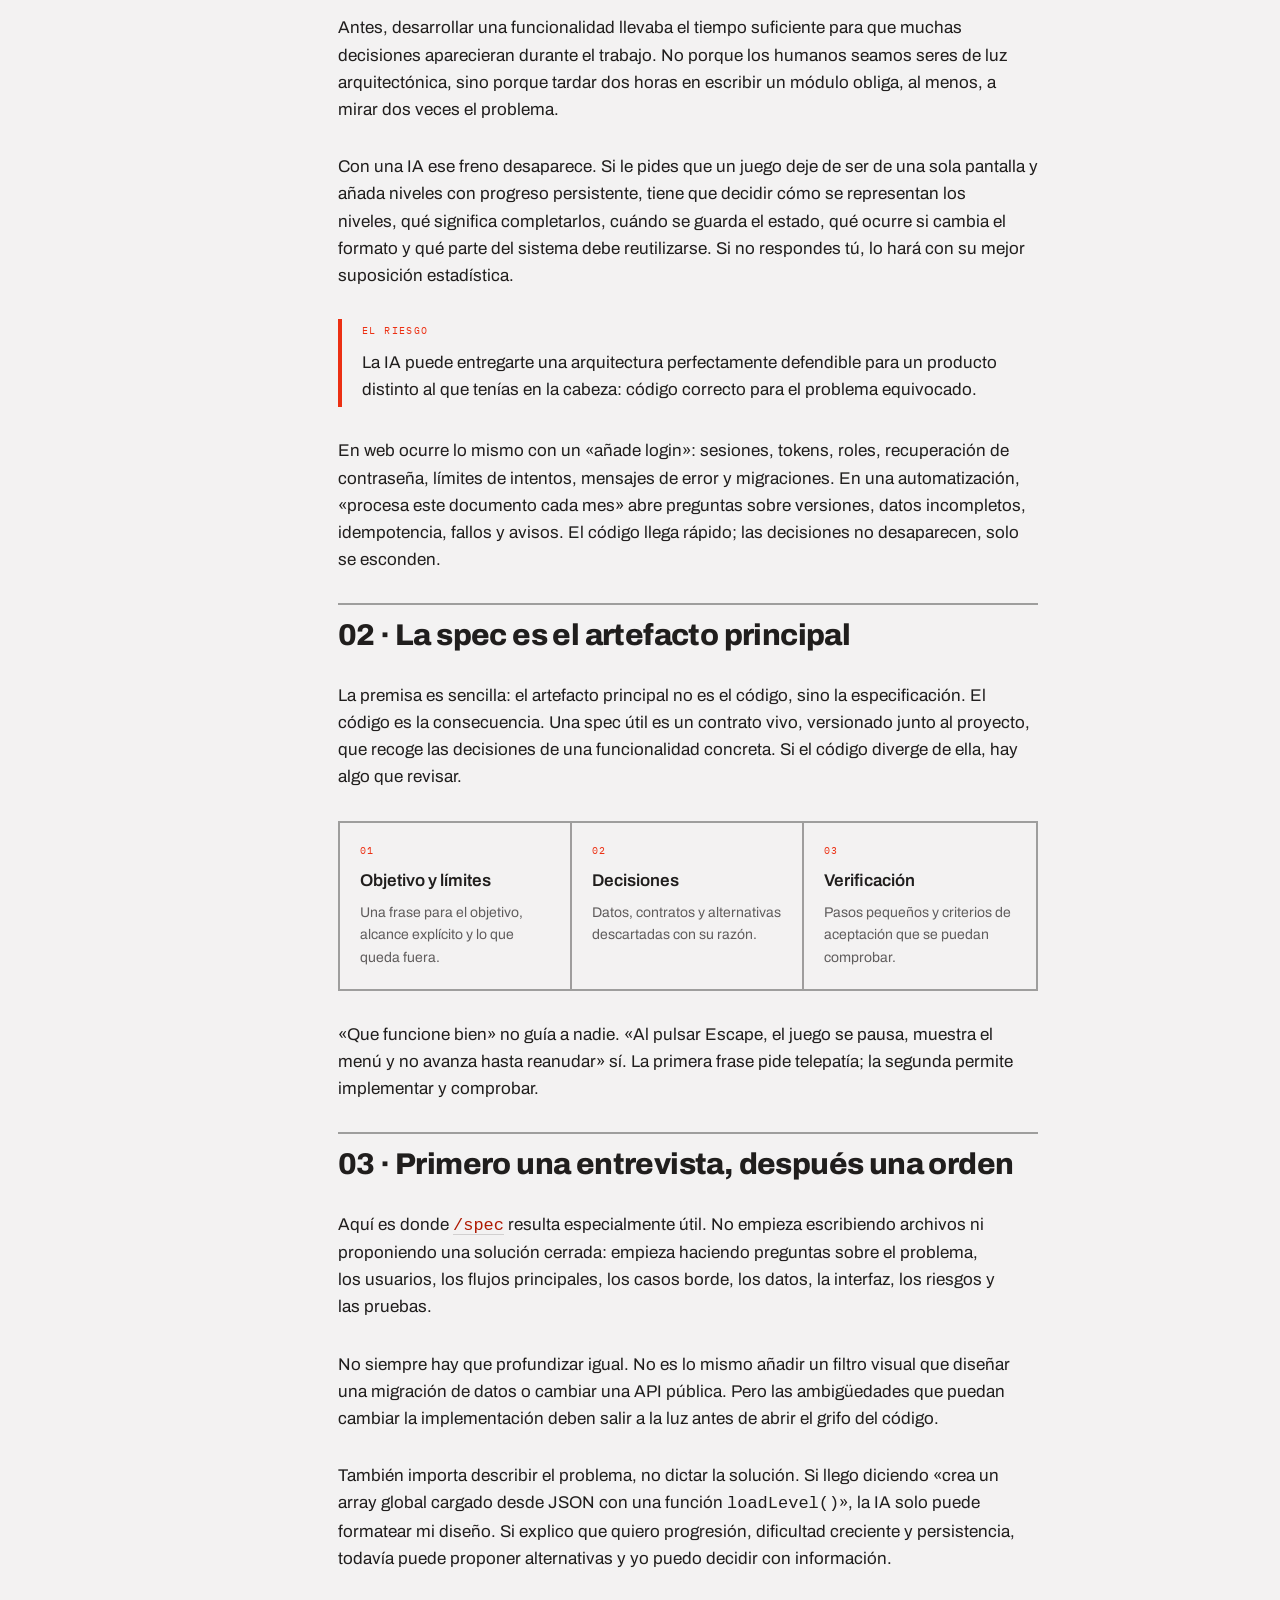
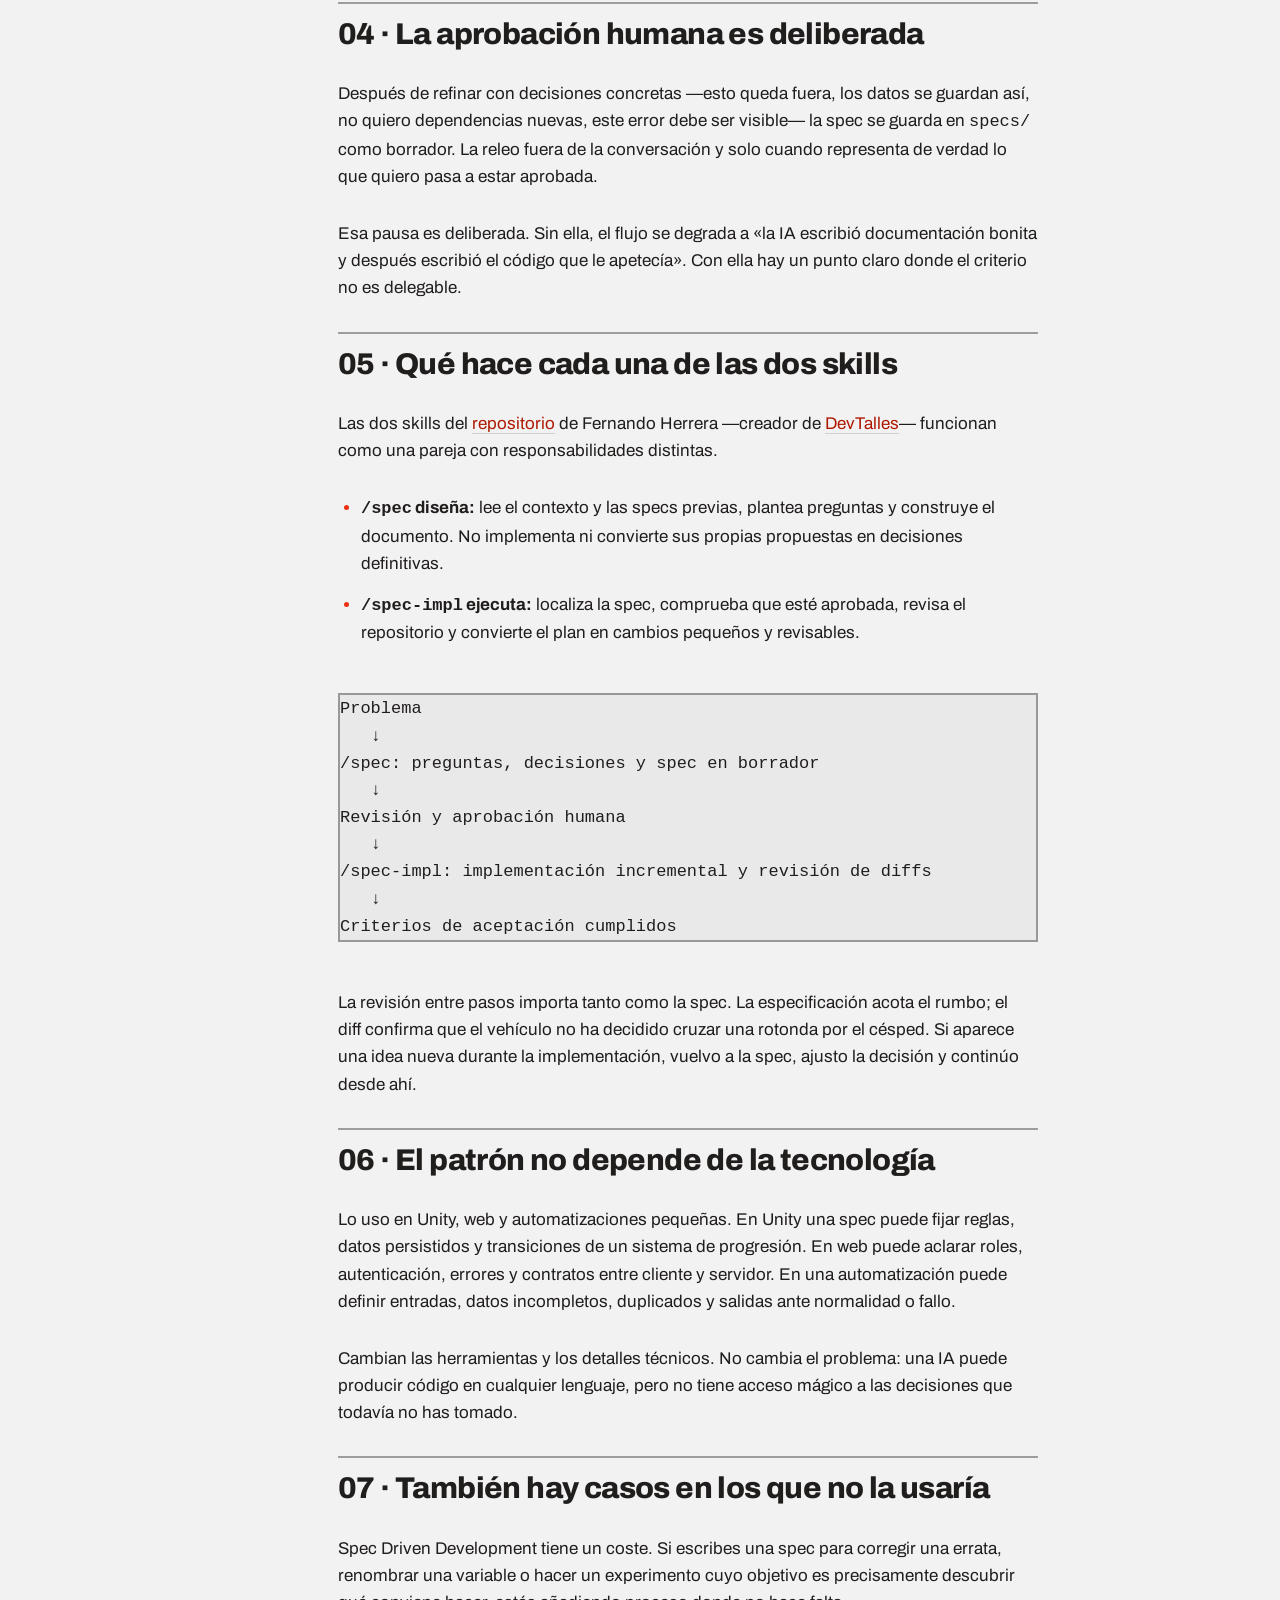
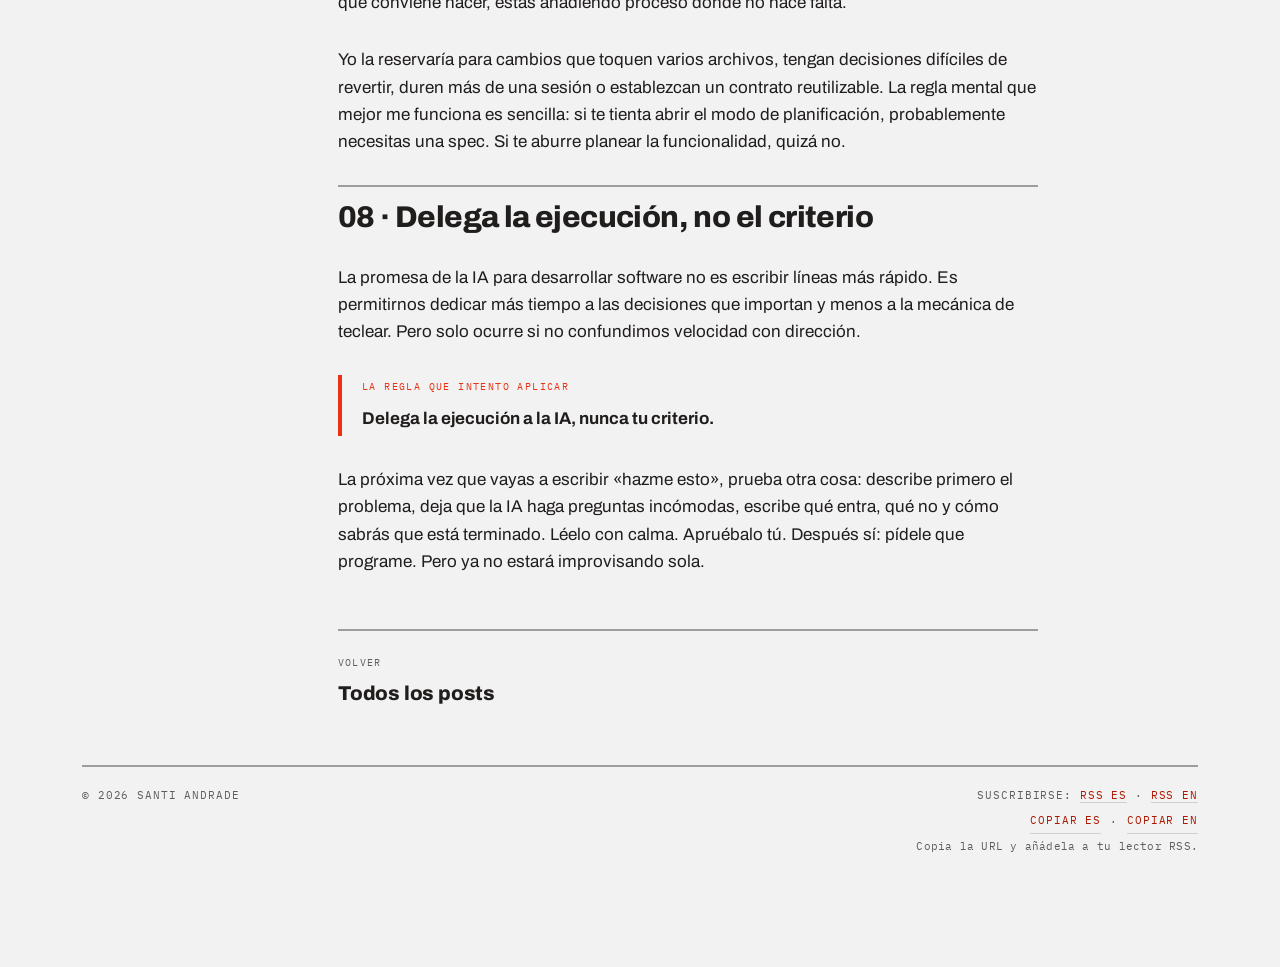
<file: spec-driven-development/index.html>
<!DOCTYPE html>
<html lang="es">
<head>
<meta charset="UTF-8">
<meta name="viewport" content="width=device-width, initial-scale=1">
<meta name="site-base" content="/blog/">
<meta name="site-origin" content="https://santiandrade.github.io">
<meta name="initial-post" content="spec-driven-development">
<base href="../">
<meta name="description" content="Antes de pedir código a una IA, defino el contrato: objetivos, límites, decisiones y pruebas. Así uso /spec y /spec-impl para reducir improvisación y convertir el código generado en una implementación verificable.">
<meta property="og:type" content="article">
<meta property="og:title" content="Spec Driven Development con IA: cómo dejar de improvisar antes de programar / Santi Andrade">
<meta property="og:description" content="Antes de pedir código a una IA, defino el contrato: objetivos, límites, decisiones y pruebas. Así uso /spec y /spec-impl para reducir improvisación y convertir el código generado en una implementación verificable.">
<meta property="og:url" content="https://santiandrade.github.io/blog/spec-driven-development/">
<meta property="og:site_name" content="Santi Andrade / Blog">
<meta property="og:image" content="https://santiandrade.github.io/blog/assets/posts/spec-driven-development.png">
<meta name="twitter:card" content="summary_large_image">
<meta name="twitter:image" content="https://santiandrade.github.io/blog/assets/posts/spec-driven-development.png">
<meta name="twitter:title" content="Spec Driven Development con IA: cómo dejar de improvisar antes de programar / Santi Andrade">
<meta name="twitter:description" content="Antes de pedir código a una IA, defino el contrato: objetivos, límites, decisiones y pruebas. Así uso /spec y /spec-impl para reducir improvisación y convertir el código generado en una implementación verificable.">
<link rel="canonical" href="https://santiandrade.github.io/blog/spec-driven-development/">
<link rel="alternate" type="application/rss+xml" title="Santi Andrade / Blog — Español" href="https://santiandrade.github.io/blog/feed.xml">
<link rel="alternate" type="application/rss+xml" title="Santi Andrade / Blog — English" href="https://santiandrade.github.io/blog/feed-en.xml">
<title>Spec Driven Development con IA: cómo dejar de improvisar antes de programar / Santi Andrade</title>
<link rel="stylesheet" href="css/styles.css">
</head>
<body>

<div class="page" data-r="page">

<header class="site-header" data-r="head">
  <div class="brand">
    <a href="#" class="brand-link" data-go="home">SANTI ANDRADE / BLOG</a>
    <span class="brand-tagline"><span data-l="es">MIS NOTAS Y REFLEXIONES SOBRE IA</span><span data-l="en">MY NOTES AND REFLECTIONS ON AI</span></span>
  </div>
  <nav class="site-nav">
    <a href="#" class="nav-link" data-nav="home" data-go="home"><span data-l="es">Posts</span><span data-l="en">Posts</span></a>
    <a href="#" class="nav-link" data-nav="about" data-go="about"><span data-l="es">Sobre mí</span><span data-l="en">About</span></a>
    <a href="https://github.com/santiandrade" class="nav-link" target="_blank" rel="noopener">GitHub</a>
    <span class="nav-sep"></span>
    <div class="lang-switch">
      <button type="button" class="lang-btn" data-set-lang="es">ES</button>
      <span class="lang-switch-sep">·</span>
      <button type="button" class="lang-btn" data-set-lang="en">EN</button>
    </div>
    <button type="button" class="theme-toggle" data-theme-toggle aria-label="Cambiar tema" title="Claro / Oscuro">
      <svg data-icon="sun" width="15" height="15" viewBox="0 0 24 24" fill="none" stroke="currentColor" stroke-width="2" stroke-linecap="round"><circle cx="12" cy="12" r="4"></circle><path d="M12 2v2M12 20v2M4.93 4.93l1.41 1.41M17.66 17.66l1.41 1.41M2 12h2M20 12h2M6.34 17.66l-1.41 1.41M19.07 4.93l-1.41 1.41"></path></svg>
      <svg data-icon="moon" width="15" height="15" viewBox="0 0 24 24" fill="none" stroke="currentColor" stroke-width="2" stroke-linecap="round"><path d="M12 3a6 6 0 0 0 9 9 9 9 0 1 1-9-9Z"></path></svg>
    </button>
  </nav>
</header>

<!-- ─────────── HOME ─────────── -->
<main data-screen="home">
  <section class="hero" data-r="cols">
    <h1 class="hero-title">
      <span data-l="es">Delega la ejecución a la IA, nunca tu criterio.</span>
      <span data-l="en">Delegate execution to AI, never your judgement.</span>
    </h1>
    <div class="hero-copy">
      <p class="hero-lede">
        <span data-l="es">Escribo sobre lo que construyo con IA y reflexiono sobre ello. Casos de uso, herramientas, desarrollo, pensamientos...</span><span data-l="en">I write about what I build with AI and reflect on it. Use cases, tools, development, thoughts...</span>
      </p>
      <p class="hero-meta" data-post-meta>
        <span data-l="es">6 posts · actualizado septiembre 2026</span><span data-l="en">6 posts · updated September 2026</span>
      </p>
    </div>
  </section>

  <section class="search-bar" data-r="search">
    <input type="search" data-search class="search-input" placeholder="Buscar…">
    <div class="tag-bar" data-tagbar></div>
  </section>

  <div class="post-list" data-postlist>
    <p class="empty-state" data-empty hidden><span data-l="es">No hay posts que coincidan con la búsqueda.</span><span data-l="en">No posts match your search.</span></p>
  </div>
</main>

<!-- ─────────── POST ─────────── -->
<main data-screen="post">
  <div class="post-back">
    <a href="#" class="back-link" data-go="home"><span data-l="es">← Todos los posts</span><span data-l="en">← All posts</span></a>
  </div>

  <header class="post-header" data-post-header></header>

  <div class="post-doc" data-r="doc">
    <aside class="post-toc" data-post-toc>
      <span class="post-toc-label"><span data-l="es">Contenido</span><span data-l="en">Contents</span></span>
    </aside>

    <article class="post-body" data-post-body></article>
  </div>
</main>

<!-- ─────────── ABOUT ─────────── -->
<main data-screen="about">
  <section class="about-hero" data-r="cols">
    <div class="about-hero-text" data-about-hero-text></div>
    <div class="about-portrait" data-about-portrait></div>
  </section>

  <section class="about-section" data-r="cols">
    <h2 class="about-section-label" data-about-tools-label></h2>
    <div class="tool-grid" data-about-tools></div>
  </section>

  <section class="about-section" data-r="cols">
    <h2 class="about-section-label" data-about-contact-label></h2>
    <div class="contact-links" data-about-contact></div>
  </section>
</main>

<footer class="site-footer">
  <span>© <span data-year></span> Santi Andrade</span>
  <div class="rss-subscription">
    <span class="rss-links"><span data-l="es">Suscribirse:</span><span data-l="en">Subscribe:</span> <a class="rss-link" href="https://santiandrade.github.io/blog/feed.xml" aria-label="RSS en español">RSS ES</a> · <a class="rss-link" href="https://santiandrade.github.io/blog/feed-en.xml" aria-label="RSS in English">RSS EN</a></span>
    <span class="rss-copy-actions">
      <button type="button" class="rss-copy-btn" data-copy-rss="https://santiandrade.github.io/blog/feed.xml"><span data-l="es">Copiar ES</span><span data-l="en">Copy ES</span></button>
      <span aria-hidden="true">·</span>
      <button type="button" class="rss-copy-btn" data-copy-rss="https://santiandrade.github.io/blog/feed-en.xml"><span data-l="es">Copiar EN</span><span data-l="en">Copy EN</span></button>
    </span>
    <span class="rss-help"><span data-l="es">Copia la URL y añádela a tu lector RSS.</span><span data-l="en">Copy the URL and add it to your RSS reader.</span></span>
    <span class="rss-copy-status" data-rss-copy-status role="status" aria-live="polite" aria-atomic="true"></span>
  </div>
</footer>

</div>

<script src="js/data/tags.js" defer></script>
<script src="js/data/about.js" defer></script>
<script src="js/data/posts-meta.js" defer></script>
<script src="js/data/posts/hermes-agent.js" defer></script>
<script src="js/data/posts/segundo-cerebro-obsidian-hermes.js" defer></script>
<script src="js/data/posts/automatizaciones-ia-que-saben-cuando-callarse.js" defer></script>
<script src="js/data/posts/pdf-mensual-aviso-diario-automatizacion-familiar.js" defer></script>
<script src="js/data/posts/spec-driven-development.js" defer></script>
<script src="js/data/posts/city-generator-unity-ia-spec-driven-development.js" defer></script>
<!-- Cada post nuevo añade aquí su propio <script src="js/data/posts/<id>.js" defer> -->
<script src="js/main.js" defer></script>
<!-- Cloudflare Web Analytics --><script type='module' src='https://static.cloudflareinsights.com/beacon.min.js' data-cf-beacon='{"token": "be5500f960274573ae7186c8de15dc3d"}'></script><!-- End Cloudflare Web Analytics -->
</body>
</html>
</file>
<file: css/styles.css>
/* ---------- Fuentes auto-alojadas ---------- */
@font-face{
  font-family:"Archivo";
  font-style:normal;
  font-weight:100 900;
  font-display:swap;
  src:url("../fonts/archivo-variable.woff2") format("woff2");
}
@font-face{
  font-family:"IBM Plex Mono";
  font-style:normal;
  font-weight:400;
  font-display:swap;
  src:url("../fonts/ibm-plex-mono-400.woff2") format("woff2");
}
@font-face{
  font-family:"IBM Plex Mono";
  font-style:normal;
  font-weight:500;
  font-display:swap;
  src:url("../fonts/ibm-plex-mono-500.woff2") format("woff2");
}

/* ---------- Custom properties de color ---------- */
:root{
  --bg:#f3f2f2;
  --surface:#eae9e9;
  --ink:#201e1d;
  --muted:#605d5d;
  --line:rgba(32,30,29,.4);
  --hair:rgba(32,30,29,.16);
  --accent:#ec3013;
  --accent-deep:#ae1800;
  --code-bg:#eae9e9;
}
html[data-theme="dark"]{
  --bg:#1a1918;
  --surface:#232120;
  --ink:#f3f2f2;
  --muted:#a5a1a1;
  --line:rgba(243,242,242,.34);
  --hair:rgba(243,242,242,.14);
  --accent:#ff563c;
  --accent-deep:#ff9783;
  --code-bg:#232120;
}

/* ---------- Reset y tipografía base ---------- */
*,*::before,*::after{box-sizing:border-box}
body{margin:0;background:var(--bg);color:var(--ink);font-family:"Archivo",system-ui,sans-serif;font-size:17px;line-height:1.6;-webkit-font-smoothing:antialiased}
h1,h2,h3,h4{font-family:"Archivo",system-ui,sans-serif;font-weight:800;letter-spacing:-.02em;line-height:1.08;margin:0}
p{margin:0}
a{color:var(--accent-deep);text-decoration:none;border-bottom:1px solid var(--hair)}
a:hover{color:var(--accent);border-bottom-color:var(--accent)}
button{font-family:inherit}
::selection{background:var(--accent);color:#fff}
:focus-visible{outline:2px solid var(--accent);outline-offset:2px}

/* ---------- Reglas de idioma / tema / ruta ---------- */
html[data-lang="en"] [data-l="es"]{display:none}
html:not([data-theme="dark"]) [data-icon="moon"]{display:none}
html[data-theme="dark"] [data-icon="sun"]{display:none}
html:not([data-lang="en"]) [data-l="en"]{display:none}
html:not([data-route]) [data-nav="home"],
html[data-route="home"] [data-nav="home"],
html[data-route="post"] [data-nav="home"],
html[data-route="about"] [data-nav="about"]{
  text-decoration:underline;
  text-decoration-thickness:2px;
  text-underline-offset:5px;
  text-decoration-color:var(--accent);
}
[data-screen]{display:none}
html:not([data-route]) [data-screen="home"],
html[data-route="home"] [data-screen="home"],
html[data-route="post"] [data-screen="post"],
html[data-route="about"] [data-screen="about"]{display:block}

/* ---------- Responsive ---------- */
@media (max-width:820px){
  [data-r="page"]{padding-left:18px!important;padding-right:18px!important}
  [data-r="head"]{grid-template-columns:1fr!important;align-items:start!important;gap:14px!important}
  [data-r="head"] nav{flex-wrap:wrap;gap:14px 18px!important}
  [data-r="cols"],[data-r="search"],[data-r="banner"],[data-r="three"],[data-r="pair"],[data-r="doc"]{grid-template-columns:minmax(0,1fr)!important}
  [data-r="doc"]>article,[data-r="card"]>div{min-width:0}
  [data-r="cols"],[data-r="doc"]{gap:26px!important}
  [data-r="search"]{gap:16px!important}
  [data-r="doc"]{padding-top:28px!important}
  [data-r="doc"]>aside{position:static!important;top:auto!important}
  [data-r="card"]{grid-template-columns:1fr!important;gap:14px!important;padding:26px 0!important}
  [data-r="card"]>div:first-child{flex-direction:row!important;flex-wrap:wrap;gap:14px!important}
  [data-r="card"] h2{font-size:27px!important}
  [data-r="three"]>div{border-right:0!important;border-bottom:2px solid var(--line)}
  [data-r="three"]>div:last-child{border-bottom:0!important}
  [data-r="banner"]{padding:36px 20px!important;margin-top:40px!important;gap:24px!important;align-items:start!important}
  [data-r="banner"] p{white-space:normal!important;font-size:clamp(24px,6.4vw,34px)!important}
  [data-r="pair"]>a:last-child{text-align:left!important}
  [data-tagbar] button{padding:9px 12px!important}
  [data-screen="post"] table{font-size:13px!important;display:block;overflow-x:auto;white-space:nowrap}
  [data-screen="post"] pre{max-width:100%}
  [data-screen="post"] th,[data-screen="post"] td{padding-left:8px!important;padding-right:8px!important}
  [data-screen="post"] pre{font-size:11.5px!important}
  [data-screen="post"] h1{font-size:clamp(30px,8vw,42px)!important}
  [data-screen="post"] h2{font-size:25px!important}
  [data-screen="post"] article{gap:24px!important}
  footer{font-size:10px!important;flex-direction:column}
}
@media (max-width:520px){
  [data-r="head"] nav{font-size:13px!important;gap:12px 14px!important}
  [data-r="head"] nav .nav-sep{display:none}
  .post-table--stacked{display:block!important;overflow:visible!important;white-space:normal!important}
  .post-table--stacked thead{display:none}
  .post-table--stacked tbody,.post-table--stacked tr,.post-table--stacked td{display:block}
  .post-table--stacked tr{padding:10px 0;border-bottom:2px solid var(--line)}
  .post-table--stacked td{position:relative;min-height:30px;padding:4px 0 4px 42%!important;border:0!important}
  .post-table--stacked td::before{content:attr(data-label-es);position:absolute;left:0;width:38%;font-family:"IBM Plex Mono",monospace;font-size:9px;letter-spacing:.08em;text-transform:uppercase;color:var(--muted)}
  html[data-lang="en"] .post-table--stacked td::before{content:attr(data-label-en)}
}

/* ---------- Layout general ---------- */
.page{max-width:1180px;margin:0 auto;padding:0 32px 96px}

/* ---------- Header ---------- */
.site-header{display:grid;grid-template-columns:1fr auto;align-items:end;gap:24px;padding:28px 0 18px;border-bottom:2px solid var(--line)}
.brand{display:flex;flex-direction:column;gap:2px}
.brand-link{font-weight:800;font-size:21px;letter-spacing:-.02em;color:var(--ink);border:0;text-transform:uppercase}
.brand-tagline{font-family:"IBM Plex Mono",monospace;font-size:11px;letter-spacing:.14em;text-transform:uppercase;color:var(--muted)}
.site-nav{display:flex;align-items:center;gap:22px;font-size:14px}
.nav-link{color:var(--ink);border-bottom:2px solid transparent}
.nav-link:hover{border-bottom-color:var(--accent);color:var(--accent)}
.nav-sep{width:1px;height:20px;background:var(--line)}
.lang-switch{display:flex;align-items:center;gap:6px;font-size:11px;font-family:"IBM Plex Mono",monospace;letter-spacing:.1em}
.lang-switch-sep{color:var(--muted)}
.lang-btn{background:none;border:0;padding:5px 0;color:var(--muted);font:inherit;letter-spacing:inherit;cursor:pointer}
.lang-btn:hover{color:var(--accent)}
html[data-lang="es"] .lang-btn[data-set-lang="es"],
html[data-lang="en"] .lang-btn[data-set-lang="en"]{color:var(--accent)}
.theme-toggle{display:flex;align-items:center;justify-content:center;width:30px;height:30px;background:none;border:0;color:var(--ink);padding:0;cursor:pointer}
.theme-toggle:hover{color:var(--accent)}

/* ---------- Home ---------- */
.hero{display:grid;grid-template-columns:minmax(0,7fr) minmax(0,5fr);gap:48px;padding:56px 0 44px}
.hero-title{font-size:clamp(38px,5.2vw,68px)}
.hero-copy{display:flex;flex-direction:column;gap:18px;align-self:end}
.hero-lede{color:var(--muted);text-wrap:pretty}
.hero-meta{font-family:"IBM Plex Mono",monospace;font-size:12px;letter-spacing:.06em;color:var(--muted)}

.search-bar{display:grid;grid-template-columns:minmax(0,1fr) auto;gap:24px;align-items:center;padding:18px 0 26px}
.search-input{width:100%;background:transparent;border:0;border-bottom:2px solid var(--hair);color:var(--ink);font-family:"IBM Plex Mono",monospace;font-size:13px;letter-spacing:.04em;padding:8px 0;outline:none}
.search-input:focus{border-bottom-color:var(--accent)}

.tag-bar{display:flex;flex-wrap:wrap;gap:8px}
.tag-btn{background:none;color:var(--ink);border:2px solid var(--hair);padding:5px 11px;font-family:"IBM Plex Mono",monospace;font-size:11px;letter-spacing:.1em;text-transform:uppercase;cursor:pointer}
.tag-btn:hover{border-color:var(--accent);color:var(--accent)}
.tag-btn.is-active{background:var(--ink);color:var(--bg);border-color:var(--ink)}

.post-list{display:flex;flex-direction:column}
.post-card{display:grid;grid-template-columns:170px minmax(0,1fr);gap:40px;padding:34px 0;border-bottom:2px solid var(--line)}
.post-card:last-of-type{border-bottom:0}
.post-card-meta{display:flex;flex-direction:column;gap:7px;font-family:"IBM Plex Mono",monospace;font-size:10px;letter-spacing:.12em;text-transform:uppercase;color:var(--muted)}
.post-card-content{display:flex;flex-direction:column;gap:14px}
.post-card-content h2{font-size:clamp(27px,3.4vw,42px);line-height:1.12}
.post-card-content h2 a{color:var(--ink);border:0}
.post-card-content h2 a:hover{color:var(--accent)}
.post-card-image{display:block;width:100%;height:auto;border:2px solid var(--line)}
.post-card-content>p{width:100%;color:var(--muted)}
.post-card-readmore{align-self:flex-start;font-family:"IBM Plex Mono",monospace;font-size:12px;letter-spacing:.06em;text-transform:uppercase;color:var(--accent-deep);border-bottom:1px solid var(--hair)}
.post-card-readmore:hover{color:var(--accent);border-bottom-color:var(--accent)}
.post-card-tags{display:flex;flex-wrap:wrap;gap:8px}
.post-card-tags>span{border:1px solid var(--hair);padding:4px 8px;font-family:"IBM Plex Mono",monospace;font-size:9px;letter-spacing:.1em;text-transform:uppercase;color:var(--muted)}
.empty-state{padding:40px 0;border-bottom:2px solid var(--line);font-family:"IBM Plex Mono",monospace;font-size:13px;color:var(--muted)}

/* ---------- Post ---------- */
.post-back{padding:28px 0 0}
.back-link{font-family:"IBM Plex Mono",monospace;font-size:11px;letter-spacing:.12em;text-transform:uppercase;color:var(--muted);border:0}
.back-link:hover{color:var(--accent)}

.post-header{padding:24px 0 28px;border-bottom:2px solid var(--line)}
.post-kicker{font-family:"IBM Plex Mono",monospace;font-size:11px;letter-spacing:.14em;text-transform:uppercase;color:var(--accent);margin-bottom:16px}
.post-title{font-size:clamp(36px,5vw,62px);max-width:22ch}
.post-meta{display:flex;flex-wrap:wrap;gap:28px;margin-top:26px;font-family:"IBM Plex Mono",monospace;font-size:11px;letter-spacing:.1em;text-transform:uppercase;color:var(--muted)}
.post-actions{display:flex;margin-top:20px}
.post-share{display:inline-flex;align-items:center;gap:8px;min-height:44px;background:transparent;color:var(--ink);border:2px solid var(--line);padding:8px 12px;font-family:"IBM Plex Mono",monospace;font-size:10px;letter-spacing:.1em;text-transform:uppercase;cursor:pointer}
.post-share:hover{border-color:var(--accent);color:var(--accent)}

.post-doc{display:grid;grid-template-columns:200px minmax(0,1fr);gap:56px;padding-top:44px}
.post-toc{position:sticky;top:32px;align-self:start;display:flex;flex-direction:column;gap:10px;font-family:"IBM Plex Mono",monospace;font-size:11px;letter-spacing:.08em}
.post-toc-label{text-transform:uppercase;color:var(--muted);padding-bottom:10px;border-bottom:2px solid var(--line)}
.post-toc a{color:var(--ink);border:0;transition:color .15s ease}
.post-toc a:hover{color:var(--accent)}
.post-toc a.is-active{color:var(--accent)}

.post-body{max-width:70ch;display:flex;flex-direction:column;gap:30px}
.post-intro{font-size:23px;line-height:1.5;text-wrap:pretty}
.post-body p{text-wrap:pretty}
.post-hero{margin:0;display:flex;flex-direction:column;align-items:center;gap:10px}
.post-hero img{display:block;max-width:100%;height:auto}
.post-hero figcaption{font-family:"IBM Plex Mono",monospace;font-size:11px;color:var(--muted);text-align:center}
.post-body h2{font-size:30px;padding-top:14px;border-top:2px solid var(--line)}
.post-bullets{margin:0;padding-left:1.35em;display:flex;flex-direction:column;gap:14px}
.post-bullets li::marker{color:var(--accent)}

.post-figure{margin:0;display:flex;flex-direction:column;gap:10px}
.post-figure-placeholder{aspect-ratio:16/9;background-image:repeating-linear-gradient(135deg,var(--hair) 0 1px,transparent 1px 9px);border:2px solid var(--line);display:flex;align-items:flex-end;padding:16px}
.post-figure-placeholder span{font-family:"IBM Plex Mono",monospace;font-size:11px;letter-spacing:.1em;text-transform:uppercase;color:var(--muted);background:var(--bg);padding:4px 8px}
.post-figure figcaption{font-family:"IBM Plex Mono",monospace;font-size:11px;color:var(--muted)}

.post-video{margin:0;display:flex;flex-direction:column;gap:10px}
.post-video-frame{position:relative;aspect-ratio:16/9;border:2px solid var(--line);background:var(--code-bg)}
.post-video-frame iframe{position:absolute;inset:0;width:100%;height:100%;border:0;display:block}
.post-video figcaption{font-family:"IBM Plex Mono",monospace;font-size:11px;color:var(--muted)}

.post-three{display:grid;grid-template-columns:repeat(3,minmax(0,1fr));border:2px solid var(--line)}
.post-three-col{padding:20px;border-right:2px solid var(--line);display:flex;flex-direction:column;gap:8px}
.post-three-col:last-child{border-right:0}
.post-three-col strong{font-weight:600}
.post-three-col p{font-size:14px;color:var(--muted)}
.post-three-kicker{font-family:"IBM Plex Mono",monospace;font-size:10px;letter-spacing:.12em;text-transform:uppercase;color:var(--accent)}

.code-block{position:relative;border:2px solid var(--line);background:var(--code-bg)}
.code-block-header{display:flex;justify-content:space-between;align-items:center;padding:10px 14px;border-bottom:2px solid var(--line)}
.code-block-filename{font-family:"IBM Plex Mono",monospace;font-size:10px;letter-spacing:.12em;text-transform:uppercase;color:var(--muted)}
.code-copy-btn{background:none;border:2px solid var(--hair);color:var(--ink);padding:3px 9px;font-family:"IBM Plex Mono",monospace;font-size:10px;letter-spacing:.1em;text-transform:uppercase;cursor:pointer}
.code-copy-btn:hover{border-color:var(--accent);color:var(--accent)}
.code-block-pre{margin:0;padding:18px 14px;overflow-x:auto;font-family:"IBM Plex Mono",monospace;font-size:13px;line-height:1.7}

.post-table{width:100%;border-collapse:collapse;font-size:15px}
.post-table th{text-align:left;padding:10px 12px;border-bottom:2px solid var(--line);font-family:"IBM Plex Mono",monospace;font-size:10px;letter-spacing:.12em;text-transform:uppercase;color:var(--muted)}
.post-table td{padding:12px;border-bottom:1px solid var(--hair)}

.post-callout{border-left:4px solid var(--accent);padding:4px 0 4px 20px;display:flex;flex-direction:column;gap:10px}
.post-callout-label{font-family:"IBM Plex Mono",monospace;font-size:10px;letter-spacing:.14em;text-transform:uppercase;color:var(--accent)}

.post-pair{display:grid;grid-template-columns:repeat(2,minmax(0,1fr));gap:24px;border-top:2px solid var(--line);padding-top:24px;margin-top:24px}
.post-pair-link{display:flex;flex-direction:column;gap:6px;color:var(--ink);border:0}
.post-pair-link:hover{color:var(--accent)}
.post-pair-link--next{text-align:right}
.post-pair--single{grid-template-columns:minmax(0,1fr)}
.post-pair-kicker{font-family:"IBM Plex Mono",monospace;font-size:10px;letter-spacing:.12em;text-transform:uppercase;color:var(--muted)}
.post-pair-link strong{font-size:20px;font-weight:800;letter-spacing:-.01em}

/* ---------- About ---------- */
.about-hero{display:grid;grid-template-columns:minmax(0,7fr) minmax(0,5fr);gap:56px;padding:36px 0 44px;border-bottom:2px solid var(--line)}
.about-hero-text{display:flex;flex-direction:column;gap:26px}
.about-hero-text h1{font-size:clamp(36px,4.6vw,58px)}
.about-lede{font-size:20px;line-height:1.55;text-wrap:pretty;max-width:56ch}
.about-muted{color:var(--muted);text-wrap:pretty;max-width:60ch}
.about-portrait{display:flex;flex-direction:column;gap:10px}
.about-portrait-img{width:100%;aspect-ratio:4/5;object-fit:cover;border:2px solid var(--line);filter:grayscale(1) contrast(1.08)}

.about-section{display:grid;grid-template-columns:200px minmax(0,1fr);gap:56px;padding:44px 0;border-bottom:2px solid var(--line)}
.about-section:last-child{border-bottom:0}
.about-section-label{font-size:13px;font-family:"IBM Plex Mono",monospace;font-weight:500;letter-spacing:.14em;text-transform:uppercase;color:var(--muted)}

.tool-grid{display:grid;grid-template-columns:repeat(auto-fit,minmax(210px,1fr));gap:2px;background:var(--line)}
.tool-card{background:var(--bg);padding:18px;display:flex;flex-direction:column;gap:6px}
.tool-card strong{font-weight:600}
.tool-card span{font-size:14px;color:var(--muted)}

.contact-links{display:flex;flex-wrap:wrap;gap:28px;font-size:18px}

/* ---------- Footer ---------- */
.site-footer{display:flex;flex-wrap:wrap;justify-content:space-between;align-items:flex-start;gap:20px 32px;border-top:2px solid var(--line);padding-top:20px;margin-top:56px;font-family:"IBM Plex Mono",monospace;font-size:11px;letter-spacing:.08em;text-transform:uppercase;color:var(--muted)}
.rss-subscription{display:flex;max-width:620px;flex-direction:column;align-items:flex-end;gap:5px}
.rss-copy-actions{display:flex;align-items:center;gap:9px}
.rss-copy-btn{appearance:none;min-height:24px;background:none;border:0;border-bottom:1px solid var(--hair);padding:2px 0;color:var(--accent-deep);font:inherit;letter-spacing:inherit;text-transform:inherit;cursor:pointer}
.rss-copy-btn:hover{color:var(--accent);border-bottom-color:var(--accent)}
.rss-help,.rss-copy-status{text-align:right;text-transform:none;letter-spacing:.02em;line-height:1.45}
.rss-help{color:var(--muted)}
.rss-copy-status{min-height:1.45em;color:var(--accent-deep)}

@media (max-width:820px){
  .rss-subscription{max-width:100%;align-items:flex-start}
  .rss-copy-btn{min-height:36px;padding:6px 0}
  .rss-help,.rss-copy-status{text-align:left}
}
</file>
